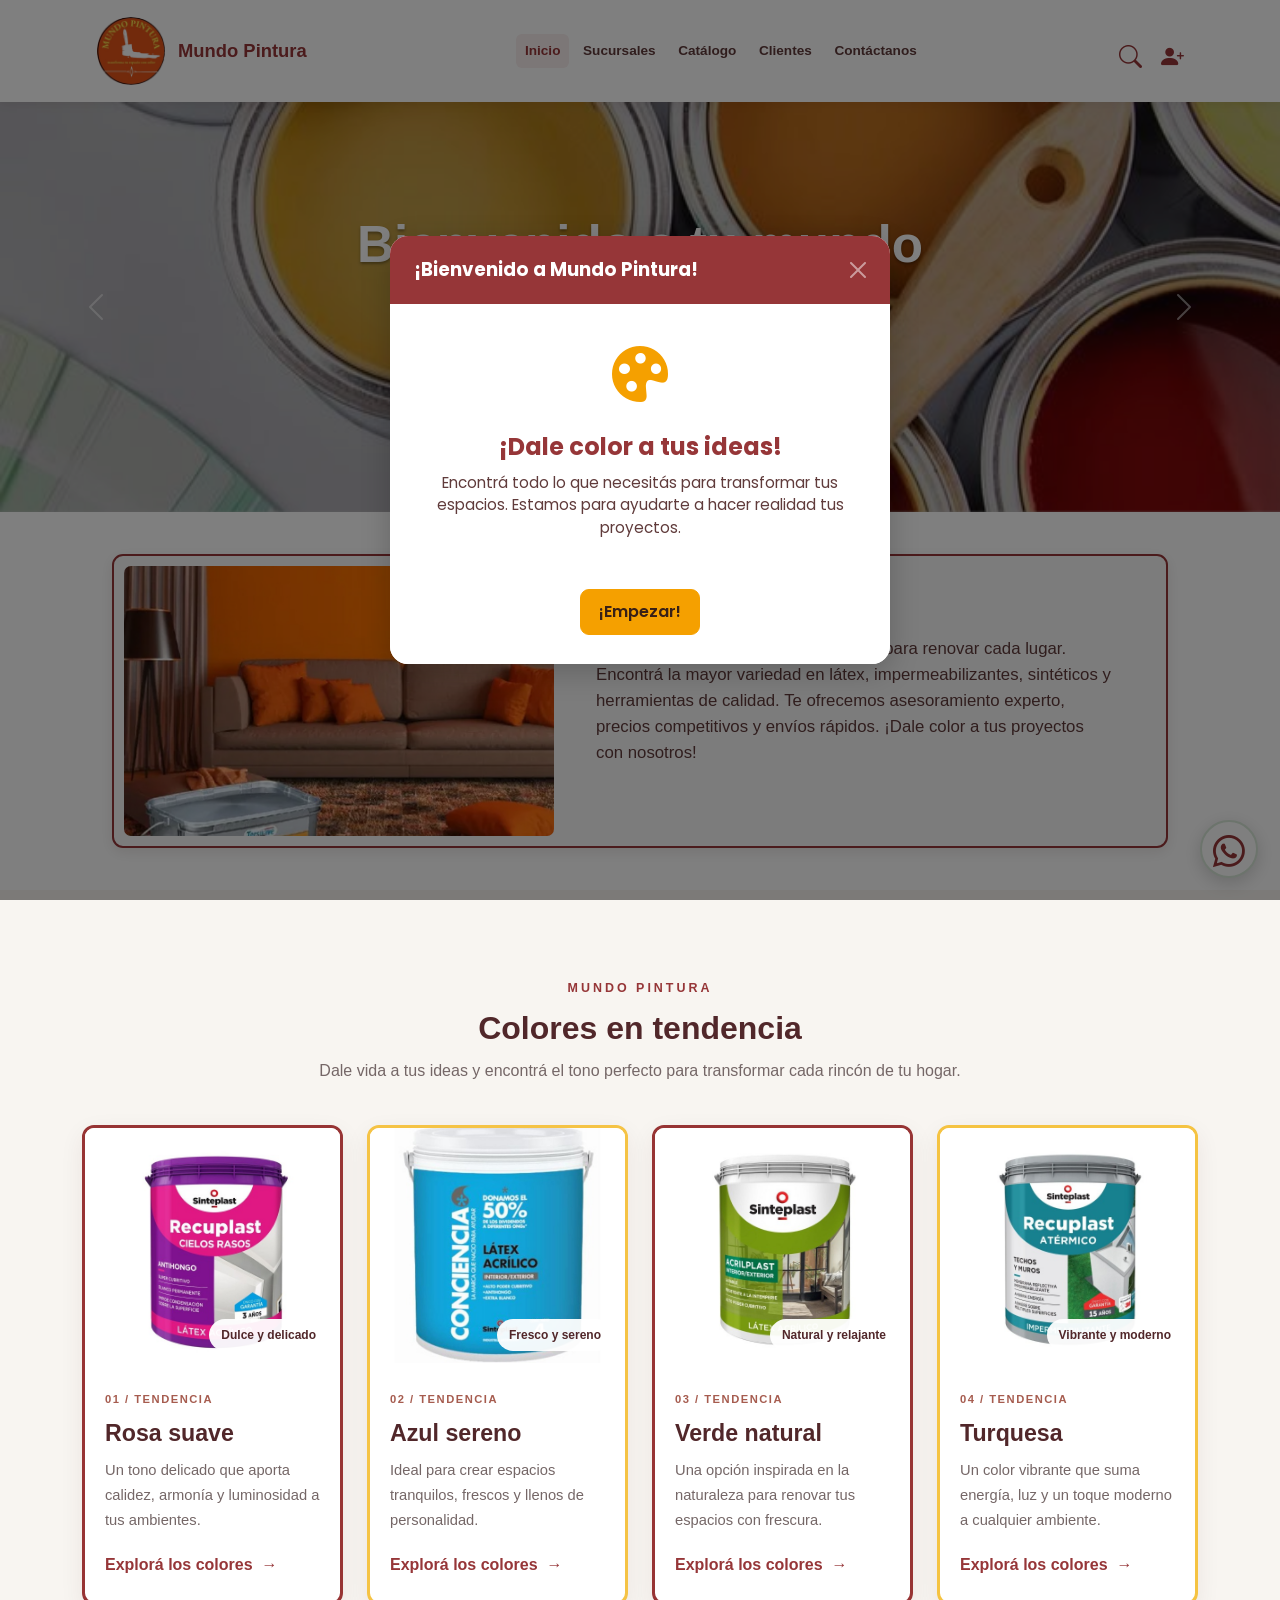
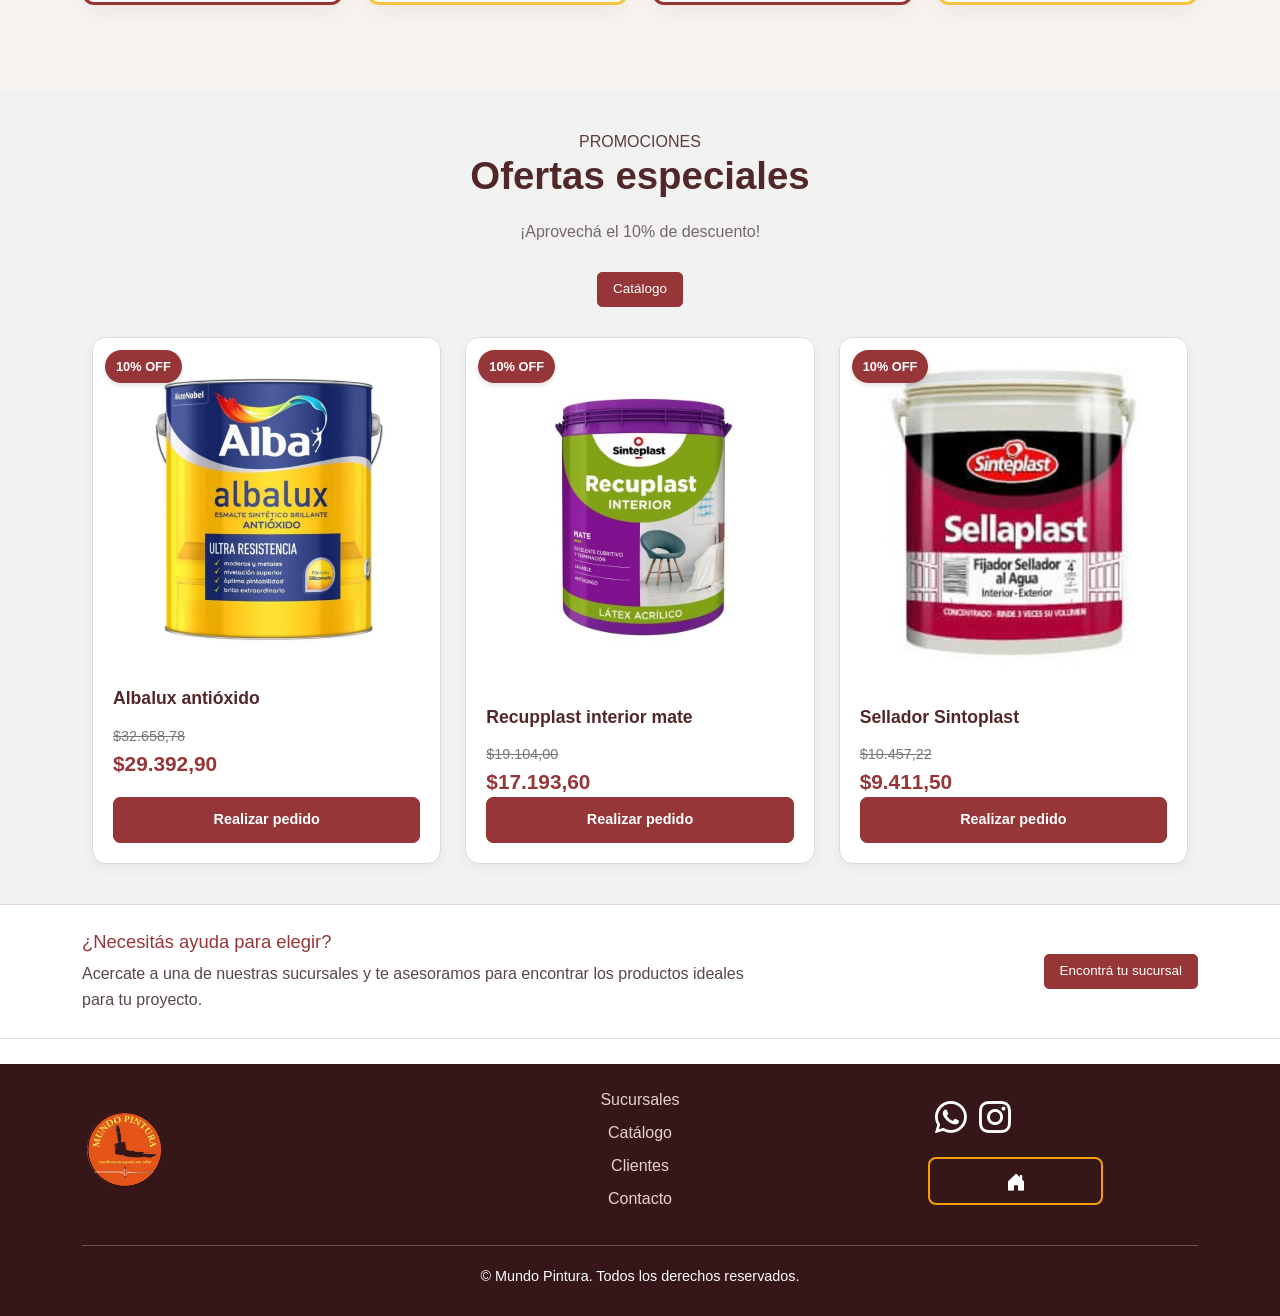
<file: index.html>
<!DOCTYPE html>
<html lang="es">

<head>
  <meta charset="UTF-8">
  <meta name="viewport" content="width=device-width, initial-scale=1.0">
 <link rel="icon" type="image/jpeg" href="img/lo1.png">

  <title>Mundo Pintura | Inicio</title>

  <!-- Bootstrap 5 -->
  <link
    href="https://cdn.jsdelivr.net/npm/bootstrap@5.3.3/dist/css/bootstrap.min.css"
    rel="stylesheet"
  >

  <!-- Bootstrap Icons -->
   <link rel="stylesheet" href="https://cdn.jsdelivr.net/npm/bootstrap-icons@1.11.3/font/bootstrap-icons.min.css">

  <!-- Tipografía externa Google Fonts: Poppins -->
<link rel="preconnect" href="https://fonts.googleapis.com">
<link rel="preconnect" href="https://fonts.gstatic.com" crossorigin>
<link href="https://fonts.googleapis.com/css2?family=Poppins:wght@400;500;600;700&display=swap" rel="stylesheet">


  <!-- Estilos propios -->
  <link href="style.css" rel="stylesheet">
</head>

<body>

  <!-- ========================================
       1. ENCABEZADO Y NAVEGACIÓN
  ========================================= -->

  <header class="site-header sticky-top">

   <nav class="navbar navbar-expand-lg navbar-contacto">
    <div class="container">

      <a class="navbar-brand d-flex align-items-center gap-2"
         href="index.html">
        <img src="img/lo1.png" alt="Logo Mundo Pintura">
        <span>Mundo Pintura</span>
      </a>

        <!-- Botón del menú para celulares -->
        <button
          class="navbar-toggler"
          type="button"
          data-bs-toggle="collapse"
          data-bs-target="#menuPrincipal"
          aria-controls="menuPrincipal"
          aria-expanded="false"
          aria-label="Abrir menú"
        >
          <span class="navbar-toggler-icon"></span>
        </button>

        <!-- Enlaces de navegación -->
        <div class="collapse navbar-collapse" id="menuPrincipal">

          <ul class="navbar-nav mx-auto align-items-lg-center">
<li class="nav-item"><a class="nav-link active" href="index.html">Inicio</a></li>
<li class="nav-item"><a class="nav-link" href="sucursale.html">Sucursales</a></li>
<li class="nav-item"><a class="nav-link" href="catalogo.html">Catálogo</a></li>
<li class="nav-item"><a class="nav-link" href="clientes.html">Clientes</a></li>
<li class="nav-item"><a class="nav-link" href="contactanos.html">Contáctanos</a></li>
</ul>

          <!-- Iconos del encabezado -->
          <div class="header-actions">

            <button
              type="button"
              class="icon-button"
              id="abrirBuscador"
              aria-label="Buscar"
            >
              <i class="bi bi-search" aria-hidden="true"></i>
            </button>

            <button
              type="button"
              class="icon-button"
              id="abrirPerfil"
              aria-label="Mi perfil"
            >
             <i class="bi bi-person-plus-fill"></i>
            </button>

           

          </div>
        </div>
      </div>
    </nav>

    <!-- Panel de búsqueda -->
    <div class="header-panel container d-none" id="panelBuscador">

      <input
        type="search"
        class="form-control"
        id="buscadorGeneral"
        placeholder="Buscar pinturas, colores, productos..."
        aria-label="Buscar productos"
      >

      <button type="button" class="btn btn-bordo" id="ejecutarBusqueda">
        Buscar
      </button>

      <button
        type="button"
        class="panel-close"
        data-close="panelBuscador"
        aria-label="Cerrar buscador"
      >
        &times;
      </button>

    </div>

    <!-- Panel de perfil -->
    <div class="header-panel profile-panel container d-none" id="panelPerfil">

      <button
        type="button"
        class="panel-close"
        data-close="panelPerfil"
        aria-label="Cerrar perfil"
      >
        &times;
      </button>

      <h2>Mi perfil</h2>

      <form class="row g-2" id="formPerfil">

        <div class="col-sm-5">
          <input
            type="email"
            class="form-control"
            placeholder="Correo electrónico"
            required
          >
        </div>

        <div class="col-sm-5">
          <input
            type="password"
            class="form-control"
            placeholder="Contraseña"
            required
          >
        </div>

        <div class="col-sm-2">
          <button type="submit" class="btn btn-bordo w-100">
            Ingresar
          </button>
        </div>

      </form>

      <small id="mensajePerfil"></small>

    </div>

  </header>





  <main>

    <!-- Carrusel de imágenes -->
    <section class="hero container-fluid px-0">

      <div
        class="carousel slide hero-carousel"
        data-bs-ride="carousel"
        id="carouselInicio"
      >

        <!-- Indicadores -->
        <div class="carousel-indicators">

          <button
            type="button"
            class="active"
            data-bs-target="#carouselInicio"
            data-bs-slide-to="0"
            aria-label="Foto 1"
            aria-current="true"
          ></button>

          <button
            type="button"
            data-bs-target="#carouselInicio"
            data-bs-slide-to="1"
            aria-label="Foto 2"
          ></button>

          <button
            type="button"
            data-bs-target="#carouselInicio"
            data-bs-slide-to="2"
            aria-label="Foto 3"
          ></button>

          <button
            type="button"
            data-bs-target="#carouselInicio"
            data-bs-slide-to="3"
            aria-label="Foto 4"
          ></button>

        </div>

        <!-- Imágenes -->
        <div class="carousel-inner">

          <div class="carousel-item active">
            <img
              src="img/carrucel1.jpeg"
              alt="Pinturas de colores"
              class="d-block w-100 hero-img"
            >
          </div>

          <div class="carousel-item">
            <img
              src="img/carrucel2.jpg"
              alt="Pinturas para el hogar"
              class="d-block w-100 hero-img"
            >
          </div>

          <div class="carousel-item">
            <img
              src="img/carrucel3.jpeg"
              alt="Variedad de colores"
              class="d-block w-100 hero-img"
            >
          </div>

          <div class="carousel-item">
            <img
              src="img/carrucel4.webp"
              alt="Productos de pintura"
              class="d-block w-100 hero-img"
            >
          </div>

        </div>

        
        <div class="hero-overlay">

          <h1>
            Bienvenido a tu mundo
            <br>
            de colores
          </h1>

          
          <a class="btn btn-bordo" href="contactanos.html">
            Contáctanos
          </a>

        </div>

        
        <button
          class="carousel-control-prev"
          type="button"
          data-bs-target="#carouselInicio"
          data-bs-slide="prev"
          aria-label="Imagen anterior"
        >
          <span class="carousel-control-prev-icon"></span>
        </button>

        <button
          class="carousel-control-next"
          type="button"
          data-bs-target="#carouselInicio"
          data-bs-slide="next"
          aria-label="Imagen siguiente"
        >
          <span class="carousel-control-next-icon"></span>
        </button>

      </div>
    </section>


   
    <section class="intro-section">

      <div class="container">

        <div class="intro-card row g-0 align-items-center">

          <div class="col-md-5">
            <img
              src="img/img1.jpeg"
              alt="Ambiente renovado con pintura"
              class="intro-img"
            >
          </div>

          <div class="col-md-7 intro-copy">
            <p>
              Bienvenido a Mundo Pintura, tu aliado para renovar cada lugar.
              Encontrá la mayor variedad en látex, impermeabilizantes,
              sintéticos y herramientas de calidad. Te ofrecemos asesoramiento
              experto, precios competitivos y envíos rápidos.
              ¡Dale color a tus proyectos con nosotros!
            </p>
          </div>

        </div>
      </div>
    </section>





  

<section class="seccion-tendencias" id="colores">

  <div class="container">

    <div class="encabezado-tendencias">
      <span class="etiqueta-tendencias">MUNDO PINTURA</span>

      <h2>Colores en tendencia</h2>

      <p>
        Dale vida a tus ideas y encontrá el tono perfecto
        para transformar cada rincón de tu hogar.
      </p>
    </div>

    <div class="row g-4">

      <!-- Tarjeta Rosa  -->
      <div class="col-12 col-sm-6 col-lg-3">
        <article class="tarjeta-color tarjeta-rosa">

          <div class="tarjeta-color-imagen">
            <img
              src="img/pintura1.jpeg"
              alt="Inspiración en tonos rosa suave"
            >
            <span class="color-etiqueta">Dulce y delicado</span>
          </div>

          <div class="tarjeta-color-contenido">
            <span class="numero-color">01 / TENDENCIA</span>
            <h3>Rosa suave</h3>

            <p>
              Un tono delicado que aporta calidez,
              armonía y luminosidad a tus ambientes.
            </p>

            <a href="catalogo.html" class="enlace-color">
              Explorá los colores <span>→</span>
            </a>
          </div>

        </article>
      </div>

      <!-- Tarjeta Azul -->
      <div class="col-12 col-sm-6 col-lg-3">
        <article class="tarjeta-color tarjeta-azul">

          <div class="tarjeta-color-imagen">
            <img
              src="img/pintura2.jpeg"
              alt="Inspiración en tonos azules"
            >
            <span class="color-etiqueta">Fresco y sereno</span>
          </div>

          <div class="tarjeta-color-contenido">
            <span class="numero-color">02 / TENDENCIA</span>
            <h3>Azul sereno</h3>

            <p>
              Ideal para crear espacios tranquilos,
              frescos y llenos de personalidad.
            </p>

            <a href="catalogo.html" class="enlace-color">
              Explorá los colores <span>→</span>
            </a>
          </div>

        </article>
      </div>

      <!--Tarjeta Verde -->
      <div class="col-12 col-sm-6 col-lg-3">
        <article class="tarjeta-color tarjeta-verde">

          <div class="tarjeta-color-imagen">
            <img
              src="img/pintura3.jpeg"
              alt="Inspiración en tonos verdes"
            >
            <span class="color-etiqueta">Natural y relajante</span>
          </div>

          <div class="tarjeta-color-contenido">
            <span class="numero-color">03 / TENDENCIA</span>
            <h3>Verde natural</h3>

            <p>
              Una opción inspirada en la naturaleza
              para renovar tus espacios con frescura.
            </p>

            <a href="catalogo.html" class="enlace-color">
              Explorá los colores <span>→</span>
            </a>
          </div>

        </article>
      </div>

      <!-- Tarjeta Turquesa -->
      <div class="col-12 col-sm-6 col-lg-3">
        <article class="tarjeta-color tarjeta-turquesa">

          <div class="tarjeta-color-imagen">
            <img
              src="img/pintura4.jpeg"
              alt="Inspiración en tonos turquesa"
            >
            <span class="color-etiqueta">Vibrante y moderno</span>
          </div>

          <div class="tarjeta-color-contenido">
            <span class="numero-color">04 / TENDENCIA</span>
            <h3>Turquesa</h3>

            <p>
              Un color vibrante que suma energía,
              luz y un toque moderno a cualquier ambiente.
            </p>

            <a href="catalogo.html" class="enlace-color">
              Explorá los colores <span>→</span>
            </a>
          </div>

        </article>
      </div>

    </div>

    

  </div>

</section>


    <!-- ========================================
          OFERTAS Y PRODUCTOS
    ========================================= -->

  
<section class="products-section ofertas-inicio" id="productos">
  <div class="container">

    <div class="ofertas-encabezado">
      <div>
        <span class="ofertas-etiqueta">PROMOCIONES</span>
        <h2 class="section-title">Ofertas especiales</h2>
        <p>¡Aprovechá el 10% de descuento!</p>
      </div>

      <a href="catalogo.html" class="btn btn-bordo">
        Catálogo 
      </a>
    </div>

    <div class="row g-4">

      <!-- OFERTA 1 -->
      <div class="col-12 col-sm-6 col-lg-4">
        <article class="oferta-card">
          <span class="oferta-descuento">10% OFF</span>

          <img
            src="img/pintura5.jpeg"
            alt="Recupplast atérmico"
            class="oferta-imagen"
          >

          <div class="oferta-contenido">
            <h3>Albalux antióxido</h3>

            <p class="precio-anterior">$32.658,78</p>
            <p class="precio-oferta">$29.392,90</p>

            <a href="catalogo.html" class="btn btn-oferta">
              Realizar pedido 
            </a>
          </div>
        </article>
      </div>

      <!-- OFERTA 2 -->
      <div class="col-12 col-sm-6 col-lg-4">
        <article class="oferta-card">
          <span class="oferta-descuento">10% OFF</span>

          <img
            src="img/pintura6.jpeg"
            alt="Recupplast interior mate"
            class="oferta-imagen"
          >

          <div class="oferta-contenido">
            <h3>Recupplast interior mate</h3>

            <p class="precio-anterior">$19.104,00</p>
            <p class="precio-oferta">$17.193,60</p>

            <a href="catalogo.html" class="btn btn-oferta">
              Realizar pedido 
            </a>
          </div>
        </article>
      </div>

      <!-- OFERTA 3 -->
      <div class="col-12 col-sm-6 col-lg-4">
        <article class="oferta-card">
          <span class="oferta-descuento">10% OFF</span>

          <img
            src="img/pintura7.jpeg"
            alt="Sellador Sintoplast"
            class="oferta-imagen"
          >

          <div class="oferta-contenido">
            <h3>Sellador Sintoplast</h3>

            <p class="precio-anterior">$10.457,22</p>
            <p class="precio-oferta">$9.411,50</p>

            <a href="catalogo.html" class="btn btn-oferta">
              Realizar pedido 
            </a>
          </div>
        </article>
      </div>

    </div>

  </div>
</section>

  </main>


 

  <section class="help-strip">

    <div class="container help-strip-content">

      <div>
        <h2>¿Necesitás ayuda para elegir?</h2>

        <p>
          Acercate a una de nuestras sucursales y te asesoramos
          para encontrar los productos ideales para tu proyecto.
        </p>
      </div>

      <a class="btn btn-bordo" href="sucursale.html">
        Encontrá tu sucursal
      </a>

    </div>
  </section>


  

     

 <!-- PIE DE PÁGINA -->
  <footer class="catalogo-footer">
    <div class="container">
      <div class="row align-items-center gy-2">

        <div class="col-md-4 text-center text-md-start">
          <a href="index.html">
            <img src="img/lo1.png"
                 alt="Mundo Pintura"
                 class="footer-logo">
          </a>

          
        </div>

        <div class="col-md-4 text-center">
          
          <a href="sucursale.html">Sucursales</a>
          <a href="catalogo.html">Catálogo</a>
          <a href="clientes.html">Clientes</a>
          <a href="contactanos.html">Contacto</a>
        </div>

        <div class="col-md-3 text-center text-md-end">
         
          <div class="footer-redes">
            <a href="https://wa.me/5492646607905"
               target="_blank" rel="noopener" aria-label="WhatsApp">
             <i class="bi bi-whatsapp"></i>
            </a>

            <a href="#" aria-label="Instagram">
             <i class="bi bi-instagram"></i>
            </a>
          </div>

          <a href="index.html" class="volver-inicio">
            <i class="bi bi-house-door-fill" aria-hidden="true"></i>

          </a>
        </div>

      </div>

      <div class="footer-final">
        <p>© Mundo Pintura. Todos los derechos reservados.</p>
      </div>
    </div>
  </footer>

  
   

  <!-- Acceso flotante a WhatsApp -->
  <a
    class="whatsapp-catalogo"
   href="https://wa.me/5492646607905"
    aria-label="WhatsApp"
    target="_blank"
    rel="noopener"
  >
   <i class="bi bi-whatsapp"></i>
  </a>

 

  <!-- MODAL DE BIENVENIDA -->
<div class="modal fade" id="modalBienvenida" tabindex="-1"
     aria-labelledby="tituloBienvenida" aria-hidden="true">
  <div class="modal-dialog modal-dialog-centered">
    <div class="modal-content modal-mundo-pintura">

      <div class="modal-header">
        <h5 class="modal-title" id="tituloBienvenida">
          ¡Bienvenido a Mundo Pintura!
        </h5>
        <button type="button" class="btn-close btn-close-white"
                data-bs-dismiss="modal" aria-label="Cerrar"></button>
      </div>

      <div class="modal-body text-center">
        <i class="bi bi-palette-fill icono-modal"></i>
        <h4>¡Dale color a tus ideas!</h4>
        <p>
          Encontrá todo lo que necesitás para transformar tus espacios.
          Estamos para ayudarte a hacer realidad tus proyectos.
        </p>
      </div>

      <div class="modal-footer justify-content-center">
        <button type="button" class="btn btn-modal-naranja"
                data-bs-dismiss="modal">
          ¡Empezar!
        </button>
      </div>

    </div>
  </div>
</div>
  

  <!-- Bootstrap -->
  <script src="https://cdn.jsdelivr.net/npm/bootstrap@5.3.3/dist/js/bootstrap.bundle.min.js"></script>

  <!-- Funciones del sitio -->
  <script src="script.js"></script>

</body>
</html>
</file>
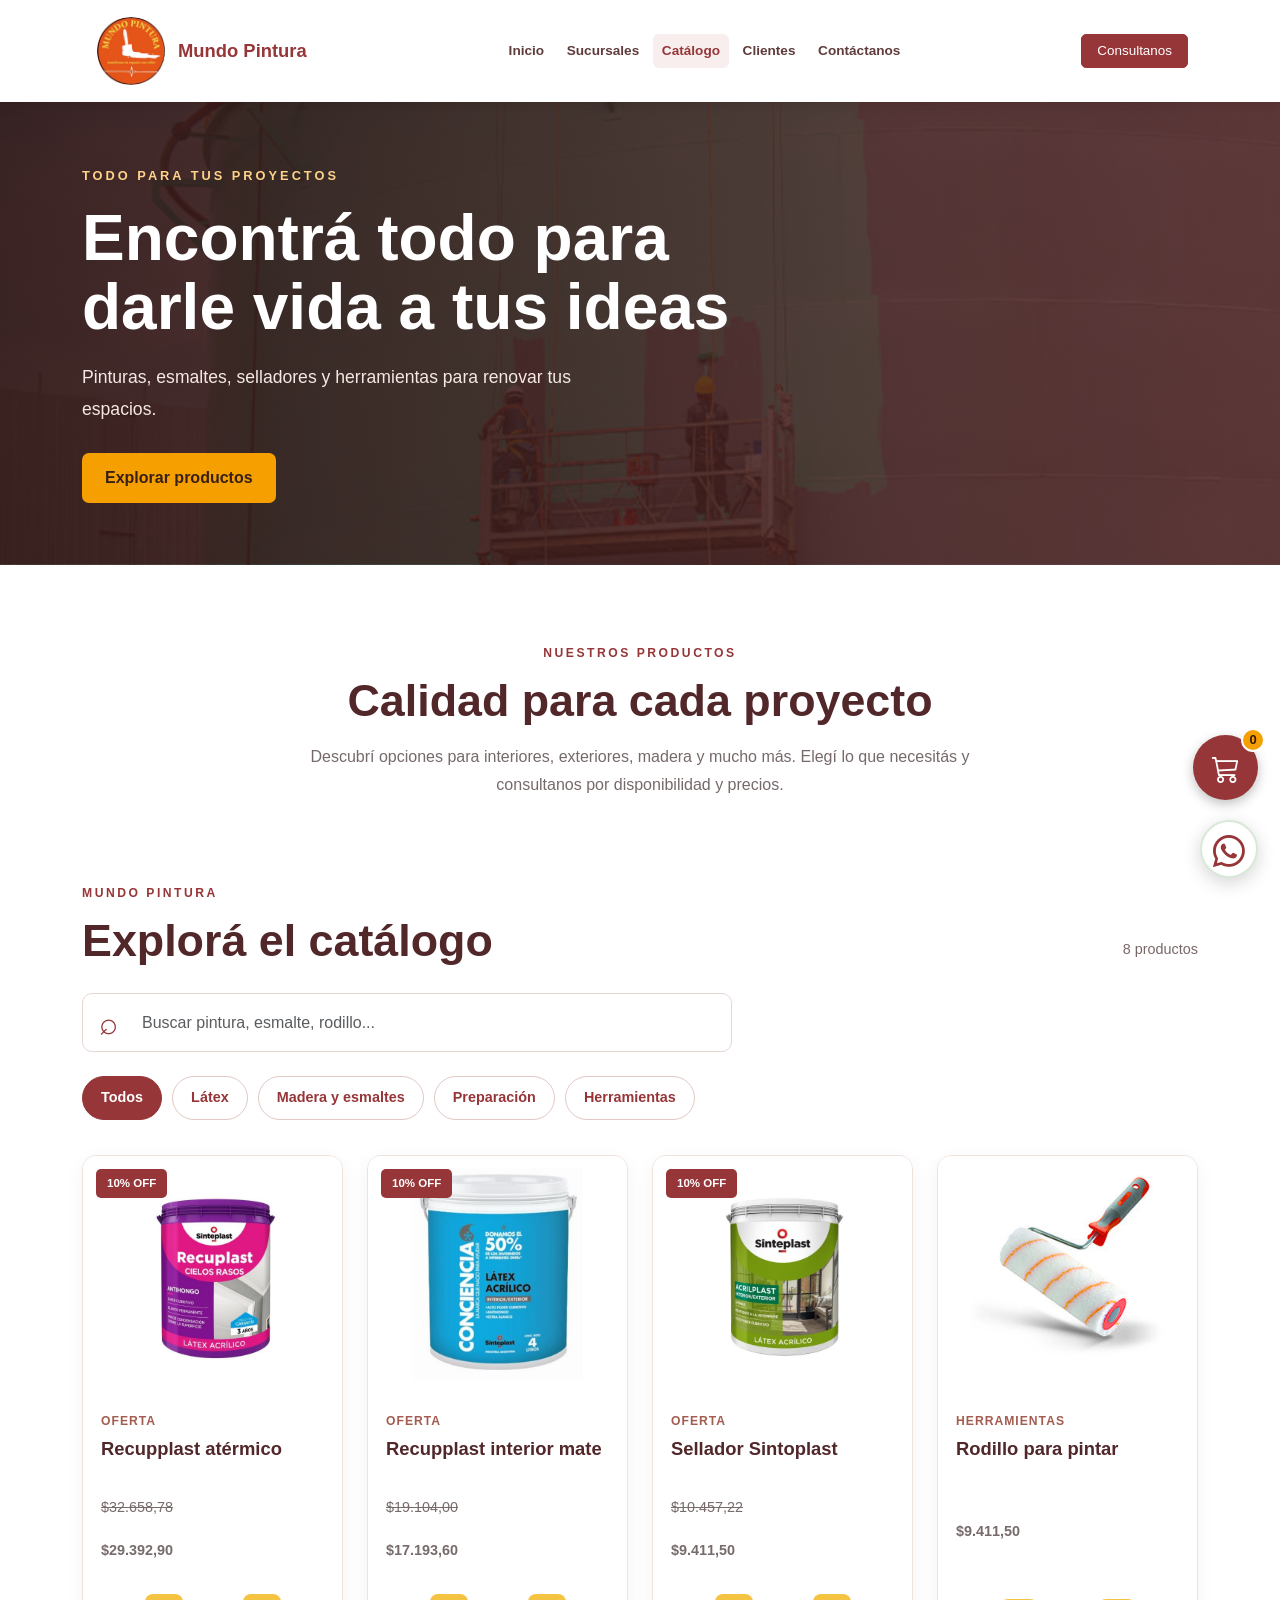
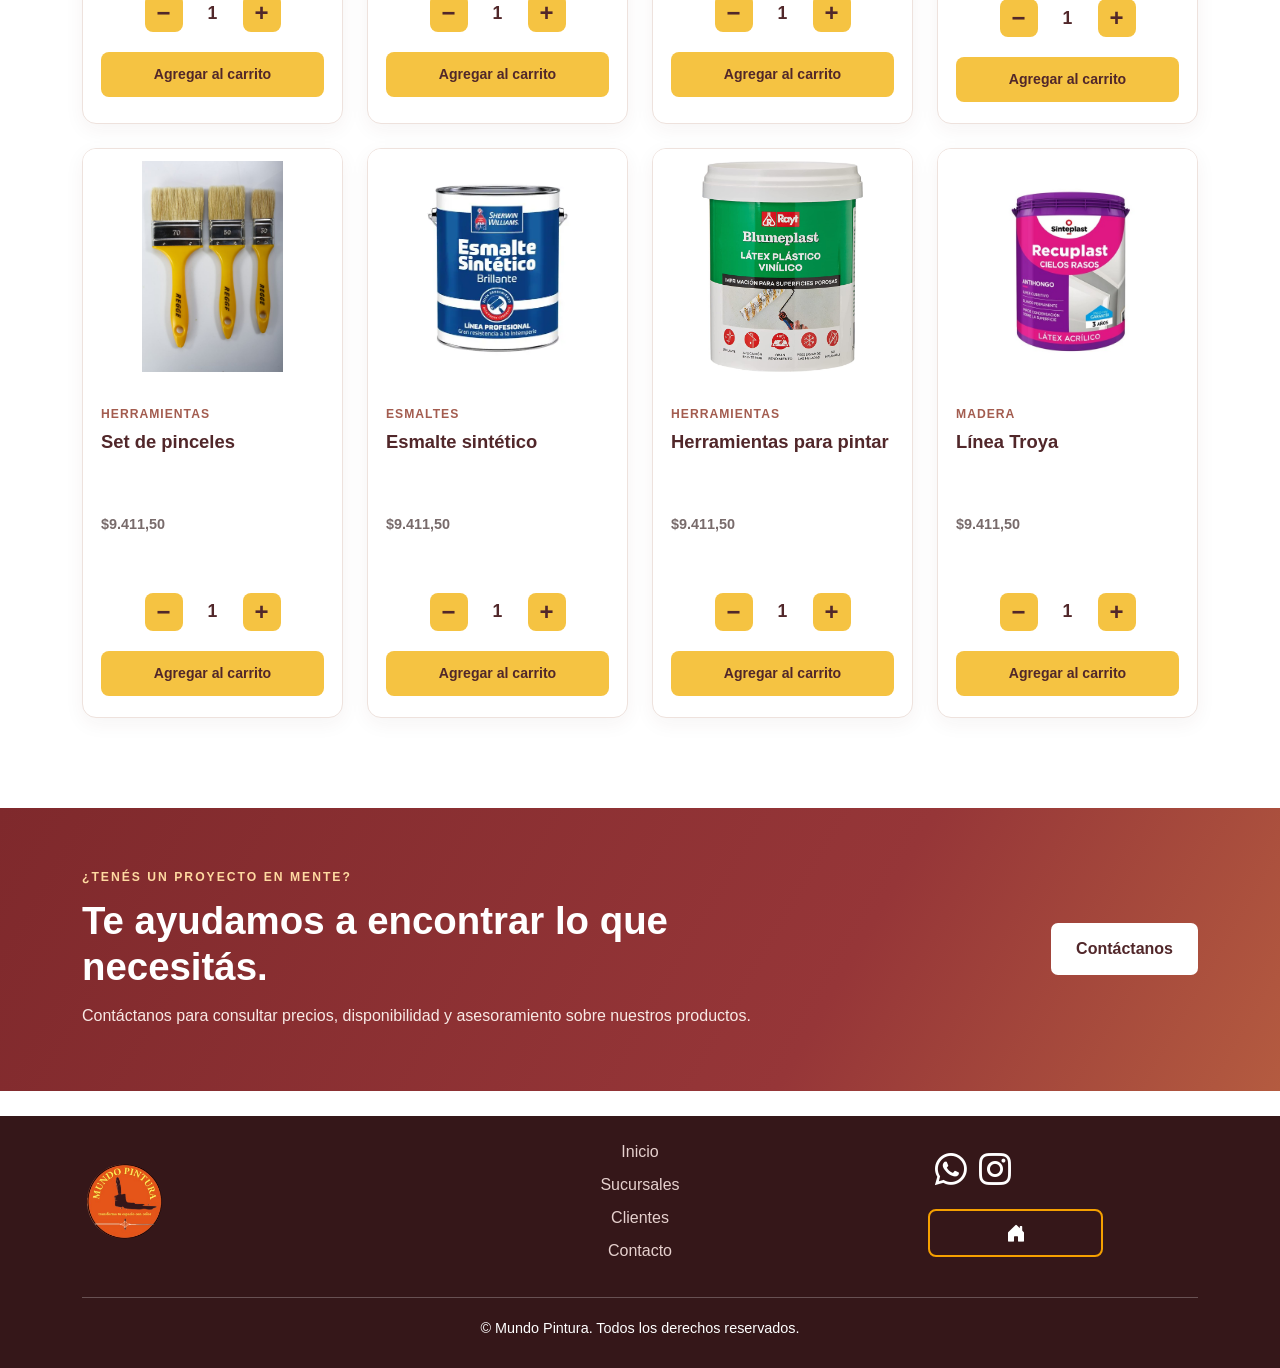
<file: catalogo.html>
<!DOCTYPE html>
<html lang="es">
<head>
  <meta charset="UTF-8">
  <meta name="viewport" content="width=device-width, initial-scale=1.0">
  <link rel="icon" type="image/jpeg" href="img/lo1.png">

  <title>Mundo Pintura | Catálogo</title>

  <!-- Bootstrap 5 -->
  <link
    href="https://cdn.jsdelivr.net/npm/bootstrap@5.3.3/dist/css/bootstrap.min.css"
    rel="stylesheet"
  >

  <!-- Iconos Bootstrap -->
  <link
    rel="stylesheet"
    href="https://cdn.jsdelivr.net/npm/bootstrap-icons@1.11.3/font/bootstrap-icons.min.css"
  >


<!-- Tipografía externa Google Fonts: Poppins -->
<link rel="preconnect" href="https://fonts.googleapis.com">
<link rel="preconnect" href="https://fonts.gstatic.com" crossorigin>
<link href="https://fonts.googleapis.com/css2?family=Poppins:wght@400;500;600;700&display=swap" rel="stylesheet">

  <!-- Estilos propios -->
  <link href="style.css" rel="stylesheet">
</head>

<body>

 
  <header class="catalogo-header sticky-top">
    <nav class="navbar navbar-expand-lg navbar-contacto">
    <div class="container">

      <a class="navbar-brand d-flex align-items-center gap-2"
         href="index.html">
        <img src="img/lo1.png" alt="Logo Mundo Pintura">
        <span>Mundo Pintura</span>
      </a>

        <button
          class="navbar-toggler"
          type="button"
          data-bs-toggle="collapse"
          data-bs-target="#menuCatalogo"
          aria-controls="menuCatalogo"
          aria-expanded="false"
          aria-label="Abrir menú"
        >
          <span class="navbar-toggler-icon"></span>
        </button>

        <div class="collapse navbar-collapse" id="menuCatalogo">
          <ul class="navbar-nav mx-auto align-items-lg-center">
<li class="nav-item"><a class="nav-link" href="index.html">Inicio</a></li>
<li class="nav-item"><a class="nav-link" href="sucursale.html">Sucursales</a></li>
<li class="nav-item"><a class="nav-link active" href="catalogo.html">Catálogo</a></li>
<li class="nav-item"><a class="nav-link" href="clientes.html">Clientes</a></li>
<li class="nav-item"><a class="nav-link" href="contactanos.html">Contáctanos</a></li>
</ul>

          <a href="contactanos.html" class="btn btn-bordo">
            Consultanos
          </a>
        </div>

      </div>
    </nav>
  </header>


  <main>

    <!-- BANNER PRINCIPAL -->
    <section class="catalogo-hero">
      <div class="catalogo-hero-fondo"></div>

      <div class="container catalogo-hero-contenido">
        <span class="catalogo-etiqueta">
          TODO PARA TUS PROYECTOS
        </span>

        <h1>
          Encontrá todo para<br>
          darle vida a tus ideas
        </h1>

        <p>
          Pinturas, esmaltes, selladores y herramientas
          para renovar tus espacios.
        </p>

        <a href="#productos" class="btn btn-naranja">
          Explorar productos
        </a>
      </div>
    </section>


    
    <section class="catalogo-presentacion">
      <div class="container text-center">
        <span class="subtitulo-seccion">NUESTROS PRODUCTOS</span>

        <h2>Calidad para cada proyecto</h2>

        <p>
          Descubrí opciones para interiores, exteriores,
          madera y mucho más. Elegí lo que necesitás
          y consultanos por disponibilidad y precios.
        </p>
      </div>
    </section>


    <!-- CATÁLOGO -->
    <section class="catalogo-productos" id="productos">
      <div class="container">

        <div class="catalogo-titulo">
          <div>
            <span class="subtitulo-seccion">MUNDO PINTURA</span>
            <h2>Explorá el catálogo</h2>
          </div>

          <span class="cantidad-resultados" id="cantidadProductos">
            8 productos
          </span>
        </div>


        <!-- BUSCADOR -->
        <div class="catalogo-buscador">
          <span class="simbolo-busqueda" aria-hidden="true">⌕</span>

          <input
            type="search"
            id="buscarProducto"
            class="form-control"
            placeholder="Buscar pintura, esmalte, rodillo..."
            aria-label="Buscar productos"
          >
        </div>


        <!-- FILTROS -->
        <div class="catalogo-filtros" aria-label="Filtrar productos">

          <button
            class="filtro-btn activo"
            type="button"
            data-filtro="todos"
            aria-pressed="true"
          >
            Todos
          </button>

          <button
            class="filtro-btn"
            type="button"
            data-filtro="latex"
            aria-pressed="false"
          >
            Látex
          </button>

          <button
            class="filtro-btn"
            type="button"
            data-filtro="madera"
            aria-pressed="false"
          >
            Madera y esmaltes
          </button>

          <button
            class="filtro-btn"
            type="button"
            data-filtro="preparacion"
            aria-pressed="false"
          >
            Preparación
          </button>

          <button
            class="filtro-btn"
            type="button"
            data-filtro="herramientas"
            aria-pressed="false"
          >
            Herramientas
          </button>

        </div>





        <!-- TARJETAS DE PRODUCTOS -->
        <div class="row g-4" id="listaProductos">


          <!-- OFERTA 1 -->
          <div
            class="col-12 col-sm-6 col-lg-3 producto-item"
            data-categoria="preparacion"
            data-nombre="recupplast atérmico oferta"
            data-precio="29392.90"
          >
            <article class="producto-tarjeta">

              <div class="producto-imagen">
                <span class="producto-etiqueta">10% OFF</span>

                <img
                  src="img/pintura1.jpeg"
                  alt="Recupplast atérmico"
                  loading="lazy"
                >
              </div>

              <div class="producto-info">
                <span class="producto-categoria">Oferta</span>
                <h3>Recupplast atérmico</h3>

                <p class="precio-anterior">$32.658,78</p>
                <p class="precio-oferta">$29.392,90</p>

                <div class="selector-cantidad">
                  <button
                    type="button"
                    class="cantidad-btn"
                    data-cambio="-1"
                    aria-label="Restar una unidad"
                  >−</button>

                  <span class="cantidad-valor" aria-live="polite">1</span>

                  <button
                    type="button"
                    class="cantidad-btn"
                    data-cambio="1"
                    aria-label="Agregar una unidad"
                  >+</button>
                </div>

                <button type="button" class="producto-boton" data-agregar>
                  Agregar al carrito
                </button>
              </div>

            </article>
          </div>


          <!-- OFERTA 2 -->
          <div
            class="col-12 col-sm-6 col-lg-3 producto-item"
            data-categoria="latex"
            data-nombre="recupplast interior mate oferta"
            data-precio="17193.60"
          >
            <article class="producto-tarjeta">

              <div class="producto-imagen">
                <span class="producto-etiqueta">10% OFF</span>

                <img
                  src="img/pintura2.jpeg"
                  alt="Recupplast interior mate"
                  loading="lazy"
                >
              </div>

              <div class="producto-info">
                <span class="producto-categoria">Oferta</span>
                <h3>Recupplast interior mate</h3>

                <p class="precio-anterior">$19.104,00</p>
                <p class="precio-oferta">$17.193,60</p>

                <div class="selector-cantidad">
                  <button type="button" class="cantidad-btn"
                          data-cambio="-1" aria-label="Restar una unidad">−</button>
                  <span class="cantidad-valor" aria-live="polite">1</span>
                  <button type="button" class="cantidad-btn"
                          data-cambio="1" aria-label="Agregar una unidad">+</button>
                </div>

                <button type="button" class="producto-boton" data-agregar>
                  Agregar al carrito
                </button>
              </div>

            </article>
          </div>


          <!-- OFERTA 3 -->
          <div
            class="col-12 col-sm-6 col-lg-3 producto-item"
            data-categoria="preparacion"
            data-nombre="sellador sintoplast oferta"
            data-precio="9411.50"
          >
            <article class="producto-tarjeta">

              <div class="producto-imagen">
                <span class="producto-etiqueta">10% OFF</span>

                <img
                  src="img/pintura3.jpeg"
                  alt="Sellador Sintoplast"
                  loading="lazy"
                >
              </div>

              <div class="producto-info">
                <span class="producto-categoria">Oferta</span>
                <h3>Sellador Sintoplast</h3>

                <p class="precio-anterior">$10.457,22</p>
                <p class="precio-oferta">$9.411,50</p>

                <div class="selector-cantidad">
                  <button type="button" class="cantidad-btn"
                          data-cambio="-1" aria-label="Restar una unidad">−</button>
                  <span class="cantidad-valor" aria-live="polite">1</span>
                  <button type="button" class="cantidad-btn"
                          data-cambio="1" aria-label="Agregar una unidad">+</button>
                </div>

                <button type="button" class="producto-boton" data-agregar>
                  Agregar al carrito
                </button>
              </div>

            </article>
          </div>


          <!-- PRODUCTO 4 -->
          <div
            class="col-12 col-sm-6 col-lg-3 producto-item"
            data-categoria="herramientas"
            data-nombre="rodillo para pintar herramienta"
            data-precio=""
          >
            <article class="producto-tarjeta">

              <div class="producto-imagen">
                <img src="img/pintura8.jpeg"
                     alt="Rodillo para pintar" loading="lazy">
              </div>

              <div class="producto-info">
                <span class="producto-categoria">Herramientas</span>
                <h3>Rodillo para pintar</h3>
               
               <br> <p class="precio-oferta">$9.411,50</p><br>

                <div class="selector-cantidad">
                  <button type="button" class="cantidad-btn"
                          data-cambio="-1" aria-label="Restar una unidad">−</button>
                  <span class="cantidad-valor" aria-live="polite">1</span>
                  <button type="button" class="cantidad-btn"
                          data-cambio="1" aria-label="Agregar una unidad">+</button>
                </div>

                <button type="button" class="producto-boton" data-agregar>
                  Agregar al carrito
                </button>
              </div>

            </article>
          </div>


          <!-- PRODUCTO 5 -->
          <div
            class="col-12 col-sm-6 col-lg-3 producto-item"
            data-categoria="herramientas"
            data-nombre="set pinceles brochas herramientas"
            data-precio=""
          >
            <article class="producto-tarjeta">

              <div class="producto-imagen">
                <img src="img/pintura9.jpeg"
                     alt="Set de pinceles" loading="lazy">
              </div>

              <div class="producto-info">
                <span class="producto-categoria">Herramientas</span>
                <h3>Set de pinceles</h3>
               
                 <br> <p class="precio-oferta">$9.411,50</p><br>


                <div class="selector-cantidad">
                  <button type="button" class="cantidad-btn"
                          data-cambio="-1" aria-label="Restar una unidad">−</button>
                  <span class="cantidad-valor" aria-live="polite">1</span>
                  <button type="button" class="cantidad-btn"
                          data-cambio="1" aria-label="Agregar una unidad">+</button>
                </div>

                <button type="button" class="producto-boton" data-agregar>
                  Agregar al carrito
                </button>
              </div>

            </article>
          </div>


          <!-- PRODUCTO 6 -->
          <div
            class="col-12 col-sm-6 col-lg-3 producto-item"
            data-categoria="madera"
            data-nombre="esmalte sintético madera metal"
            data-precio=""
          >
            <article class="producto-tarjeta">

              <div class="producto-imagen">
                <img src="img/pintura10.webp"
                     alt="Esmalte sintético" loading="lazy">
              </div>

              <div class="producto-info">
                <span class="producto-categoria">Esmaltes</span>
                <h3>Esmalte sintético</h3>
               
                <br> <p class="precio-oferta">$9.411,50</p><br>


                <div class="selector-cantidad">
                  <button type="button" class="cantidad-btn"
                          data-cambio="-1" aria-label="Restar una unidad">−</button>
                  <span class="cantidad-valor" aria-live="polite">1</span>
                  <button type="button" class="cantidad-btn"
                          data-cambio="1" aria-label="Agregar una unidad">+</button>
                </div>

                <button type="button" class="producto-boton" data-agregar>
                  Agregar al carrito
                </button>
              </div>

            </article>
          </div>


          <!-- PRODUCTO 7 -->
          <div
            class="col-12 col-sm-6 col-lg-3 producto-item"
            data-categoria="herramientas"
            data-nombre="herramientas para pintar"
            data-precio=""
          >
            <article class="producto-tarjeta">

              <div class="producto-imagen">
                <img src="img/pintura11.png"
                     alt="Herramientas para pintar" loading="lazy">
              </div>

              <div class="producto-info">
                <span class="producto-categoria">Herramientas</span>
                <h3>Herramientas para pintar</h3>
               
 <br> <p class="precio-oferta">$9.411,50</p><br>

                <div class="selector-cantidad">
                  <button type="button" class="cantidad-btn"
                          data-cambio="-1" aria-label="Restar una unidad">−</button>
                  <span class="cantidad-valor" aria-live="polite">1</span>
                  <button type="button" class="cantidad-btn"
                          data-cambio="1" aria-label="Agregar una unidad">+</button>
                </div>

                <button type="button" class="producto-boton" data-agregar>
                  Agregar al carrito
                </button>
              </div>

            </article>
          </div>


          <!-- PRODUCTO 8 -->
          <div
            class="col-12 col-sm-6 col-lg-3 producto-item"
            data-categoria="madera"
            data-nombre="troya impregnantes barnices lacas madera"
            data-precio=""
          >
            <article class="producto-tarjeta">

              <div class="producto-imagen">
                <img src="img/pintura1.jpeg"
                     alt="Producto Troya para madera" loading="lazy">
              </div>

              <div class="producto-info">
                <span class="producto-categoria">Madera</span>
                <h3>Línea Troya</h3>
 <br> <p class="precio-oferta">$9.411,50</p><br>


                <div class="selector-cantidad">
                  <button type="button" class="cantidad-btn"
                          data-cambio="-1" aria-label="Restar una unidad">−</button>
                  <span class="cantidad-valor" aria-live="polite">1</span>
                  <button type="button" class="cantidad-btn"
                          data-cambio="1" aria-label="Agregar una unidad">+</button>
                </div>

                <button type="button" class="producto-boton" data-agregar>
                  Agregar al carrito
                </button>
              </div>

            </article>
          </div>

        </div>


       
        <p id="sinResultados" class="sin-resultados" hidden>
          No encontramos productos con esa búsqueda.
          Probá con otro nombre o categoría.
        </p>

      </div>
    </section>


    
    <section class="catalogo-cta">
      <div class="container catalogo-cta-contenido">
        <div>
          <span>¿TENÉS UN PROYECTO EN MENTE?</span>
          <h2>Te ayudamos a encontrar lo que necesitás.</h2>
          <p>
            Contáctanos para consultar precios, disponibilidad
            y asesoramiento sobre nuestros productos.
          </p>
        </div>

        <a href="contactanos.html" class="btn btn-claro">
          Contáctanos
        </a>
      </div>
    </section>

  </main>


 
  <button
    type="button"
    class="carrito-flotante"
    id="abrirCarrito"
    aria-label="Abrir carrito de compras"
    aria-expanded="false"
  >
   <i class="bi bi-cart3"></i>
    <span class="carrito-contador" id="cartCount">0</span>
  </button>


 
     <!-- PANEL DEL CARRITO -->
<section
  class="carrito-panel"
  id="panelCarrito"
  aria-label="Carrito de compras"
  aria-hidden="true"
  hidden
>
  <div class="carrito-panel-encabezado">
    <h2>Mi carrito</h2>
    <button type="button" id="cerrarCarrito" aria-label="Cerrar carrito">
      ×
    </button>
  </div>

  <div id="listaCarrito" class="lista-carrito">
    <p>Tu carrito está vacío.</p>
  </div>

  <div class="carrito-resumen">
    <p id="totalCarrito">Total con precio conocido: $0,00</p>
    <p class="nota-carrito">
      Los productos sin precio confirmado requieren consulta.
    </p>

    <button type="button" id="vaciarCarrito" class="btn-vaciar-carrito">
      Vaciar carrito
    </button>

    <button
      type="button"
      id="finalizarCompra"
      class="producto-boton"
    >
      Finalizar pedido
    </button>
  </div>


  </section>


    <!--FINALIZAR EL PEDIDO -->
<div
  class="modal fade"
  id="modalPedido"
  tabindex="-1"
  aria-labelledby="tituloModalPedido"
  aria-hidden="true"
>
  <div class="modal-dialog modal-dialog-centered modal-dialog-scrollable">
    <div class="modal-content">

      <div class="modal-header">
        <h2 class="modal-title fs-5" id="tituloModalPedido">
          Datos de tu pedido
        </h2>

        <button
          type="button"
          class="btn-close"
          data-bs-dismiss="modal"
          aria-label="Cerrar"
        ></button>
      </div>

      <div class="modal-body">



      <form id="formularioPedido">
  <div class="mb-3">
    <label for="clienteNombre" class="form-label">
      Nombre y apellido
    </label>
    <input
      type="text"
      id="clienteNombre"
      class="form-control"
      autocomplete="name"
      required
    >
  </div>

  <div class="mb-3">
    <label for="clienteTelefono" class="form-label">
      Teléfono de contacto
    </label>
    <input
      type="tel"
      id="clienteTelefono"
      class="form-control"
      autocomplete="tel"
      required
    >
  </div>

  <div class="mb-3">
    <label for="formaPago" class="form-label">
      Forma de pago
    </label>
    <select id="formaPago" class="form-select" required>
      <option value="">Seleccioná una opción</option>
      <option value="Efectivo">Efectivo</option>
      <option value="Transferencia">Transferencia</option>
    </select>
  </div>

  <div class="mb-3">
    <label for="tipoEntrega" class="form-label">
      ¿Cómo querés recibir tu pedido?
    </label>
    <select id="tipoEntrega" class="form-select" required>
      <option value="">Seleccioná una opción</option>
      <option value="Retiro por sucursal">Retirar por una sucursal</option>
      <option value="Envío a domicilio">Envío a domicilio</option>
    </select>
  </div>

  <div id="datosRetiro" hidden>
    <p>Podés retirar tu pedido por cualquiera de nuestras sucursales.</p>

    <div class="mb-3">
      <label for="sucursalRetiro" class="form-label">
        Sucursal elegida (opcional)
      </label>
      <input
        type="text"
        id="sucursalRetiro"
        class="form-control"
        placeholder="Nombre o ubicación de la sucursal"
      >
    </div>
  </div>

  <div id="datosEnvio" hidden>
    <div class="mb-3">
      <label for="direccionEntrega" class="form-label">
        Dirección de entrega
      </label>
      <input
        type="text"
        id="direccionEntrega"
        class="form-control"
        autocomplete="street-address"
      >
    </div>

    <div class="mb-3">
      <label for="localidadEntrega" class="form-label">
        Localidad
      </label>
      <input
        type="text"
        id="localidadEntrega"
        class="form-control"
      >
    </div>

    <div class="mb-3">
      <label for="referenciasEntrega" class="form-label">
        Referencias (opcional)
      </label>
      <textarea
        id="referenciasEntrega"
        class="form-control"
        rows="2"
        placeholder="Piso, departamento, entre calles..."
      ></textarea>
    </div>
  </div>

  <div class="d-grid gap-2 mt-4">
    <button type="submit" class="producto-boton">
      Continuar por WhatsApp
    </button>

    <button
      type="button"
      id="volverCarrito"
      class="btn-vaciar-carrito"
      data-bs-dismiss="modal"
    >
      Volver al carrito
    </button>
  </div>
</form>


      </div>

    </div>
  </div>
</div>




 <!-- PIE DE PÁGINA -->
  <footer class="catalogo-footer">
    <div class="container">
      <div class="row align-items-center gy-2">

        <div class="col-md-4 text-center text-md-start">
          <a href="index.html">
            <img src="img/lo1.png"
                 alt="Mundo Pintura"
                 class="footer-logo">
          </a>

          
        </div>

        <div class="col-md-4 text-center">
          
          <a href="index.html">Inicio</a>
          <a href="sucursale.html">Sucursales</a>
          <a href="clientes.html">Clientes</a>
          <a href="contactanos.html">Contacto</a>
        </div>

        <div class="col-md-3 text-center text-md-end">
         
          <div class="footer-redes">
            <a href="https://wa.me/5492646607905"
               target="_blank" rel="noopener" aria-label="WhatsApp">
             <i class="bi bi-whatsapp"></i>
            </a>

            <a href="#" aria-label="Instagram">
             <i class="bi bi-instagram"></i>
            </a>
          </div>

          <a href="index.html" class="volver-inicio">
            <i class="bi bi-house-door-fill" aria-hidden="true"></i>

          </a>
        </div>

      </div>

      <div class="footer-final">
        <p>© Mundo Pintura. Todos los derechos reservados.</p>
      </div>
    </div>
  </footer>

  <!-- WHATSAPP -->
  <a
    class="whatsapp-catalogo"
    href="https://wa.me/5492646607905"
    target="_blank"
    rel="noopener"
    aria-label="Consultar por WhatsApp"
  >
   <i class="bi bi-whatsapp"></i>
  </a>


<!-- MODAL PRODUCTO AGREGADO -->
<div class="modal fade" id="modalProductoAgregado" tabindex="-1"
     aria-hidden="true">
  <div class="modal-dialog modal-dialog-centered">
    <div class="modal-content modal-mundo-pintura">

      <div class="modal-header">
        <h5 class="modal-title">¡Producto agregado!</h5>
        <button type="button" class="btn-close btn-close-white"
                data-bs-dismiss="modal"></button>
      </div>

      <div class="modal-body text-center">
        <i class="bi bi-cart-check-fill icono-modal"></i>
        <h4>¡Genial!</h4>
        <p id="mensajeProductoAgregado">
          El producto se agregó correctamente a tu carrito.
        </p>
      </div>

      <div class="modal-footer justify-content-center">
        <button class="btn btn-modal-claro" data-bs-dismiss="modal">
          Seguir comprando
        </button>
        <button class="btn btn-modal-naranja" id="btnVerCarritoModal"
                data-bs-dismiss="modal">
          Ver carrito
        </button>
      </div>

    </div>
  </div>
</div>


  <!-- BOOTSTRAP -->
  <script src="https://cdn.jsdelivr.net/npm/bootstrap@5.3.3/dist/js/bootstrap.bundle.min.js"></script>
  <script src="script.js"></script>


  <!-- BUSCADOR, FILTROS Y CARRITO -->
  <script>
    // BUSCADOR Y FILTROS
    const buscador = document.getElementById("buscarProducto");
    const filtros = document.querySelectorAll(".filtro-btn");
    const productos = document.querySelectorAll(".producto-item");
    const cantidadResultados = document.getElementById("cantidadProductos");
    const mensajeVacio = document.getElementById("sinResultados");

    let categoriaActual = "todos";
    // Recuperar la búsqueda enviada desde otra página
    const parametrosURL = new URLSearchParams(window.location.search);
    const busquedaInicial = parametrosURL.get("buscar");

    if (buscador && busquedaInicial) {
      buscador.value = busquedaInicial;
    }

    function normalizar(texto) {
      return texto
        .toLowerCase()
        .normalize("NFD")
        .replace(/[\u0300-\u036f]/g, "");
    }

    function filtrarProductos(){
    const texto = normalizar((buscador?.value || "").trim());
      let visibles = 0;

      productos.forEach(function(producto) {
        const nombre = normalizar(
          (producto.dataset.nombre || "") + " " +
          producto.textContent
        );

        const categoria = producto.dataset.categoria;
        const coincideTexto = nombre.includes(texto);
        const coincideCategoria =
          categoriaActual === "todos" ||
          categoria === categoriaActual;

        const mostrar = coincideTexto && coincideCategoria;

        producto.hidden = !mostrar;

        if (mostrar) visibles++;
      });

      if (cantidadResultados) {
  cantidadResultados.textContent =
    visibles + (visibles === 1 ? " producto" : " productos");
}

if (mensajeVacio) {
  mensajeVacio.hidden = visibles !== 0;
}
    }

    buscador?.addEventListener("input", filtrarProductos);

    filtros.forEach(function(boton) {
      boton.addEventListener("click", function() {
        categoriaActual = boton.dataset.filtro;

        filtros.forEach(function(otro) {
          const activo = otro === boton;
          otro.classList.toggle("activo", activo);
          otro.setAttribute("aria-pressed", String(activo));
        });

        filtrarProductos();
      });
    });
 
    filtrarProductos();

    // CANTIDADES
    document.querySelectorAll(".producto-item").forEach(function(tarjeta) {
      const valor = tarjeta.querySelector(".cantidad-valor");

      tarjeta.querySelectorAll("[data-cambio]").forEach(function(boton) {
        boton.addEventListener("click", function() {
          let cantidad = Number(valor.textContent);
          cantidad += Number(boton.dataset.cambio);

          valor.textContent = Math.max(1, cantidad);
        });
      });
    });


// ======================================
// CARRITO Y MODAL PRODUCTO AGREGADO
// ======================================

let carrito = [];

const contadorCarrito = document.getElementById("cartCount");
const listaCarrito = document.getElementById("listaCarrito");
const totalCarrito = document.getElementById("totalCarrito");

// AGREGAR PRODUCTOS
document.querySelectorAll("[data-agregar]").forEach(function(boton) {

    boton.addEventListener("click", function() {

        const tarjeta = boton.closest(".producto-item");

        const nombre = tarjeta.querySelector("h3").textContent.trim();

        const cantidad = Number(
            tarjeta.querySelector(".cantidad-valor").textContent
        );

        const precio = Number(tarjeta.dataset.precio) || 0;

        const existente = carrito.find(
            producto => producto.nombre === nombre
        );

        if (existente) {
            existente.cantidad += cantidad;
        } else {
            carrito.push({
                nombre: nombre,
                cantidad: cantidad,
                precio: precio
            });
        }

        actualizarCarrito();

        // MENSAJE DEL MODAL
        document.getElementById("mensajeProductoAgregado").textContent =
            `${nombre} se agregó correctamente a tu carrito.`;

        // MOSTRAR MODAL
        const modal = new bootstrap.Modal(
            document.getElementById("modalProductoAgregado")
        );

        modal.show();

        tarjeta.querySelector(".cantidad-valor").textContent = "1";

    });

});


// ACTUALIZAR CARRITO
function actualizarCarrito() {

    const cantidadTotal = carrito.reduce(
        (total, producto) => total + producto.cantidad, 0
    );

    contadorCarrito.textContent = cantidadTotal;

    if (carrito.length === 0) {
        listaCarrito.innerHTML = "<p>Tu carrito está vacío.</p>";
        totalCarrito.textContent = "Total con precio conocido: $0,00";
        return;
    }

    listaCarrito.innerHTML = "";

    let total = 0;

    carrito.forEach(function(producto) {

        total += producto.precio * producto.cantidad;

        const elemento = document.createElement("div");

        elemento.classList.add("producto-carrito");

        elemento.innerHTML = `
            <p><strong>${producto.nombre}</strong></p>
            <p>Cantidad: ${producto.cantidad}</p>
            <p>${producto.precio > 0
                ? "$" + (producto.precio * producto.cantidad).toLocaleString("es-AR")
                : "Consultar precio"}
            </p>
        `;

        listaCarrito.appendChild(elemento);

    });

    totalCarrito.textContent =
        "Total con precio conocido: $" +
        total.toLocaleString("es-AR", {
            minimumFractionDigits: 2
        });
}


// BOTÓN VER CARRITO DEL MODAL
document.getElementById("btnVerCarritoModal")
    .addEventListener("click", function() {

        const panel = document.getElementById("panelCarrito");

        panel.hidden = false;
        panel.setAttribute("aria-hidden", "false");

        document.getElementById("abrirCarrito")
            .setAttribute("aria-expanded", "true");

    });

   
  </script>

</body>
</html>
</file>
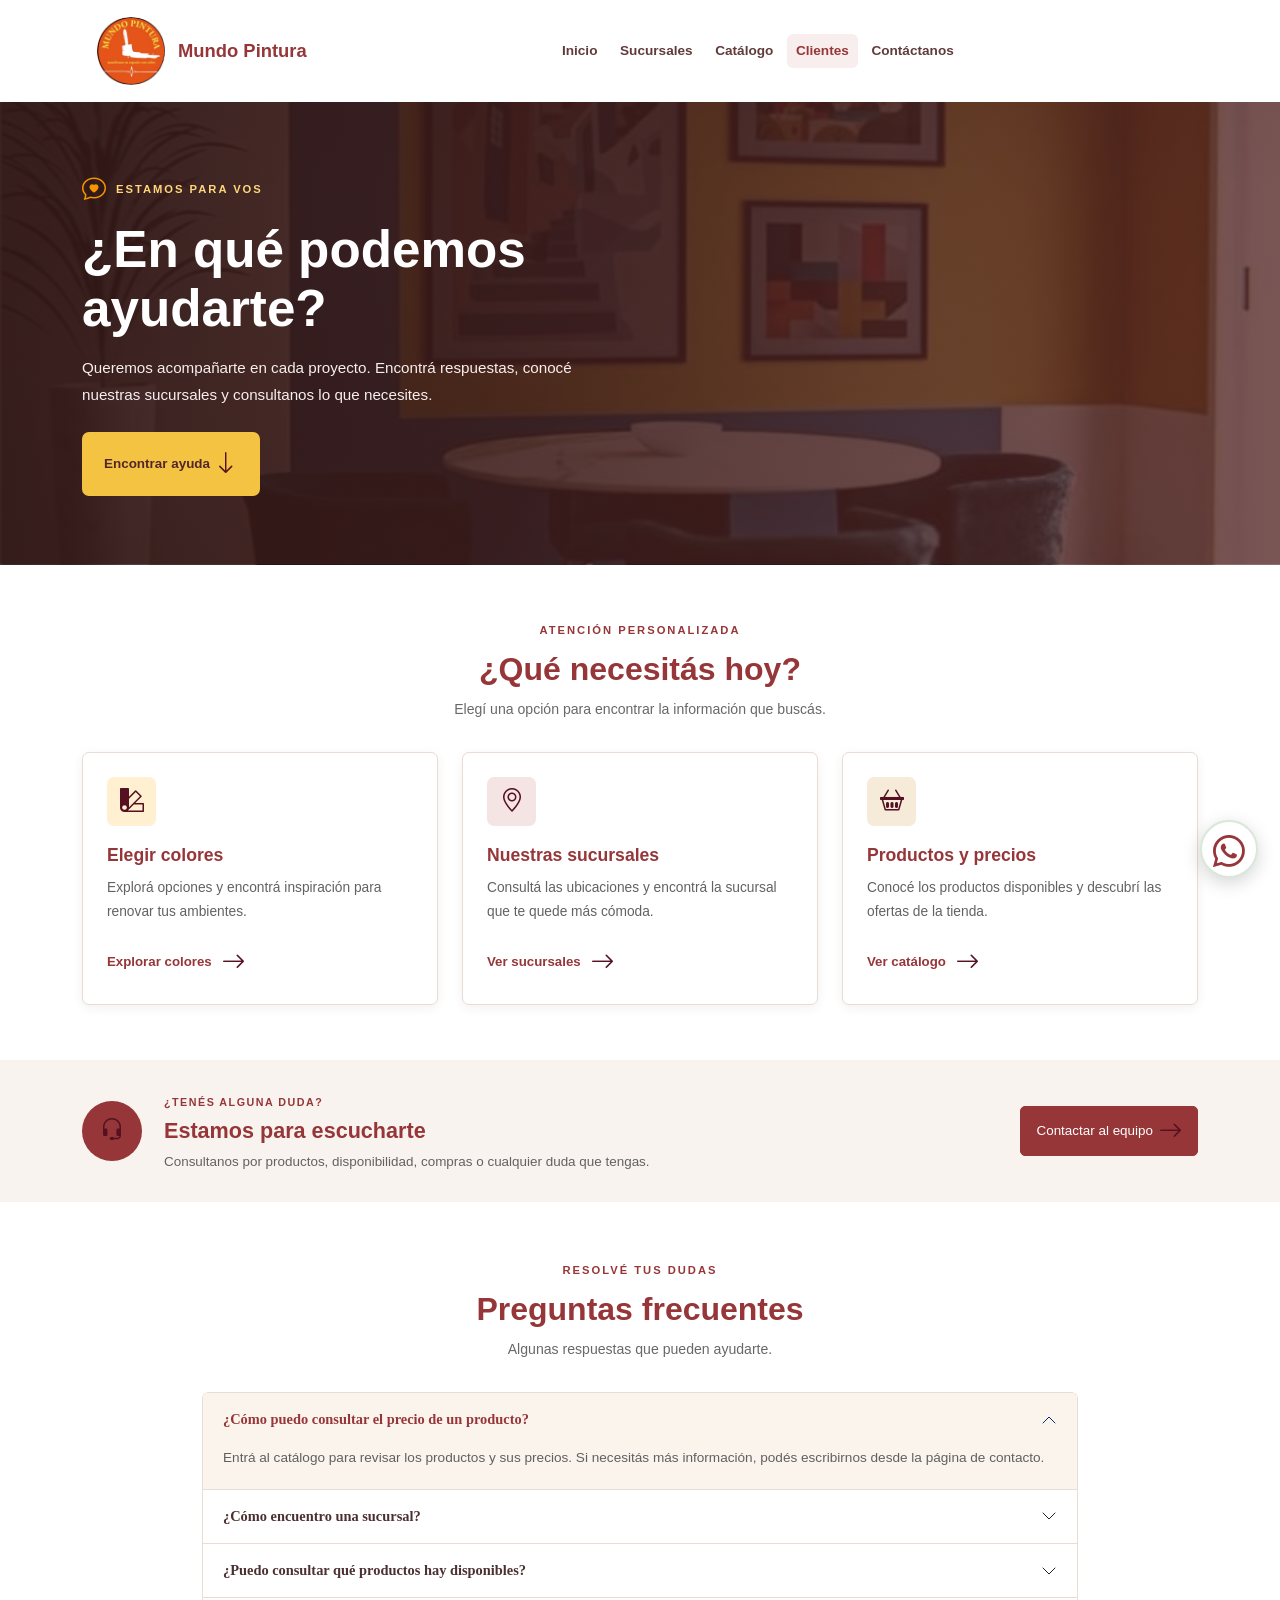
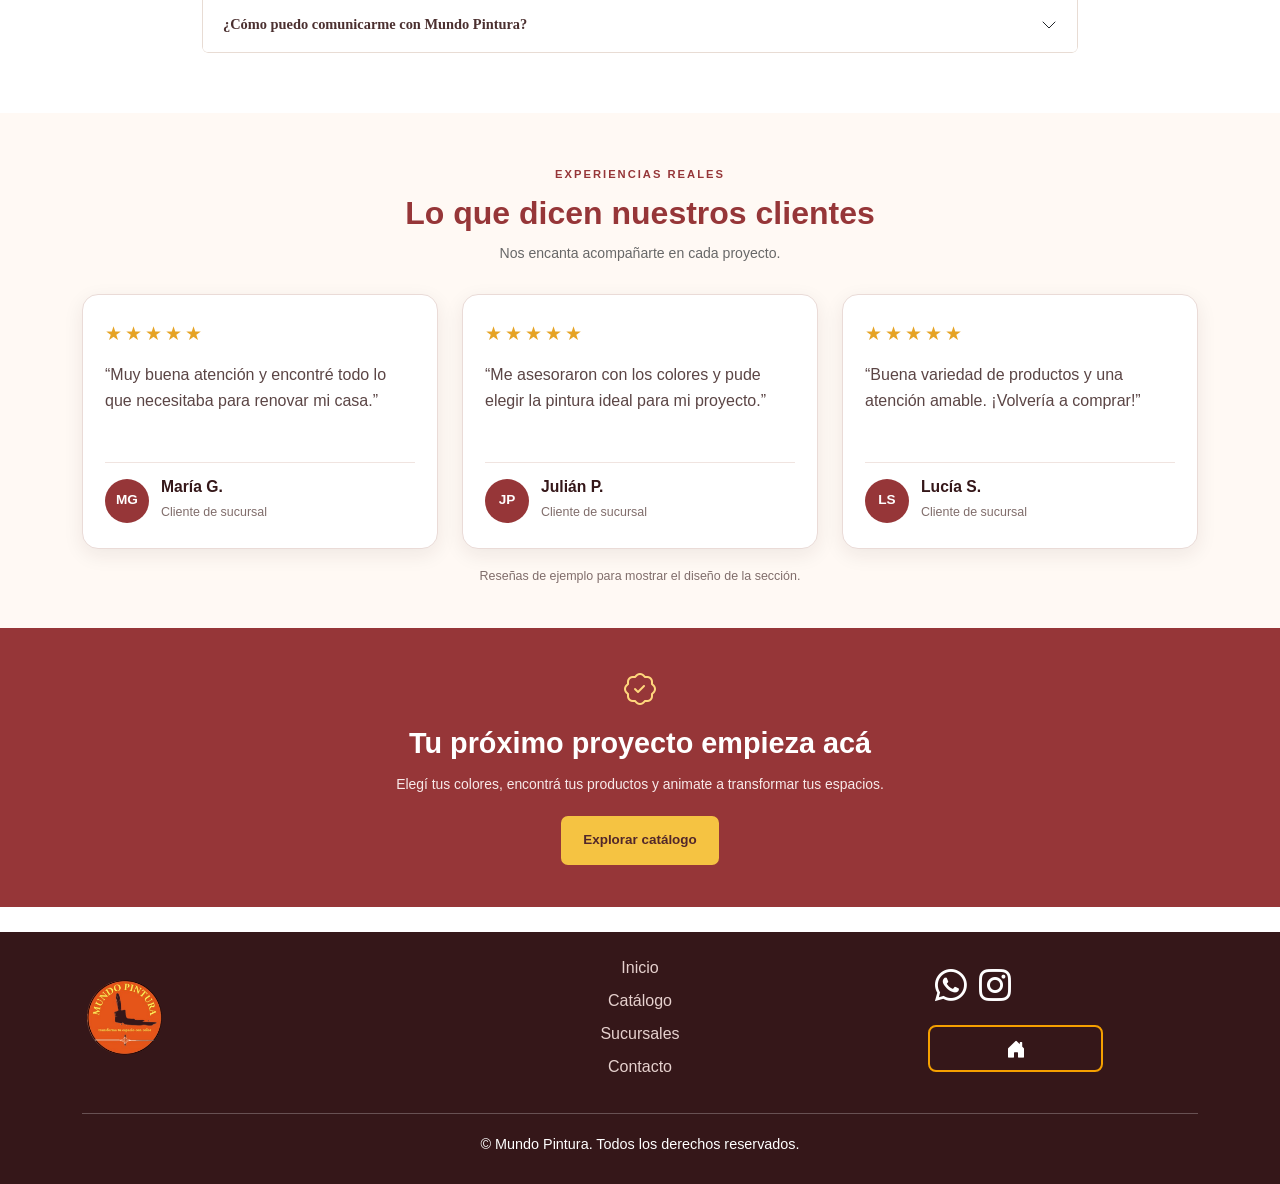
<file: clientes.html>
<!DOCTYPE html>
<html lang="es">
<head>
  <meta charset="UTF-8">
  <meta name="viewport" content="width=device-width, initial-scale=1.0">
  <link rel="icon" type="image/jpeg" href="img/lo1.png">

  <title>Atención al cliente | Mundo Pintura</title>

  <!-- Bootstrap -->
  <link
    href="https://cdn.jsdelivr.net/npm/bootstrap@5.3.3/dist/css/bootstrap.min.css"
    rel="stylesheet"
  >

  <!-- Iconos Bootstrap -->
  <link
    rel="stylesheet"
    href="https://cdn.jsdelivr.net/npm/bootstrap-icons@1.11.3/font/bootstrap-icons.min.css"
  >


<!-- Tipografía externa Google Fonts: Poppins -->
<link rel="preconnect" href="https://fonts.googleapis.com">
<link rel="preconnect" href="https://fonts.gstatic.com" crossorigin>
<link href="https://fonts.googleapis.com/css2?family=Poppins:wght@400;500;600;700&display=swap" rel="stylesheet">

  <!-- Estilos generales -->
  <link rel="stylesheet" href="style.css">

 
</head>

<body>

  
 <nav class="navbar navbar-expand-lg navbar-contacto">
    <div class="container">

      <a class="navbar-brand d-flex align-items-center gap-2"
         href="index.html">
        <img src="img/lo1.png" alt="Logo Mundo Pintura">
        <span>Mundo Pintura</span>
      </a>

      <button
        class="navbar-toggler"
        type="button"
        data-bs-toggle="collapse"
        data-bs-target="#menuPrincipal"
        aria-controls="menuPrincipal"
        aria-expanded="false"
        aria-label="Abrir menú"
      >
        <span class="navbar-toggler-icon"></span>
      </button>

      <div class="collapse navbar-collapse" id="menuPrincipal">
        <ul class="navbar-nav mx-auto align-items-lg-center">
<li class="nav-item"><a class="nav-link" href="index.html">Inicio</a></li>
<li class="nav-item"><a class="nav-link" href="sucursale.html">Sucursales</a></li>
<li class="nav-item"><a class="nav-link" href="catalogo.html">Catálogo</a></li>
<li class="nav-item"><a class="nav-link active" href="clientes.html">Clientes</a></li>
<li class="nav-item"><a class="nav-link" href="contactanos.html">Contáctanos</a></li>
</ul>
      </div>

    </div>
  </nav>


  <main>

   
    <section class="clientes-hero">
      <div class="container">
        <div class="hero-contenido">

          <span class="hero-etiqueta">
            <i class="bi bi-chat-heart"></i>
            ESTAMOS PARA VOS
          </span>

          <h1>¿En qué podemos ayudarte?</h1>

          <p>
            Queremos acompañarte en cada proyecto.
            Encontrá respuestas, conocé nuestras sucursales
            y consultanos lo que necesites.
          </p>

          <a href="#opciones" class="btn btn-amarillo">
            Encontrar ayuda
            <i class="bi bi-arrow-down"></i>
          </a>

        </div>
      </div>
    </section>


    
    <section class="container seccion-opciones" id="opciones">

      <div class="titulo-seccion">
        <span>ATENCIÓN PERSONALIZADA</span>
        <h2>¿Qué necesitás hoy?</h2>
        <p>Elegí una opción para encontrar la información que buscás.</p>
      </div>

      <div class="row g-4">

        <!-- COLORES -->
        <div class="col-12 col-md-6 col-lg-4">
          <article class="cliente-card">
            <div class="cliente-icono icono-colores">
              <i class="bi bi-palette2"></i>
            </div>

            <h3>Elegir colores</h3>

            <p>
              Explorá opciones y encontrá inspiración
              para renovar tus ambientes.
            </p>

            <a href="catalogo.html" class="cliente-enlace">
              Explorar colores
              <i class="bi bi-arrow-right"></i>
            </a>
          </article>
        </div>

        <!-- SUCURSALES -->
        <div class="col-12 col-md-6 col-lg-4">
          <article class="cliente-card">
            <div class="cliente-icono icono-sucursal">
              <i class="bi bi-geo-alt"></i>
            </div>

            <h3>Nuestras sucursales</h3>

            <p>
              Consultá las ubicaciones y encontrá
              la sucursal que te quede más cómoda.
            </p>

            <a href="sucursale.html" class="cliente-enlace">
              Ver sucursales
              <i class="bi bi-arrow-right"></i>
            </a>
          </article>
        </div>

        <!-- CATÁLOGO -->
        <div class="col-12 col-md-6 col-lg-4">
          <article class="cliente-card">
            <div class="cliente-icono icono-productos">
              <i class="bi bi-basket2"></i>
            </div>

            <h3>Productos y precios</h3>

            <p>
              Conocé los productos disponibles y
              descubrí las ofertas de la tienda.
            </p>

            <a href="catalogo.html" class="cliente-enlace">
              Ver catálogo
              <i class="bi bi-arrow-right"></i>
            </a>
          </article>
        </div>

      </div>
    </section>


    
    <section class="consulta-destacada">
      <div class="container">

        <div class="consulta-contenido">

          <div class="consulta-icono">
            <i class="bi bi-headset"></i>
          </div>

          <div class="consulta-texto">
            <span>¿TENÉS ALGUNA DUDA?</span>
            <h2>Estamos para escucharte</h2>
            <p>
              Consultanos por productos, disponibilidad,
              compras o cualquier duda que tengas.
            </p>
          </div>

          <a
            href="contactanos.html"
            class="btn btn-bordo"
          >
            Contactar al equipo
            <i class="bi bi-arrow-right"></i>
          </a>

        </div>

      </div>
    </section>


    <!-- PREGUNTAS FRECUENTES -->
    <section class="container preguntas-section">

      <div class="titulo-seccion">
        <span>RESOLVÉ TUS DUDAS</span>
        <h2>Preguntas frecuentes</h2>
        <p>Algunas respuestas que pueden ayudarte.</p>
      </div>

      <div class="accordion preguntas-acordeon" id="preguntasFrecuentes">

        <div class="accordion-item">
          <h3 class="accordion-header">
            <button
              class="accordion-button"
              type="button"
              data-bs-toggle="collapse"
              data-bs-target="#preguntaUno"
              aria-expanded="true"
              aria-controls="preguntaUno"
            >
              ¿Cómo puedo consultar el precio de un producto?
            </button>
          </h3>

          <div
            id="preguntaUno"
            class="accordion-collapse collapse show"
            data-bs-parent="#preguntasFrecuentes"
          >
            <div class="accordion-body">
              Entrá al catálogo para revisar los productos y sus precios.
              Si necesitás más información, podés escribirnos desde
              la página de contacto.
            </div>
          </div>
        </div>

        <div class="accordion-item">
          <h3 class="accordion-header">
            <button
              class="accordion-button collapsed"
              type="button"
              data-bs-toggle="collapse"
              data-bs-target="#preguntaDos"
              aria-expanded="false"
              aria-controls="preguntaDos"
            >
              ¿Cómo encuentro una sucursal?
            </button>
          </h3>

          <div
            id="preguntaDos"
            class="accordion-collapse collapse"
            data-bs-parent="#preguntasFrecuentes"
          >
            <div class="accordion-body">
              Visitá la sección Sucursales para consultar las ubicaciones
              y abrir el mapa de cada local.
            </div>
          </div>
        </div>

        <div class="accordion-item">
          <h3 class="accordion-header">
            <button
              class="accordion-button collapsed"
              type="button"
              data-bs-toggle="collapse"
              data-bs-target="#preguntaTres"
              aria-expanded="false"
              aria-controls="preguntaTres"
            >
              ¿Puedo consultar qué productos hay disponibles?
            </button>
          </h3>

          <div
            id="preguntaTres"
            class="accordion-collapse collapse"
            data-bs-parent="#preguntasFrecuentes"
          >
            <div class="accordion-body">
              Sí. Podés revisar el catálogo y comunicarte con nuestro equipo
              para confirmar la disponibilidad antes de realizar tu compra.
            </div>
          </div>
        </div>

        <div class="accordion-item">
          <h3 class="accordion-header">
            <button
              class="accordion-button collapsed"
              type="button"
              data-bs-toggle="collapse"
              data-bs-target="#preguntaCuatro"
              aria-expanded="false"
              aria-controls="preguntaCuatro"
            >
              ¿Cómo puedo comunicarme con Mundo Pintura?
            </button>
          </h3>

          <div
            id="preguntaCuatro"
            class="accordion-collapse collapse"
            data-bs-parent="#preguntasFrecuentes"
          >
            <div class="accordion-body">
              Ingresá a la página Contacto para encontrar las opciones
              de comunicación disponibles.
            </div>
          </div>
        </div>

      </div>
    </section>


    <!-- OPINIONES DE CLIENTES -->
    <section class="resenas-clientes">
      <div class="container">
        <div class="titulo-seccion">
          <span>EXPERIENCIAS REALES</span>
          <h2>Lo que dicen nuestros clientes</h2>
          <p>Nos encanta acompañarte en cada proyecto.</p>
        </div>

        <div class="row g-4 justify-content-center">
          <div class="col-md-4">
            <article class="resena-tarjeta h-100">
              <div class="resena-estrellas" aria-label="5 de 5 estrellas">★★★★★</div>
              <p>“Muy buena atención y encontré todo lo que necesitaba para renovar mi casa.”</p>
              <div class="resena-persona">
                <span class="resena-avatar">MG</span>
                <div><h3>María G.</h3><span>Cliente de sucursal</span></div>
              </div>
            </article>
          </div>
          <div class="col-md-4">
            <article class="resena-tarjeta h-100">
              <div class="resena-estrellas" aria-label="5 de 5 estrellas">★★★★★</div>
              <p>“Me asesoraron con los colores y pude elegir la pintura ideal para mi proyecto.”</p>
              <div class="resena-persona">
                <span class="resena-avatar">JP</span>
                <div><h3>Julián P.</h3><span>Cliente de sucursal</span></div>
              </div>
            </article>
          </div>
          <div class="col-md-4">
            <article class="resena-tarjeta h-100">
              <div class="resena-estrellas" aria-label="5 de 5 estrellas">★★★★★</div>
              <p>“Buena variedad de productos y una atención amable. ¡Volvería a comprar!”</p>
              <div class="resena-persona">
                <span class="resena-avatar">LS</span>
                <div><h3>Lucía S.</h3><span>Cliente de sucursal</span></div>
              </div>
            </article>
          </div>
        </div>
        <p class="resenas-aclaracion">Reseñas de ejemplo para mostrar el diseño de la sección.</p>
      </div>
    </section>

    
    <section class="clientes-cierre">
      <div class="container">
        <i class="bi bi-patch-check"></i>
        <h2>Tu próximo proyecto empieza acá</h2>
        <p>
          Elegí tus colores, encontrá tus productos
          y animate a transformar tus espacios.
        </p>

        <a href="catalogo.html" class="btn btn-amarillo">
          Explorar catálogo
        </a>
      </div>
    </section>

  </main>

  <!-- PIE DE PÁGINA -->
  <footer class="catalogo-footer">
    <div class="container">
      <div class="row align-items-center gy-2">

        <div class="col-md-4 text-center text-md-start">
          <a href="index.html">
            <img src="img/lo1.png"
                 alt="Mundo Pintura"
                 class="footer-logo">
          </a>

          
        </div>

        <div class="col-md-4 text-center">
          
          <a href="index.html">Inicio</a>
          <a href="catalogo.html">Catálogo</a>
          <a href="sucursale.html">Sucursales</a>
          <a href="contactanos.html">Contacto</a>
        </div>

        <div class="col-md-3 text-center text-md-end">
         
          <div class="footer-redes">
            <a href="https://wa.me/5492646607905"
               target="_blank" rel="noopener" aria-label="WhatsApp">
             <i class="bi bi-whatsapp"></i>
            </a>

            <a href="#" aria-label="Instagram">
             <i class="bi bi-instagram"></i>
            </a>
          </div>
 <a href="index.html" class="volver-inicio">
            <i class="bi bi-house-door-fill" aria-hidden="true"></i>

          </a>
        </div>

      </div>

      <div class="footer-final">
        <p>© Mundo Pintura. Todos los derechos reservados.</p>
      </div>
    </div>
  </footer>


  <!-- WHATSAPP -->
  <a
    class="whatsapp-catalogo"
     href="https://wa.me/5492646607905"
    target="_blank"
    rel="noopener"
    aria-label="Consultar por WhatsApp"
  >
    <i class="bi bi-whatsapp"></i>
  </a>


  <!-- BOOTSTRAP JAVASCRIPT -->
  <script src="https://cdn.jsdelivr.net/npm/bootstrap@5.3.3/dist/js/bootstrap.bundle.min.js"></script>
  <script src="script.js"></script>

</body>
</html>
</file>
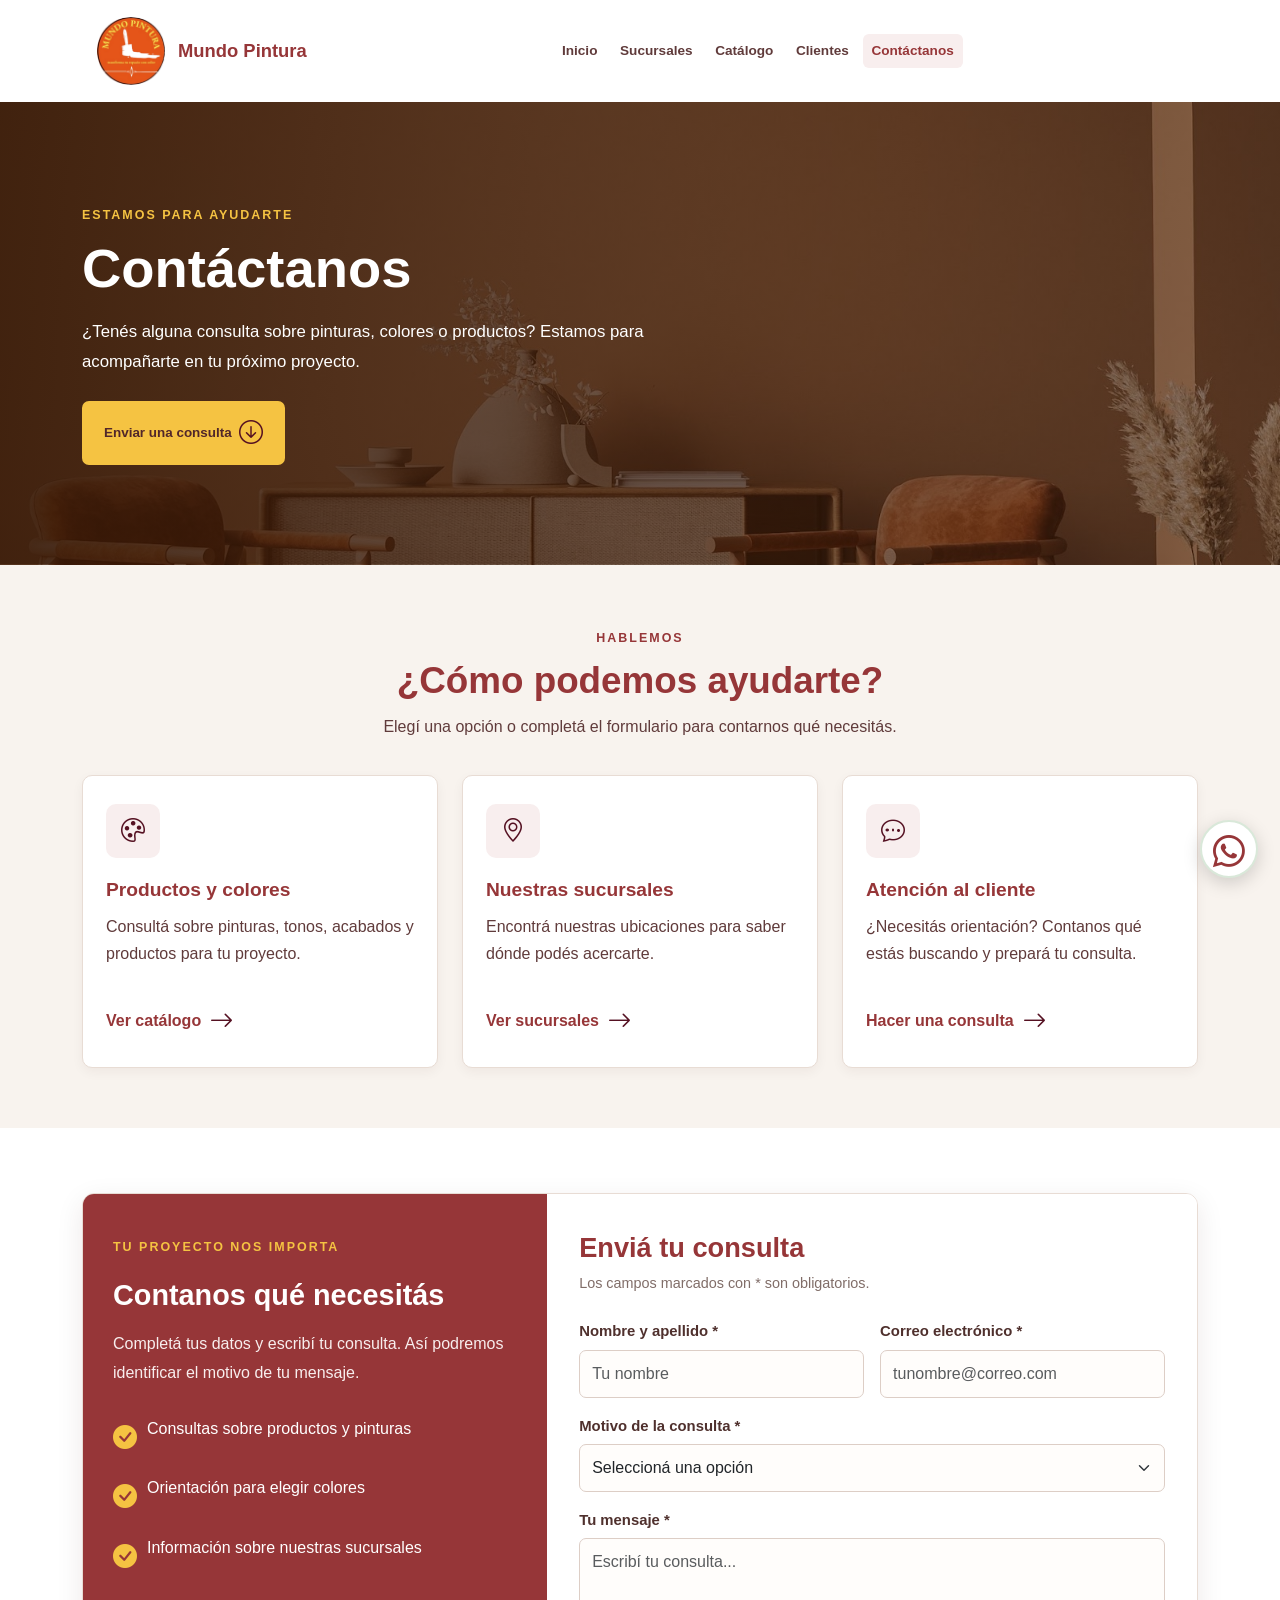
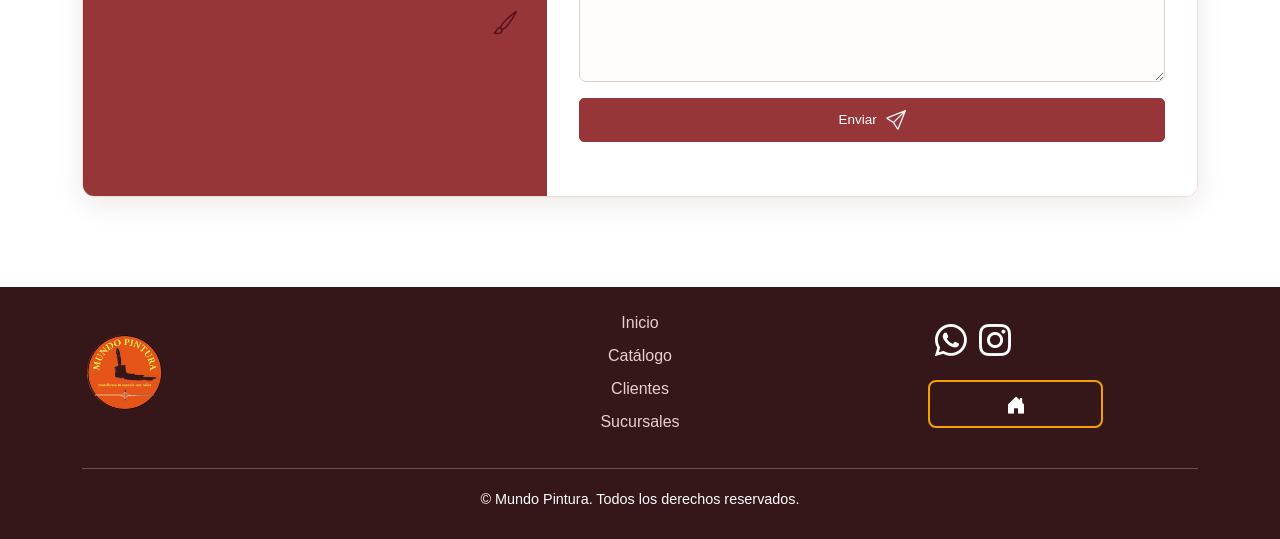
<file: contactanos.html>
<!DOCTYPE html>
<html lang="es">
<head>
  <meta charset="UTF-8">
  <meta name="viewport" content="width=device-width, initial-scale=1.0">
  <link rel="icon" type="image/jpeg" href="img/lo1.png">

  <title>Mundo Pintura | Contáctanos</title>

  <!-- Bootstrap 5.3.3 -->
  <link
    href="https://cdn.jsdelivr.net/npm/bootstrap@5.3.3/dist/css/bootstrap.min.css"
    rel="stylesheet"
  >

  <!-- Iconos Bootstrap -->
  <link
    href="https://cdn.jsdelivr.net/npm/bootstrap-icons@1.11.3/font/bootstrap-icons.min.css"
    rel="stylesheet"
  >


<!-- Tipografía externa Google Fonts: Poppins -->
<link rel="preconnect" href="https://fonts.googleapis.com">
<link rel="preconnect" href="https://fonts.gstatic.com" crossorigin>
<link href="https://fonts.googleapis.com/css2?family=Poppins:wght@400;500;600;700&display=swap" rel="stylesheet">

  <!-- CSS general -->
  <link rel="stylesheet" href="style.css">

  
</head>

<body>

  
  <nav class="navbar navbar-expand-lg navbar-contacto">
    <div class="container">

      <a class="navbar-brand d-flex align-items-center gap-2"
         href="index.html">
        <img src="img/lo1.png" alt="Logo Mundo Pintura">
        <span>Mundo Pintura</span>
      </a>

      <button
        class="navbar-toggler"
        type="button"
        data-bs-toggle="collapse"
        data-bs-target="#menuPrincipal"
        aria-controls="menuPrincipal"
        aria-expanded="false"
        aria-label="Abrir menú"
      >
        <span class="navbar-toggler-icon"></span>
      </button>

      <div class="collapse navbar-collapse" id="menuPrincipal">
        <ul class="navbar-nav mx-auto align-items-lg-center">
<li class="nav-item"><a class="nav-link" href="index.html">Inicio</a></li>
<li class="nav-item"><a class="nav-link" href="sucursale.html">Sucursales</a></li>
<li class="nav-item"><a class="nav-link" href="catalogo.html">Catálogo</a></li>
<li class="nav-item"><a class="nav-link" href="clientes.html">Clientes</a></li>
<li class="nav-item"><a class="nav-link active" href="contactanos.html">Contáctanos</a></li>
</ul>
      </div>

    </div>
  </nav>


  
  <header class="contacto-hero">
    <div class="container">
      <div class="contacto-hero-contenido">

        <span class="contacto-etiqueta">
          ESTAMOS PARA AYUDARTE
        </span>

        <h1>Contáctanos</h1>

        <p>
          ¿Tenés alguna consulta sobre pinturas, colores o productos?
          Estamos para acompañarte en tu próximo proyecto.
        </p>

        <a href="#formularioContacto" class="btn btn-amarillo">
          Enviar una consulta
          <i class="bi bi-arrow-down-circle ms-1"></i>
        </a>

      </div>
    </div>
  </header>


  <!-- INFORMACIÓN DE CONTACTO -->
  <main>

    <section class="contacto-info">
      <div class="container">

        <div class="text-center titulo-contacto">
          <span>HABLEMOS</span>
          <h2>¿Cómo podemos ayudarte?</h2>
          <p>
            Elegí una opción o completá el formulario para contarnos
            qué necesitás.
          </p>
        </div>

        <div class="row g-4">

          <!-- PRODUCTOS -->
          <div class="col-12 col-md-4">
            <article class="contacto-card">
              <div class="contacto-icono">
                <i class="bi bi-palette"></i>
              </div>

              <h3>Productos y colores</h3>

              <p>
                Consultá sobre pinturas, tonos, acabados y productos
                para tu proyecto.
              </p>

              <a href="catalogo.html">
                Ver catálogo
                <i class="bi bi-arrow-right"></i>
              </a>
            </article>
          </div>

          <!-- SUCURSALES -->
          <div class="col-12 col-md-4">
            <article class="contacto-card">
              <div class="contacto-icono">
                <i class="bi bi-geo-alt"></i>
              </div>

              <h3>Nuestras sucursales</h3>

              <p>
                Encontrá nuestras ubicaciones para saber dónde
                podés acercarte.
              </p>

              <a href="sucursale.html">
                Ver sucursales
                <i class="bi bi-arrow-right"></i>
              </a>
            </article>
          </div>

          <!-- ATENCIÓN -->
          <div class="col-12 col-md-4">
            <article class="contacto-card">
              <div class="contacto-icono">
                <i class="bi bi-chat-dots"></i>
              </div>

              <h3>Atención al cliente</h3>

              <p>
                ¿Necesitás orientación? Contanos qué estás buscando
                y prepará tu consulta.
              </p>

              <a href="#formularioContacto">
                Hacer una consulta
                <i class="bi bi-arrow-right"></i>
              </a>
            </article>
          </div>

        </div>
      </div>
    </section>


<!-- MODAL CONSULTA ENVIADA -->
<div class="modal fade" id="modalConsultaEnviada" tabindex="-1"
     aria-hidden="true">
  <div class="modal-dialog modal-dialog-centered">
    <div class="modal-content modal-mundo-pintura">

      <div class="modal-header">
        <h5 class="modal-title">¡Mensaje enviado!</h5>
        <button type="button" class="btn-close btn-close-white"
                data-bs-dismiss="modal"></button>
      </div>

      <div class="modal-body text-center">
        <div class="icono-exito">
          <i class="bi bi-check-lg"></i>
        </div>

        <h4>¡Gracias por contactarnos!</h4>

        <p>
          Tu consulta fue enviada correctamente.
          En Mundo Pintura recibimos tu mensaje y nos pondremos
          en contacto con vos a la brevedad.
        </p>
      </div>

      <div class="modal-footer justify-content-center">
        <button type="button" class="btn btn-modal-naranja"
                data-bs-dismiss="modal">
          ¡Entendido!
        </button>
      </div>

    </div>
  </div>
</div>



    <!-- FORMULARIO -->
    <section class="contacto-formulario" id="formularioContacto">
      <div class="container">

        <div class="row align-items-stretch g-0 contacto-panel">

          
          <div class="col-12 col-lg-5">
            <div class="contacto-panel-info">

              <span class="contacto-etiqueta">
                TU PROYECTO NOS IMPORTA
              </span>

              <h2>Contanos qué necesitás</h2>

              <p>
                Completá tus datos y escribí tu consulta. Así podremos
                identificar el motivo de tu mensaje.
              </p>

              <div class="contacto-beneficio">
                <i class="bi bi-check-circle-fill"></i>
                <span>Consultas sobre productos y pinturas</span>
              </div>

              <div class="contacto-beneficio">
                <i class="bi bi-check-circle-fill"></i>
                <span>Orientación para elegir colores</span>
              </div>

              <div class="contacto-beneficio">
                <i class="bi bi-check-circle-fill"></i>
                <span>Información sobre nuestras sucursales</span>
              </div>

              <div class="contacto-decoracion">
                <i class="bi bi-brush"></i>
              </div>

            </div>
          </div>

         
          <div class="col-12 col-lg-7">
            <div class="contacto-panel-form">

              <h2>Enviá tu consulta</h2>
              <p class="texto-formulario">
                Los campos marcados con * son obligatorios.
              </p>

              <form id="formContacto">

                <div class="row g-3">

                  <div class="col-12 col-md-6">
                    <label for="nombre" class="form-label">
                      Nombre y apellido *
                    </label>

                    <input
                      type="text"
                      class="form-control"
                      id="nombre"
                      name="nombre"
                      placeholder="Tu nombre"
                      autocomplete="name"
                      required
                    >
                  </div>

                  <div class="col-12 col-md-6">
                    <label for="email" class="form-label">
                      Correo electrónico *
                    </label>

                    <input
                      type="email"
                      class="form-control"
                      id="email"
                      name="email"
                      placeholder="tunombre@correo.com"
                      autocomplete="email"
                      required
                    >
                  </div>

                  <div class="col-12">
                    <label for="motivo" class="form-label">
                      Motivo de la consulta *
                    </label>

                    <select
                      class="form-select"
                      id="motivo"
                      name="motivo"
                      required
                    >
                      <option value="" selected disabled>
                        Seleccioná una opción
                      </option>
                      <option value="Productos y precios">
                        Productos y precios
                      </option>
                      <option value="Colores y asesoramiento">
                        Colores y asesoramiento
                      </option>
                      <option value="Disponibilidad">
                        Disponibilidad de productos
                      </option>
                      <option value="Sucursales">
                        Sucursales
                      </option>
                      <option value="Otro">
                        Otro motivo
                      </option>
                    </select>
                  </div>

                  <div class="col-12">
                    <label for="mensaje" class="form-label">
                      Tu mensaje *
                    </label>

                    <textarea
                      class="form-control"
                      id="mensaje"
                      name="mensaje"
                      rows="5"
                      placeholder="Escribí tu consulta..."
                      required
                    ></textarea>
                  </div>

                  <div class="col-12">
                    <button
                      type="submit"
                      class="btn btn-bordo w-100"
                    >
                      Enviar
                      <i class="bi bi-send ms-1"></i>
                    </button>
                  </div>

                  <div class="col-12">
                    <p
                      id="mensajeFormulario"
                      class="mensaje-formulario"
                      role="status"
                      aria-live="polite"
                    ></p>
                  </div>

                </div>

              </form>

            </div>
          </div>

        </div>
      </div>
    </section>

  </main>


 <!-- PIE DE PÁGINA -->
  <footer class="catalogo-footer">
    <div class="container">
      <div class="row align-items-center gy-2">

        <div class="col-md-4 text-center text-md-start">
          <a href="index.html">
            <img src="img/lo1.png"
                 alt="Mundo Pintura"
                 class="footer-logo">
          </a>

          
        </div>

        <div class="col-md-4 text-center">
          
          <a href="index.html">Inicio</a>
          <a href="catalogo.html">Catálogo</a>
          <a href="clientes.html">Clientes</a>
          <a href="sucursale.html">Sucursales</a>
        </div>

        <div class="col-md-3 text-center text-md-end">
         
          <div class="footer-redes">
            <a href="https://wa.me/5492646607905"
               target="_blank" rel="noopener" aria-label="WhatsApp">
             <i class="bi bi-whatsapp"></i>
            </a>

            <a href="#" aria-label="Instagram">
             <i class="bi bi-instagram"></i>
            </a>
          </div>

          <a href="index.html" class="volver-inicio">
            <i class="bi bi-house-door-fill" aria-hidden="true"></i>

          </a>
        </div>

      </div>

      <div class="footer-final">
        <p>© Mundo Pintura. Todos los derechos reservados.</p>
      </div>
    </div>
  </footer>


  <!-- WHATSAPP -->
  <a
    class="whatsapp-catalogo"
   href="https://wa.me/5492646607905"
    target="_blank"
    rel="noopener"
    aria-label="Consultar por WhatsApp"
  >
   <i class="bi bi-whatsapp"></i>
  </a>

  <!-- Bootstrap JS -->
  <script src="https://cdn.jsdelivr.net/npm/bootstrap@5.3.3/dist/js/bootstrap.bundle.min.js"></script>

  <!-- JavaScript de contacto -->
  <script src="script.js"></script>

</body>
</html>
</file>
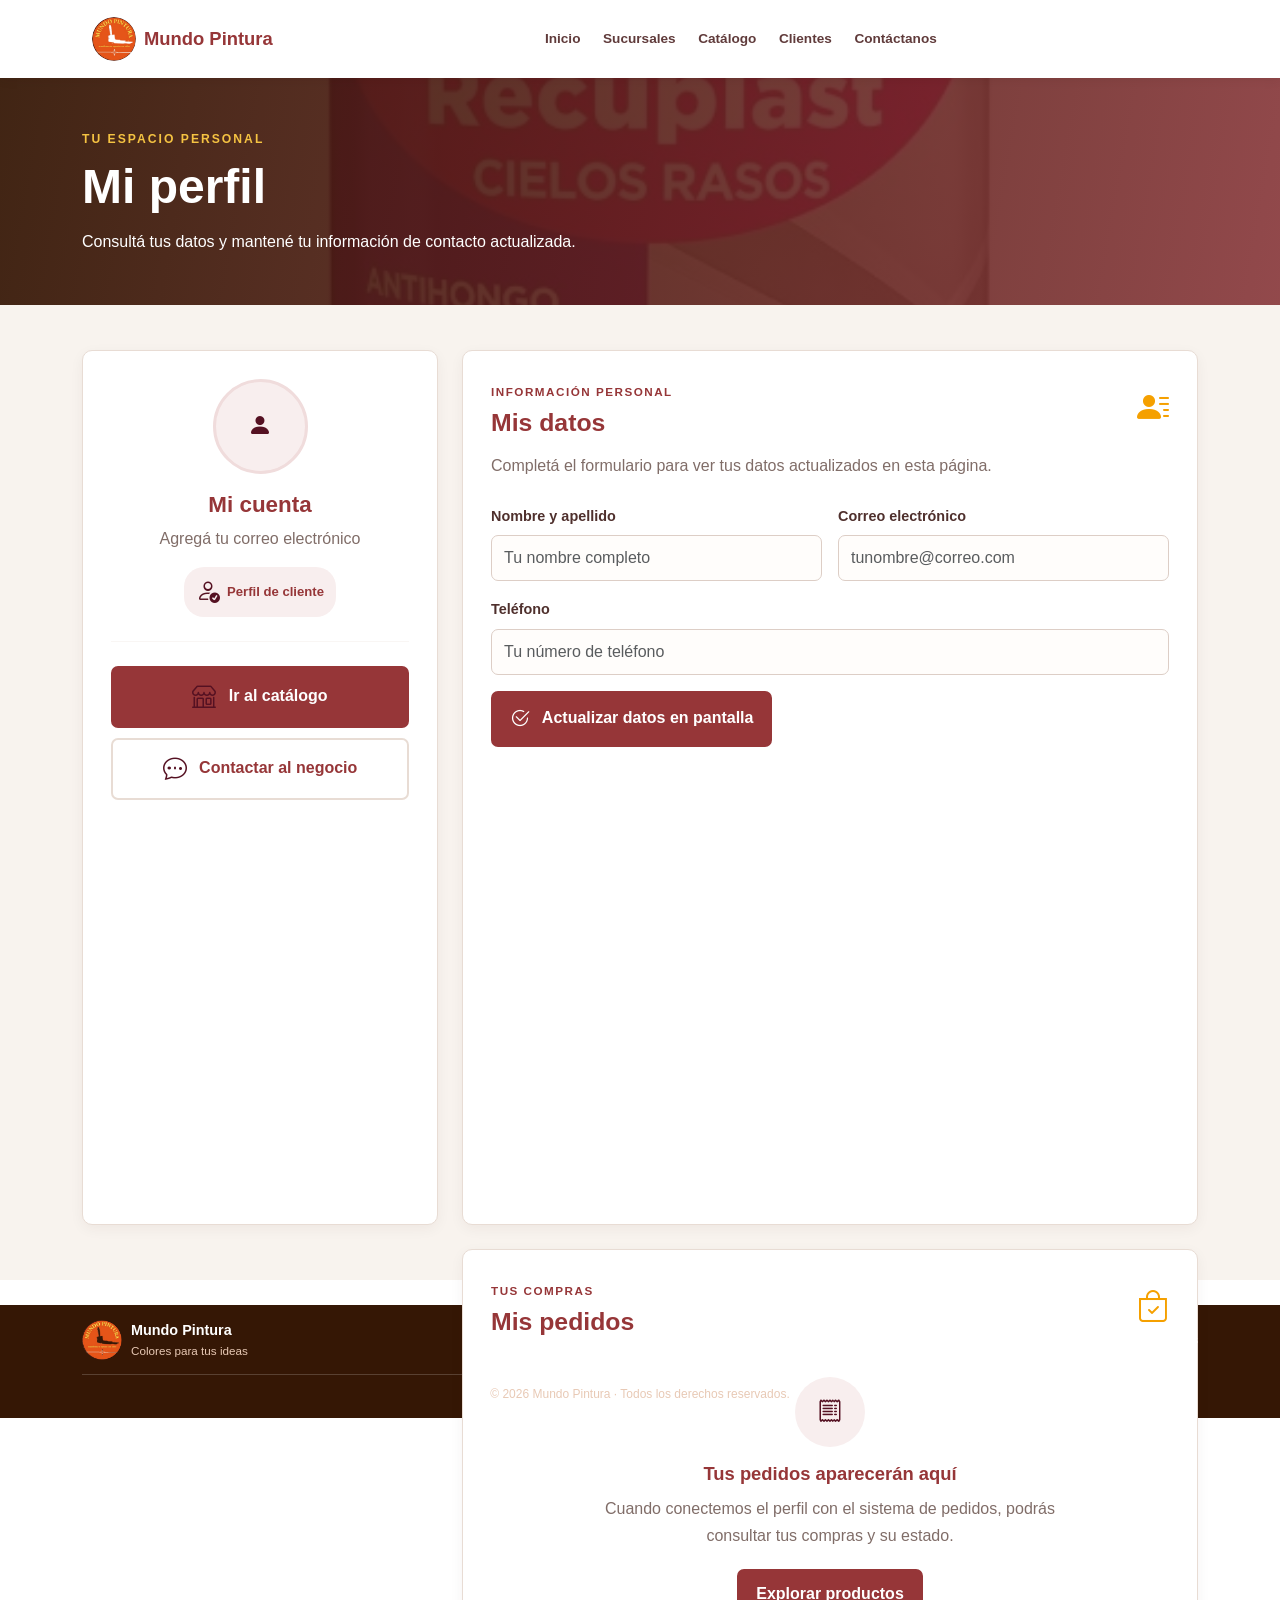
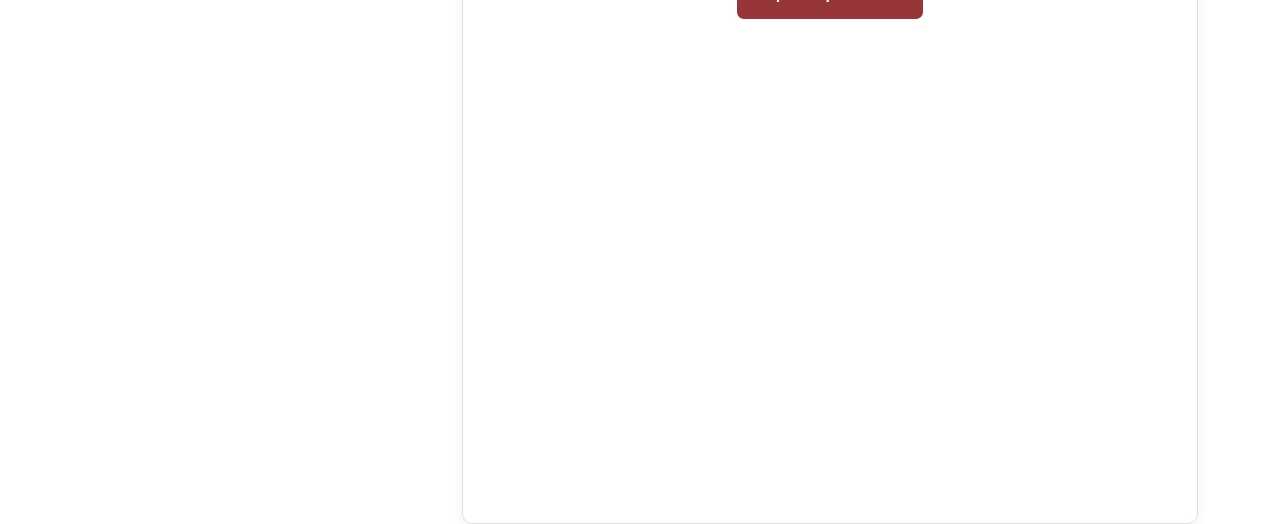
<file: perfil.html>
<!DOCTYPE html>
<html lang="es">
<head>
  <meta charset="UTF-8">
  <meta name="viewport" content="width=device-width, initial-scale=1.0">
  <link rel="icon" type="image/jpeg" href="img/lo1.png">

  <title>Mundo Pintura | Mi perfil</title>

  <!-- Bootstrap 5.3.3 -->
  <link
    href="https://cdn.jsdelivr.net/npm/bootstrap@5.3.3/dist/css/bootstrap.min.css"
    rel="stylesheet"
  >

  <!-- Iconos Bootstrap -->
  <link
    href="https://cdn.jsdelivr.net/npm/bootstrap-icons@1.11.3/font/bootstrap-icons.min.css"
    rel="stylesheet"
  >

<!-- Tipografía externa Google Fonts: Poppins -->
<link rel="preconnect" href="https://fonts.googleapis.com">
<link rel="preconnect" href="https://fonts.gstatic.com" crossorigin>
<link href="https://fonts.googleapis.com/css2?family=Poppins:wght@400;500;600;700&display=swap" rel="stylesheet">


  <!-- Estilos generales -->
  <link rel="stylesheet" href="style.css">

  
</head>

<body>

 
  <nav class="navbar navbar-expand-lg navbar-perfil">
    <div class="container">

      <a class="navbar-brand d-flex align-items-center gap-2"
         href="index.html">
        <img src="img/lo1.png" alt="Logo Mundo Pintura">
        <span>Mundo Pintura</span>
      </a>

      <button
        class="navbar-toggler"
        type="button"
        data-bs-toggle="collapse"
        data-bs-target="#menuPerfil"
        aria-controls="menuPerfil"
        aria-expanded="false"
        aria-label="Abrir menú"
      >
        <span class="navbar-toggler-icon"></span>
      </button>

      <div class="collapse navbar-collapse" id="menuPerfil">
        <ul class="navbar-nav mx-auto align-items-lg-center">
<li class="nav-item"><a class="nav-link" href="index.html">Inicio</a></li>
<li class="nav-item"><a class="nav-link" href="sucursale.html">Sucursales</a></li>
<li class="nav-item"><a class="nav-link" href="catalogo.html">Catálogo</a></li>
<li class="nav-item"><a class="nav-link" href="clientes.html">Clientes</a></li>
<li class="nav-item"><a class="nav-link" href="contactanos.html">Contáctanos</a></li>
</ul>
      </div>

    </div>
  </nav>


 
  <header class="perfil-hero">
    <div class="container">

      <span class="perfil-etiqueta">TU ESPACIO PERSONAL</span>

      <h1>Mi perfil</h1>

      <p>
        Consultá tus datos y mantené tu información de contacto actualizada.
      </p>

    </div>
  </header>


 
  <main class="perfil-contenido">
    <div class="container">

      <div class="row g-4">

        
        <div class="col-12 col-lg-4">

          <section class="perfil-tarjeta perfil-resumen">

            <div class="perfil-avatar">
              <i class="bi bi-person-fill"></i>
            </div>

            <h2 id="resumenNombre">Mi cuenta</h2>

            <p id="resumenEmail" class="perfil-correo">
              Agregá tu correo electrónico
            </p>

            <span class="perfil-estado">
              <i class="bi bi-person-check"></i>
              Perfil de cliente
            </span>

            <hr>

            <a href="catalogo.html" class="btn btn-perfil w-100">
              <i class="bi bi-shop me-2"></i>
              Ir al catálogo
            </a>

            <a href="contactanos.html" class="btn btn-perfil-secundario w-100">
              <i class="bi bi-chat-dots me-2"></i>
              Contactar al negocio
            </a>

          </section>

        </div>


       
        <div class="col-12 col-lg-8">

          <section class="perfil-tarjeta">

            <div class="perfil-titulo">
              <div>
                <span>INFORMACIÓN PERSONAL</span>
                <h2>Mis datos</h2>
              </div>

              <i class="bi bi-person-lines-fill"></i>
            </div>

            <p class="perfil-descripcion">
              Completá el formulario para ver tus datos actualizados en esta página.
            </p>

            <form id="formPerfilDatos">

              <div class="row g-3">

                <div class="col-12 col-md-6">
                  <label for="perfilNombre" class="form-label">
                    Nombre y apellido
                  </label>

                  <input
                    type="text"
                    id="perfilNombre"
                    name="nombre"
                    class="form-control"
                    placeholder="Tu nombre completo"
                    required
                  >
                </div>

                <div class="col-12 col-md-6">
                  <label for="perfilEmail" class="form-label">
                    Correo electrónico
                  </label>

                  <input
                    type="email"
                    id="perfilEmail"
                    name="email"
                    class="form-control"
                    placeholder="tunombre@correo.com"
                    required
                  >
                </div>

                <div class="col-12">
                  <label for="perfilTelefono" class="form-label">
                    Teléfono
                  </label>

                  <input
                    type="tel"
                    id="perfilTelefono"
                    name="telefono"
                    class="form-control"
                    placeholder="Tu número de teléfono"
                  >
                </div>

                <div class="col-12">
                  <button type="submit" class="btn btn-perfil">
                    <i class="bi bi-check2-circle me-2"></i>
                    Actualizar datos en pantalla
                  </button>
                </div>

                <div class="col-12">
                  <p id="estadoPerfil" role="status" aria-live="polite"></p>
                </div>

              </div>

            </form>

          </section>


          <!-- PEDIDOS -->
          <section class="perfil-tarjeta perfil-pedidos">

            <div class="perfil-titulo">
              <div>
                <span>TUS COMPRAS</span>
                <h2>Mis pedidos</h2>
              </div>

              <i class="bi bi-bag-check"></i>
            </div>

            <div class="pedidos-vacio">
              <div class="pedidos-icono">
                <i class="bi bi-receipt"></i>
              </div>

              <h3>Tus pedidos aparecerán aquí</h3>

              <p>
                Cuando conectemos el perfil con el sistema de pedidos,
                podrás consultar tus compras y su estado.
              </p>

              <a href="catalogo.html" class="btn btn-perfil">
                Explorar productos
              </a>
            </div>

          </section>

        </div>

      </div>

    </div>
  </main>


  <!-- PIE DE PÁGINA -->
  <footer class="footer-perfil">
    <div class="container">

      <div class="footer-perfil-contenido">

        <a href="index.html" class="footer-perfil-marca">
          <img src="img/lo1.png" alt="Logo Mundo Pintura">

          <span>
            <strong>Mundo Pintura</strong>
            <small>Colores para tus ideas</small>
          </span>
        </a>

        <a href="catalogo.html">Catálogo</a>
        <a href="contactanos.html">Contáctanos</a>

      </div>

      <p class="footer-perfil-copy">
        © 2026 Mundo Pintura · Todos los derechos reservados.
      </p>

    </div>
  </footer>


  <!-- Bootstrap -->
  <script src="https://cdn.jsdelivr.net/npm/bootstrap@5.3.3/dist/js/bootstrap.bundle.min.js"></script>

  <!-- JavaScript del perfil -->
  <script src="script.js"></script>

</body>
</html>
</file>
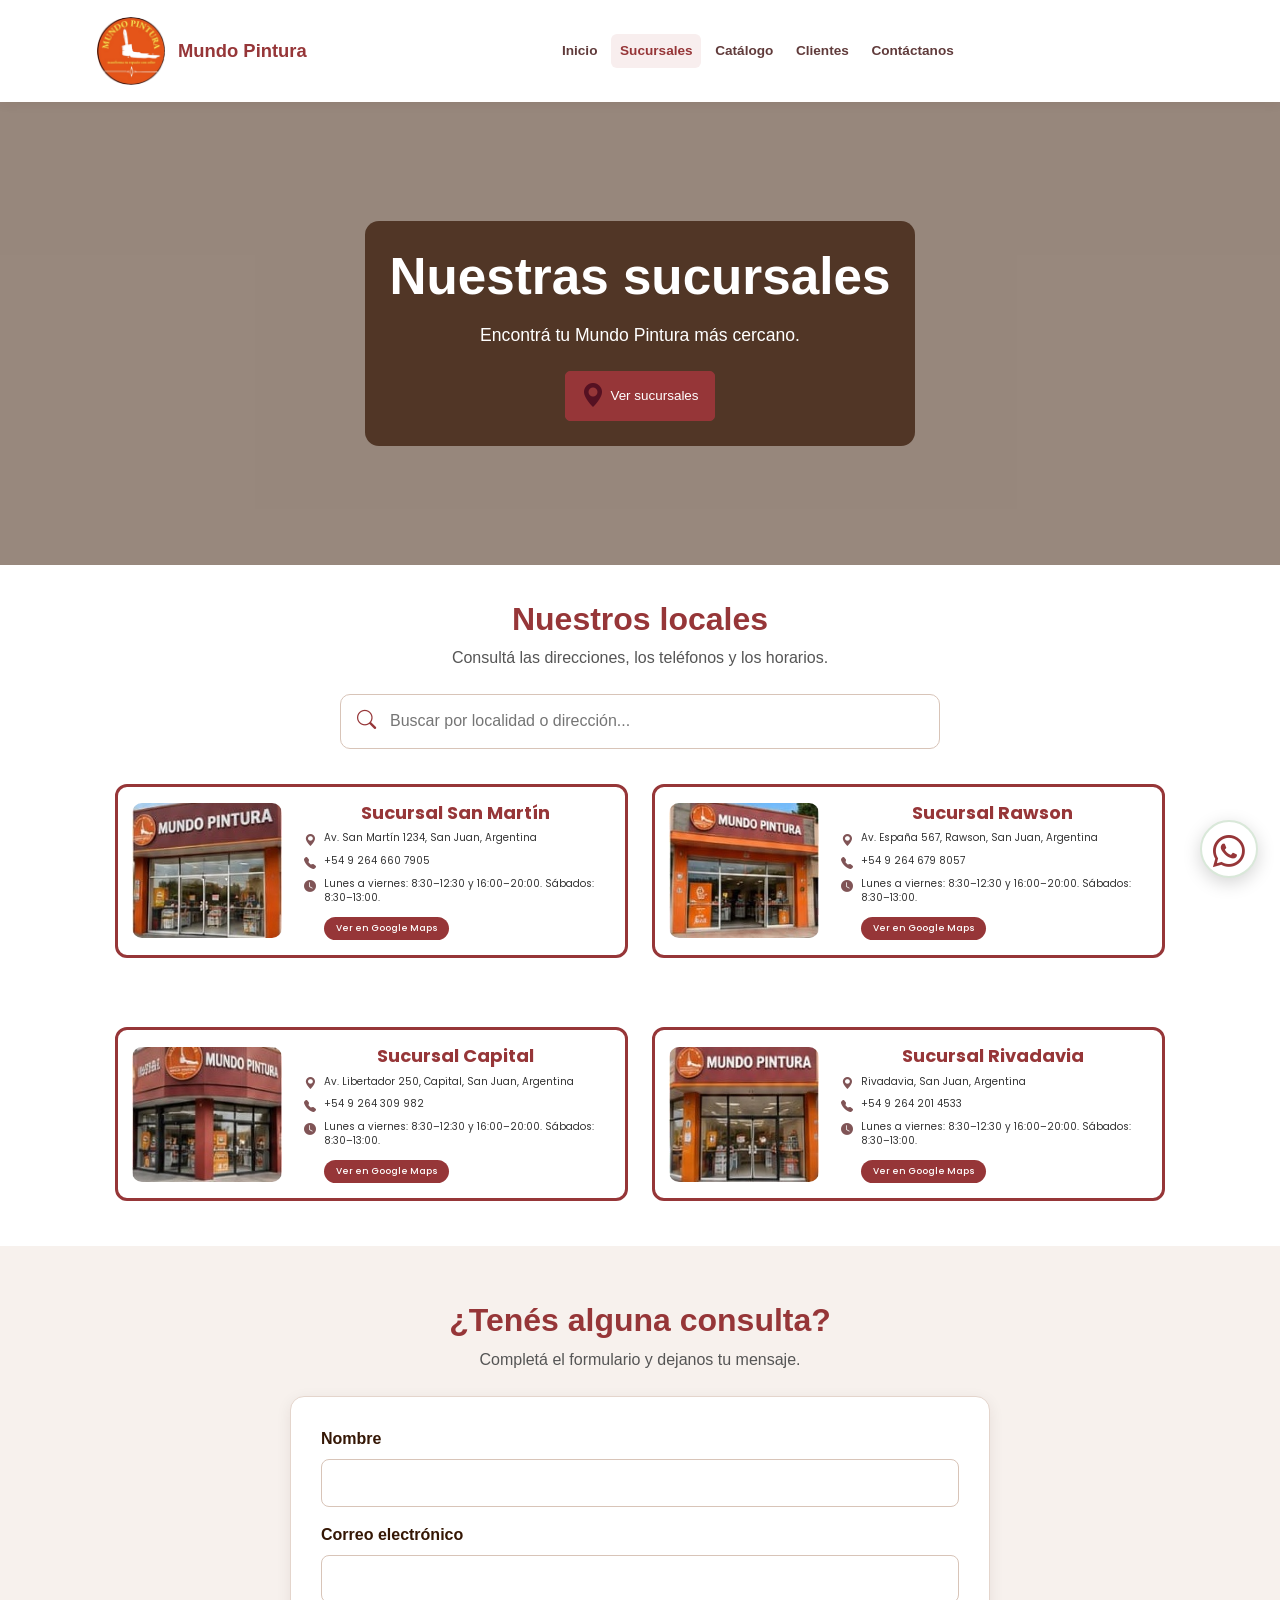
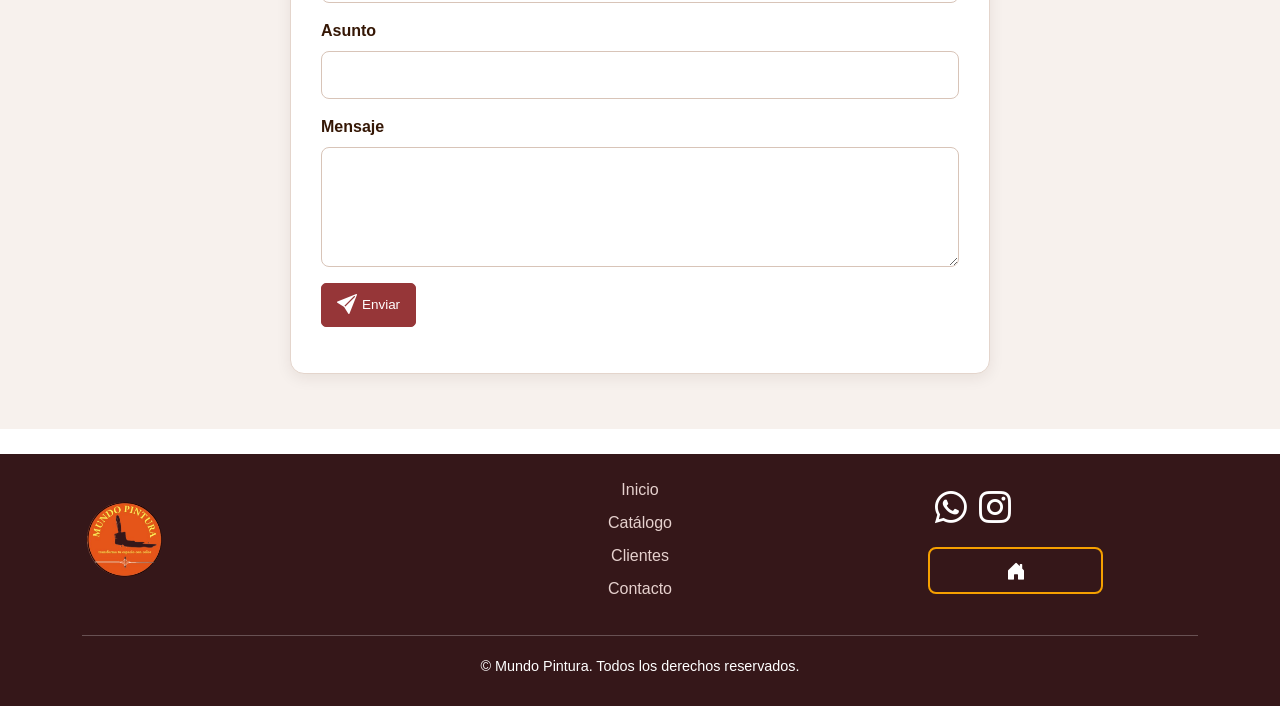
<file: sucursale.html>
<!DOCTYPE html>
<html lang="es">

<head>
  <meta charset="UTF-8">
  <meta name="viewport" content="width=device-width, initial-scale=1.0">
  <link rel="icon" type="image/jpeg" href="img/lo1.png">

  <title>Mundo Pintura | Sucursales</title>

  <!-- Bootstrap -->
  <link
    href="https://cdn.jsdelivr.net/npm/bootstrap@5.3.3/dist/css/bootstrap.min.css"
    rel="stylesheet"
  >

  <!-- Bootstrap Icons -->
  <link
    href="https://cdn.jsdelivr.net/npm/bootstrap-icons@1.11.3/font/bootstrap-icons.min.css"
    rel="stylesheet"
  >

<!-- Tipografía externa Google Fonts: Poppins -->
<link rel="preconnect" href="https://fonts.googleapis.com">
<link rel="preconnect" href="https://fonts.gstatic.com" crossorigin>
<link href="https://fonts.googleapis.com/css2?family=Poppins:wght@400;500;600;700&display=swap" rel="stylesheet">


  <!-- CSS general -->
  <link rel="stylesheet" href="./style.css">

</head>

<body>

  
  <header class="site-header">
   <nav class="navbar navbar-expand-lg navbar-contacto">
    <div class="container">

      <a class="navbar-brand d-flex align-items-center gap-2"
         href="index.html">
        <img src="img/lo1.png" alt="Logo Mundo Pintura">
        <span>Mundo Pintura</span>
      </a>

        <button
          class="navbar-toggler"
          type="button"
          data-bs-toggle="collapse"
          data-bs-target="#menuPrincipal"
          aria-controls="menuPrincipal"
          aria-expanded="false"
          aria-label="Abrir menú"
        >
          <span class="navbar-toggler-icon"></span>
        </button>

        <div class="collapse navbar-collapse" id="menuPrincipal">
          <ul class="navbar-nav mx-auto align-items-lg-center">
<li class="nav-item"><a class="nav-link" href="index.html">Inicio</a></li>
<li class="nav-item"><a class="nav-link active" href="sucursale.html">Sucursales</a></li>
<li class="nav-item"><a class="nav-link" href="catalogo.html">Catálogo</a></li>
<li class="nav-item"><a class="nav-link" href="clientes.html">Clientes</a></li>
<li class="nav-item"><a class="nav-link" href="contactanos.html">Contáctanos</a></li>
</ul>
        </div>

      </div>
    </nav>
  </header>

  <main>

   
    <!-- BANNER CON MAPA -->
<section class="sucursales-portada">

  <iframe
    class="mapa-banner"
    src="https://maps.google.com/maps?q=San%20Juan%2C%20Argentina&output=embed"
    title="Mapa de sucursales de Mundo Pintura"
    loading="lazy"
    referrerpolicy="no-referrer-when-downgrade"
    allowfullscreen
  ></iframe>

  <div class="sucursales-portada-contenido">
    <h1>Nuestras sucursales</h1>
    <p>Encontrá tu Mundo Pintura más cercano.</p>

    <a class="btn btn-bordo" href="#listaSucursales">
      <i class="bi bi-geo-alt-fill" aria-hidden="true"></i>
      Ver sucursales
    </a>
  </div>

</section>


    
    <section class="container sucursales-seccion" id="listaSucursales">

      <div class="text-center mb-4">
        <h2>Nuestros locales</h2>
        <p>Consultá las direcciones, los teléfonos y los horarios.</p>
      </div>

      
      <div class="buscador-sucursales">
        <i class="bi bi-search" aria-hidden="true"></i>

        <input
          type="search"
          id="buscarSucursal"
          placeholder="Buscar por localidad o dirección..."
          aria-label="Buscar sucursal"
        >
      </div>

      <!-- TARJETAS -->
      <div class="row g-4" id="tarjetasSucursales">

        <!-- 1 -->
        <div
          class="col-12 col-md-6 branch-item"
          data-sucursal="san martin av san martin san juan"
        >
          <article class="branch-card">

            <img
              src="./img/s1.img.jpeg"
              alt="Sucursal de Mundo Pintura en San Martín"
              class="branch-img"
            >

            <div class="branch-info">
              <h3>Sucursal San Martín</h3>

              <p>
                <i class="bi bi-geo-alt-fill" aria-hidden="true"></i>
                <span>Av. San Martín 1234, San Juan, Argentina</span>
              </p>

              <p>
                <i class="bi bi-telephone-fill" aria-hidden="true"></i>
                <span>+54 9 264 660 7905</span>
              </p>

              <p>
                <i class="bi bi-clock-fill" aria-hidden="true"></i>
                <span>Lunes a viernes: 8:30–12:30 y 16:00–20:00. Sábados: 8:30–13:00.</span>
              </p>

              <a
                class="btn btn-bordo btn-mapa"
                href="https://www.google.com/maps/search/?api=1&query=Av.+San+Martin+1234+San+Juan+Argentina"
                target="_blank"
                rel="noopener noreferrer"
              >
               
                Ver en Google Maps
              </a>
            </div>

          </article>
        </div>

        <!-- 2-->
        <div
          class="col-12 col-md-6 branch-item"
          data-sucursal="rawson av espana san juan"
        >
          <article class="branch-card">

            <img
              src="./img/s2.img.jpeg"
              alt="Sucursal de Mundo Pintura en Rawson"
              class="branch-img"
            >

            <div class="branch-info">
              <h3>Sucursal Rawson</h3>

              <p>
                <i class="bi bi-geo-alt-fill" aria-hidden="true"></i>
                <span>Av. España 567, Rawson, San Juan, Argentina</span>
              </p>

              <p>
                <i class="bi bi-telephone-fill" aria-hidden="true"></i>
                <span>+54 9 264 679 8057</span>
              </p>

              <p>
                <i class="bi bi-clock-fill" aria-hidden="true"></i>
                <span>Lunes a viernes: 8:30–12:30 y 16:00–20:00. Sábados: 8:30–13:00.</span>
              </p>

              <a
                class="btn btn-bordo btn-mapa"
                href="https://www.google.com/maps/search/?api=1&query=Av.+Espana+567+Rawson+San+Juan+Argentina"
                target="_blank"
                rel="noopener noreferrer"
              >
               
                Ver en Google Maps
              </a>
            </div>

          </article>
        </div>

        <!-- 3 -->
        <div
          class="col-12 col-md-6 branch-item"
          data-sucursal="capital av libertador san juan"
        >
          <article class="branch-card">

            <img
              src="./img/s3.img.jpeg"
              alt="Sucursal de Mundo Pintura en Capital"
              class="branch-img"
            >

            <div class="branch-info">
              <h3>Sucursal Capital</h3>

              <p>
                <i class="bi bi-geo-alt-fill" aria-hidden="true"></i>
                <span>Av. Libertador 250, Capital, San Juan, Argentina</span>
              </p>

              <p>
                <i class="bi bi-telephone-fill" aria-hidden="true"></i>
                <span>+54 9 264 309 982</span>
              </p>

              <p>
                <i class="bi bi-clock-fill" aria-hidden="true"></i>
                <span>Lunes a viernes: 8:30–12:30 y 16:00–20:00. Sábados: 8:30–13:00.</span>
              </p>

              <a
                class="btn btn-bordo btn-mapa"
                href="https://www.google.com/maps/search/?api=1&query=Av.+Libertador+250+Capital+San+Juan+Argentina"
                target="_blank"
                rel="noopener noreferrer"
              >
               
                Ver en Google Maps
              </a>
            </div>

          </article>
        </div>

        <!-- 4-->
        <div
          class="col-12 col-md-6 branch-item"
          data-sucursal="rivadavia san juan"
        >
          <article class="branch-card">

            <img
              src="./img/s4.img.jpeg"
              alt="Sucursal de Mundo Pintura en Rivadavia"
              class="branch-img"
            >

            <div class="branch-info">
              <h3>Sucursal Rivadavia</h3>

              <p>
                <i class="bi bi-geo-alt-fill" aria-hidden="true"></i>
                <span>Rivadavia, San Juan, Argentina</span>
              </p>

              <p>
                <i class="bi bi-telephone-fill" aria-hidden="true"></i>
                <span>+54 9 264 201 4533</span>
              </p>

              <p>
                <i class="bi bi-clock-fill" aria-hidden="true"></i>
                <span>Lunes a viernes: 8:30–12:30 y 16:00–20:00. Sábados: 8:30–13:00.</span>
              </p>

              <a
                class="btn btn-bordo btn-mapa"
                href="https://www.google.com/maps/search/?api=1&query=Rivadavia+San+Juan+Argentina"
                target="_blank"
                rel="noopener noreferrer"
              >
               
                Ver en Google Maps
              </a>
            </div>

          </article>
        </div>

      </div>

      <p id="sinResultados" class="sin-resultados" hidden>
        No se encontraron sucursales con esa búsqueda.
      </p>

    </section>




    <!-- CONTACTO -->
    <section class="contacto-sucursales">
      <div class="container">

        <div class="text-center mb-4">
          <h2>¿Tenés alguna consulta?</h2>
          <p>Completá el formulario y dejanos tu mensaje.</p>
        </div>

        <form id="formContacto" class="formulario-sucursales">

          <div class="mb-3">
            <label for="nombre" class="form-label">Nombre</label>
            <input
              type="text"
              class="form-control"
              id="nombre"
              name="nombre"
              required
            >
          </div>

          <div class="mb-3">
            <label for="email" class="form-label">Correo electrónico</label>
            <input
              type="email"
              class="form-control"
              id="email"
              name="email"
              required
            >
          </div>

          <div class="mb-3">
            <label for="asunto" class="form-label">Asunto</label>
            <input
              type="text"
              class="form-control"
              id="asunto"
              name="asunto"
              required
            >
          </div>

          <div class="mb-3">
            <label for="mensaje" class="form-label">Mensaje</label>
            <textarea
              class="form-control"
              id="mensaje"
              name="mensaje"
              rows="4"
              required
            ></textarea>
          </div>

          <button type="submit" class="btn btn-bordo">
            <i class="bi bi-send-fill" aria-hidden="true"></i>
            Enviar
          </button>

          <p id="mensajeContacto" class="mensaje-contacto" role="status"></p>

        </form>
      </div>
    </section>

  </main>





<!-- PIE DE PÁGINA -->
  <footer class="catalogo-footer">
    <div class="container">
      <div class="row align-items-center gy-2">

        <div class="col-md-4 text-center text-md-start">
          <a href="index.html">
            <img src="img/lo1.png"
                 alt="Mundo Pintura"
                 class="footer-logo">
          </a>

          
        </div>

        <div class="col-md-4 text-center">
          
          <a href="index.html">Inicio</a>
          <a href="catalogo.html">Catálogo</a>
          <a href="clientes.html">Clientes</a>
          <a href="contactanos.html">Contacto</a>
        </div>

        <div class="col-md-3 text-center text-md-end">
         
          <div class="footer-redes">
            <a href="https://wa.me/5492646607905"
               target="_blank" rel="noopener" aria-label="WhatsApp">
             <i class="bi bi-whatsapp"></i>
            </a>

            <a href="#" aria-label="Instagram">
             <i class="bi bi-instagram"></i>
            </a>
          </div>

          <a href="index.html" class="volver-inicio">
            <i class="bi bi-house-door-fill" aria-hidden="true"></i>

          </a>
        </div>

      </div>

      <div class="footer-final">
        <p>© Mundo Pintura. Todos los derechos reservados.</p>
      </div>
    </div>
  </footer>


  <!-- WHATSAPP -->
  <a
    class="whatsapp-catalogo"
    href="https://wa.me/5492646607905"
    target="_blank"
    rel="noopener"
    aria-label="Consultar por WhatsApp"
  >
   <i class="bi bi-whatsapp"></i>
  </a>

  <!-- Bootstrap JS -->
  <script src="https://cdn.jsdelivr.net/npm/bootstrap@5.3.3/dist/js/bootstrap.bundle.min.js"></script>

  <!-- JavaScript de sucursales -->
  <script src="script.js"></script>

</body>
</html>
</file>
<file: style.css>
/* =========================================
   1. CONFIGURACIÓN GENERAL
========================================= */

@import url('https://fonts.googleapis.com/css2?family=Poppins:wght@400;500;600;700;800&display=swap');

/* Tipografía general del sitio */
body {
    font-family: "Poppins", sans-serif;
}



:root {
  --bordo: #963638;
  --bordo-oscuro: #7f292c;
  --texto: #603b3b;
  --naranja: #f5a000;
  --fondo: #f8f5f1;
  --blanco: #ffffff;
  --borde: #d9bdb7;
  --sombra: 0 4px 14px rgba(53, 23, 5, 0.10);
}

* {
  box-sizing: border-box;
}

html {
  scroll-behavior: smooth;
  scroll-padding-top: 85px;
}

body {
  margin: 0;
  color: #333333;
  background: #ffffff;
  font-family: Arial, Helvetica, sans-serif;
}

img {
  max-width: 100%;
}

a {
  transition: color 0.2s ease;
}

button,
input,
select,
textarea {
  font: inherit;
}


/* =========================================
   2. BOTONES 
========================================= */

.btn-bordo {
  display: inline-flex;
  align-items: center;
  justify-content: center;
  gap: 8px;
  padding: 10px 18px;
  border: 1px solid var(--bordo);
  border-radius: 7px;
  background: var(--bordo);
  color: var(--blanco);
  font-size: 0.9rem;
  font-weight: 700;
  text-decoration: none;
  transition: background 0.2s ease, transform 0.2s ease;
}

.btn-bordo:hover,
.btn-bordo:focus {
  border-color: var(--bordo-oscuro);
  background: var(--bordo-oscuro);
  color: var(--blanco);
}

.btn-naranja {
  padding: 13px 23px;
  border: 0;
  border-radius: 7px;
  background: var(--naranja);
  color: #382017;
  font-weight: 800;
}

.btn-naranja:hover {
  background: #ffc044;
  color: #382017;
}

.btn-claro {
  display: inline-flex;
  align-items: center;
  justify-content: center;
  flex-shrink: 0;
  padding: 13px 24px;
  border-radius: 7px;
  background: var(--blanco);
  color: #51272a;
  font-weight: 800;
  text-decoration: none;
}

.btn-claro:hover {
  background: #ffe8d2;
  color: #51272a;
}


/* =========================================
   3. ENCABEZADO Y NAVEGACIÓN DEL INICIO
========================================= */

.site-header {
  position: relative;
  z-index: 1020;
  background: var(--blanco);
}

.navbar {
  min-height: 60px;
  padding: 5px 0;
}

.navbar .container {
  max-width: 920px;
}



.navbar .nav-link {
  padding: 0.45rem 0.55rem !important;
  color: #754747;
  font-size: 0.78rem;
  text-transform: capitalize;
}

.navbar .nav-link:hover,
.navbar .nav-link.active {
  color: var(--bordo);
}

.header-actions {
  display: flex;
  align-items: center;
  justify-content: center;
  gap: 10px;
}

.icon-button {
  position: relative;
  display: grid;
  flex: 0 0 32px;
  place-items: center;
  width: 32px;
  height: 32px;
  padding: 5px;
  overflow: visible;
  border: 0;
  background: transparent;
  cursor: pointer;
}

.icon-button img {
  display: block;
  width: 20px;
  height: 20px;
  max-width: 100%;
  max-height: 100%;
  object-fit: contain;
  object-position: center;
}



.header-panel {
  position: relative;
  display: flex;
  align-items: center;
  gap: 8px;
  padding: 10px 25px 10px 0 !important;
  background: #ffffff;
}

.panel-close {
  position: absolute;
  top: 5px;
  right: 0;
  border: 0;
  background: transparent;
  color: var(--bordo);
  font-size: 1.5rem;
}

.profile-panel {
  display: block;
}

.profile-panel h2 {
  color: var(--bordo);
  font-size: 0.9rem;
}

.profile-panel small {
  font-size: 0.72rem;
}

#panelBuscador {
  box-shadow: 0 5px 12px #0000000d;
}

#buscadorGeneral {
  min-width: 0;
}




/* Resultado encontrado por el buscador */
.resultado-busqueda {
  outline: 3px solid #f5a000;
  outline-offset: 5px;
  border-radius: 6px;
  transition: outline-color 0.3s ease;
}

/* =========================================
   4. BANNER PRINCIPAL DEL INICIO
========================================= */




.hero {
    width: 100%;
    max-width: 100%;
    margin: 0;
    padding: 0 !important;
}


.hero-carousel {
    position: relative;
    width: 100%;
    height: 410px;
    overflow: hidden;
}

.hero-carousel .carousel-inner,
.hero-carousel .carousel-item {
    width: 100%;
    height: 100%;
}

.hero-img {
    display: block;
    width: 100%;
    height: 100%;
    object-fit: cover;
    object-position: center;
}

/* RESPONSIVE */
@media (max-width: 767.98px) {
    .hero-carousel {
        height: 310px;
    }

    .hero-carousel .carousel-inner,
    .hero-carousel .carousel-item,
    .hero-img {
        height: 100%;
    }

    .hero-overlay {
        padding: 8px;
    }

    .hero-overlay h1 {
        font-size: clamp(1rem, 4vw, 1.7rem);
        margin-bottom: 8px;
    }
}








.hero-carousel::after {
  position: absolute;
  inset: 0;
  background: #17131347;
  content: "";
  pointer-events: none;
}

.hero-overlay {
  position: absolute;
  z-index: 2;
  inset: 0;
  display: flex;
  flex-direction: column;
  align-items: center;
  justify-content: center;
  padding: 15px;
  color: #ffffff;
  text-align: center;
}

.hero-overlay h1 {
  margin: 0 0 13px;
  font-size: clamp(1.7rem, 4vw, 2.65rem);
  font-weight: 800;
  line-height: 1.08;
  text-shadow: 0 2px 3px #0005;
}

.hero-overlay .btn {
  font-size: 0.85rem;
}

.carousel-indicators,
.carousel-control-prev,
.carousel-control-next {
  z-index: 3;
}


/* =========================================
   5. PRESENTACIÓN DEL INICIO
========================================= */

.intro-section {
  padding: 24px 0 25px;
}

.intro-section .container {
  max-width: 880px;
}

.intro-card {
  overflow: hidden;
  padding: 5px;
  border: 2px solid var(--bordo);
  border-radius: 11px;
  background: #f8f8f8;
  box-shadow: var(--sombra);
}

.intro-img {
  display: block;
  width: 100%;
  height: clamp(145px, 20vw, 190px);
  border-radius: 7px;
  object-fit: cover;
}

.intro-copy {
  padding: 12px 24px;
}

.intro-copy p {
  margin: 0;
  font-size: clamp(0.7rem, 1.2vw, 0.85rem);
  line-height: 1.5;
}


/* =========================================
   6. TENDENCIAS 
========================================= */





.section-title {
  margin: 0 0 18px;
  color: #51272a;
  font-size: clamp(1.3rem, 3vw, 2rem);
  font-weight: 800;
  line-height: 1.15;
  text-align: center;
}








/* =========================================
   7. OFERTAS 
========================================= */

.ofertas-inicio {
  padding: 45px 0;
  background: #f8f5f1;
}

.ofertas-inicio .container {
  max-width: 1050px;
}

.ofertas-encabezado {
  margin: 0 auto 30px;
  text-align: center;
}

.ofertas-encabezado h2 {
  margin-bottom: 10px;
  color: #51272a;
  font-size: clamp(1.6rem, 4vw, 2.4rem);
  font-weight: 800;
}

.ofertas-encabezado p {
  
  color: #756767;
  line-height: 3;
}

.oferta-card {
  position: relative;
  display: flex;
  flex-direction: column;
  height: 100%;
  overflow: hidden;
  border: 1px solid #e5d8d3;
  border-radius: 14px;
  background: #ffffff;
  box-shadow: 0 4px 14px #0000000d;
  transition: transform 0.25s ease, box-shadow 0.25s ease;
}

.oferta-card:hover {
  transform: translateY(-5px);
  box-shadow: 0 10px 24px #00000017;
}

.oferta-descuento {
  position: absolute;
  z-index: 2;
  top: 12px;
  left: 12px;
  padding: 7px 11px;
  border-radius: 20px;
  background: var(--bordo);
  color: #ffffff;
  font-size: 0.8rem;
  font-weight: 800;
  box-shadow: 0 2px 5px #0002;
}

.oferta-imagen {
  display: flex;
  align-items: center;
  justify-content: center;
  
  padding: 15px;
  background: #ffffff;
}

.oferta-imagen img {
  display: block;
  width: 100%;
  height: 100%;
  object-fit: contain;
}

.oferta-contenido {
  display: flex;
  flex: 1;
  flex-direction: column;
  align-items: stretch;
  padding: 20px;
}

.oferta-contenido h3 {
  margin: 0 0 15px;
  color: #51272a;
  font-size: 1.1rem;
  font-weight: 800;
  line-height: 1.4;
}

.precio-anterior {
  margin: 0 0 4px;
  color: #817575;
  font-size: 0.9rem;
  text-decoration: line-through;
}

.precio-oferta {
  margin: 0 0 18px;
  color: var(--bordo);
  font-size: 1.5rem;
  font-weight: 800;
}

.btn-oferta {
  display: block;
  width: 100%;
  margin-top: auto;
  padding: 11px 14px;
  border: 1px solid var(--bordo);
  border-radius: 7px;
  background: var(--bordo);
  color: #ffffff;
  font-size: 0.9rem;
  font-weight: 700;
  text-align: center;
  text-decoration: none;
  transition: background 0.2s ease;
}

.btn-oferta:hover {
  background: var(--bordo-oscuro);
  color: #ffffff;
}




/* =========================================
   8. TARJETAS
========================================= */

.products-section {
  padding: 25px 0 20px;
  background: #f2f2f2;
}

.products-section .container {
  max-width: 900px;
}







.product-card {
  position: relative;
  display: flex;
  flex-direction: column;
  align-items: stretch;
  min-width: 0;
  padding: 35px 8px 10px;
  border: 1px solid #d9bdb7;
  border-radius: 10px;
  background: #ffffff;
  text-align: center;
  scroll-snap-align: start;
  box-shadow: 0 3px 10px #00000012;
  transition: transform 0.2s ease, box-shadow 0.2s ease;
}

.product-card:hover {
  transform: translateY(-3px);
  box-shadow: 0 6px 15px #0000001c;
}

.product-card[hidden] {
  display: none !important;
}





.product-card h3 {
  display: grid;
  place-items: center;
  min-height: 38px;
  margin: 0 -8px;
  padding: 6px 4px;
  background: var(--bordo);
  color: #ffffff;
  font-size: 0.8rem;
  font-weight: 700;
  line-height: 1.25;
}

.price {
  margin: 0 -8px 8px;
  padding: 5px 4px 8px;
  background: var(--bordo);
  color: #ffffff;
  font-size: 0.85rem;
}






.help-strip {
  padding: 26px 0;
  border-top: 1px solid #e3d4ce;
  border-bottom: 1px solid #e3d4ce;
  background: #ffffff;
}

.help-strip-content {
  display: flex;
  align-items: center;
  justify-content: space-between;
  gap: 24px;
}

.help-strip h2 {
  margin: 2,5rem;
  color: var(--bordo);
  font-size: 1.15rem;
}

.help-strip p {
  max-width: 680px;
  margin: 0;
  color: #574746;
  font-size: 1,5rem;
  line-height: 1.6;
}


/* =========================================
   9. COLORES QUE INSPIRAN
========================================= */

.seccion-tendencias {
  padding: 70px 0;
  background: #f8f5f1;
}

.encabezado-tendencias {
  max-width: 720px;
  margin: 0 auto 40px;
  text-align: center;
}

.etiqueta-tendencias {
  display: inline-block;
  margin-bottom: 12px;
  color: var(--bordo);
  font-size: 0.78rem;
  font-weight: 800;
  letter-spacing: 3px;
}

.encabezado-tendencias h2 {
  margin-bottom: 10px;
  color: #51272a;
  font-size: clamp(4vw,);
  font-weight: 800;
  line-height: 1.15;
}

.encabezado-tendencias p {
  margin: 0;
  color: #756767;
  font-size: 1rem;
  line-height: 1.8;
}

.tarjeta-color {
  height: 100%;
  overflow: hidden;
  border: 3px solid #eee4df;
  border-radius: 12px;
  background: #ffffff;
  box-shadow: 0 8px 24px rgba(65, 30, 25, 0.07);
  transition: transform 0.3s ease, box-shadow 0.3s ease;
}

.tarjeta-color:hover {
  transform: translateY(-5px);
  box-shadow: 0 16px 35px rgba(65, 30, 25, 0.14);
}

.tarjeta-rosa {
  border-color: #973434;
}

.tarjeta-azul {
  border-color: #f5c345;
}

.tarjeta-verde {
  border-color: #973434;
}

.tarjeta-turquesa {
  border-color: #f5c342;
}

.tarjeta-color-imagen {
  position: relative;
  height: 235px;
  overflow: hidden;
  background: #e9ded8;
}

.tarjeta-color-imagen img {
  display: block;
  width: 100%;
  height: 100%;
  object-fit: cover;
  transition: transform 0.5s ease;
}

.tarjeta-color:hover .tarjeta-color-imagen img {
  transform: scale(1.06);
}

.color-etiqueta {
  position: absolute;
  right: 12px;
  bottom: 12px;
  padding: 7px 12px;
  border-radius: 30px;
  background: rgba(255, 255, 255, 0.94);
  color: #51272a;
  font-size: 0.75rem;
  font-weight: 700;
}

.tarjeta-color-contenido {
  padding: 23px 20px 25px;
}

.numero-color {
  color: #a65c4f;
  font-size: 0.7rem;
  font-weight: 800;
  letter-spacing: 1.5px;
}

.tarjeta-color-contenido h3 {
  margin: 10px 0;
  color: #51272a;
  font-size: 1.45rem;
  font-weight: 800;
}

.tarjeta-color-contenido p {
  min-height: 75px;
  margin-bottom: 20px;
  color: #756767;
  font-size: 0.92rem;
  line-height: 1.7;
}

.enlace-color {
  display: inline-flex;
  align-items: center;
  gap: 9px;
  color: var(--bordo);
  font-weight: 800;
  text-decoration: none;
}

.enlace-color:hover {
  color: #702528;
}

.enlace-color span {
  transition: transform 0.2s ease;
}

.enlace-color:hover span {
  transform: translateX(5px);
}




/* =========================================
   CATÁLOGO: ENCABEZADO
========================================= */

.catalogo-header {
  position: relative;
  z-index: 1000;
  background: #ffffff;
  box-shadow: 0 3px 15px rgba(0, 0, 0, 0.07);
}

.catalogo-header .navbar {
  min-height: 88px;
}



.catalogo-header .nav-link:hover,
.catalogo-header .nav-link.active {
  color: var(--bordo);
}

.catalogo-header .navbar-toggler {
  border-color: #d8c3c0;
}

.catalogo-header .navbar-toggler:focus {
  box-shadow: 0 0 0 3px rgba(150, 54, 56, 0.15);
}


/* =========================================
   CATÁLOGO: BANNER
========================================= */

.catalogo-hero {

  position: relative;
  display: flex;
  min-height: 310px;
  align-items: center;
  padding: 50px 0;
  overflow: hidden;
  background:
    linear-gradient(
      90deg,
      rgba(49, 24, 23, 0.94),
      rgba(83, 37, 36, 0.78)
    ),
    url("img/banner.jpg") center / cover no-repeat;
  color: #ffffff;


    width: 100%;
    aspect-ratio: 1173 / 424;
    object-fit: cover;
    display: block;


}
.catalogo-hero-fondo {
  position: absolute;
  inset: 0;
  background:
    linear-gradient(
      90deg,
      rgba(48, 22, 20, 0.9) 0%,
      rgba(67, 30, 27, 0.72) 48%,
      rgba(67, 30, 27, 0.12) 100%
    ),
   
}

.catalogo-hero-contenido {
  position: relative;
  z-index: 1;
  padding-top: 75px;
  padding-bottom: 75px;
  color: #ffffff;
}

.catalogo-etiqueta {
  display: inline-block;
  margin-bottom: 18px;
  color: #ffd28b;
  font-size: 0.8rem;
  font-weight: 800;
  letter-spacing: 3px;
}

.catalogo-hero h1 {
  max-width: 720px;
  margin-bottom: 20px;
  font-size: clamp(2.4rem, 5vw, 4.3rem);
  font-weight: 800;
  line-height: 1.08;
}

.catalogo-hero p {
  max-width: 540px;
  margin-bottom: 28px;
  color: #f5e8e4;
  font-size: 1.1rem;
  line-height: 1.8;
}


/* =========================================
   CATÁLOGO: PRESENTACIÓN
========================================= */

.catalogo-presentacion {
  padding: 75px 0 35px;
}

.subtitulo-seccion {
  display: inline-block;
  margin-bottom: 12px;
  color: var(--bordo);
  font-size: 0.76rem;
  font-weight: 800;
  letter-spacing: 2.5px;
}

.catalogo-presentacion h2,
.catalogo-titulo h2 {
  margin-bottom: 15px;
  color: #51272a;
  font-size: clamp(2rem, 4vw, 2.8rem);
  font-weight: 800;
}

.catalogo-presentacion p {
  max-width: 700px;
  margin: 0 auto;
  color: #766969;
  font-size: 1rem;
  line-height: 1.8;
}


/* =========================================
   CATÁLOGO: BUSCADOR Y FILTROS
========================================= */

.catalogo-productos {
  padding: 45px 0 90px;
  background: var(--fondo);
}

.catalogo-titulo {
  display: flex;
  align-items: flex-end;
  justify-content: space-between;
  gap: 20px;
  margin-bottom: 25px;
}

.catalogo-titulo h2 {
  margin-bottom: 0;
}

.cantidad-resultados {
  padding-bottom: 8px;
  color: #796767;
  font-size: 0.9rem;
  white-space: nowrap;
}

.catalogo-buscador {
  display: flex;
  align-items: center;
  gap: 12px;
  max-width: 650px;
  margin-bottom: 24px;
  padding: 6px 16px;
  border: 1px solid #e5d8d3;
  border-radius: 10px;
  background: #ffffff;
}

.simbolo-busqueda {
  color: var(--bordo);
  font-size: 2rem;
  line-height: 1;
}

.catalogo-buscador .form-control {
  min-height: 45px;
  border: 0;
  box-shadow: none;
}

.catalogo-buscador:focus-within {
  border-color: var(--bordo);
  box-shadow: 0 0 0 3px rgba(150, 54, 56, 0.09);
}

.catalogo-filtros {
  display: flex;
  flex-wrap: wrap;
  gap: 10px;
  margin-bottom: 35px;
}

.filtro-btn {
  padding: 10px 18px;
  border: 1px solid #e2c9c5;
  border-radius: 30px;
  background: #ffffff;
  color: var(--bordo);
  font-size: 0.9rem;
  font-weight: 700;
  transition: all 0.2s ease;
}

.filtro-btn:hover,
.filtro-btn.activo {
  border-color: var(--bordo);
  background: var(--bordo);
  color: #ffffff;
}


/* =========================================
   CATÁLOGO: TARJETAS DE PRODUCTOS
========================================= */

.producto-item[hidden] {
  display: none !important;
}

.producto-tarjeta {
  height: 100%;
  overflow: hidden;
  border: 1px solid #eee2dd;
  border-radius: 14px;
  background: #ffffff;
  box-shadow: 0 6px 20px rgba(70, 35, 30, 0.05);
  transition: transform 0.25s ease, box-shadow 0.25s ease;
}

.producto-tarjeta:hover {
  transform: translateY(-6px);
  box-shadow: 0 14px 30px rgba(70, 35, 30, 0.13);
}

.producto-imagen {
  position: relative;
  display: flex;
  align-items: center;
  justify-content: center;
  height: 235px;
  overflow: hidden;
  background: #ffffff;
}

.producto-imagen img {
  width: 100%;
  height: 100%;
  padding: 12px;
  object-fit: contain;
  transition: transform 0.35s ease;
}

.producto-tarjeta:hover .producto-imagen img {
  transform: scale(1.05);
}

.producto-etiqueta {
  position: absolute;
  z-index: 1;
  top: 13px;
  left: 13px;
  padding: 6px 11px;
  border-radius: 5px;
  background: var(--bordo);
  color: #ffffff;
  font-size: 0.72rem;
  font-weight: 800;
}

.producto-info {
  display: flex;
  flex-direction: column;
  min-height: 225px;
  padding: 21px 18px;
}

.producto-categoria {
  margin-bottom: 8px;
  color: #a35c4f;
  font-size: 0.76rem;
  font-weight: 800;
  letter-spacing: 1px;
  text-transform: uppercase;
}

.producto-info h3 {
  min-height: 48px;
  margin-bottom: 10px;
  color: #51272a;
  font-size: 1.15rem;
  font-weight: 800;
}

.producto-info p {
  margin-bottom: 20px;
  color: #786b6b;
  font-size: 0.9rem;
  line-height: 1.6;
}

.producto-boton {
  display: flex;
  align-items: center;
  justify-content: space-between;
  gap: 8px;
  margin-top: auto;
  padding-top: 14px;
  border-top: 1px solid #eee4df;
  color: var(--bordo);
  font-size: 0.88rem;
  font-weight: 800;
  text-decoration: none;
}

.producto-boton span {
  font-size: 1.2rem;
  transition: transform 0.2s ease;
}

.producto-boton:hover {
  color: var(--bordo-oscuro);
}

.producto-boton:hover span {
  transform: translateX(5px);
}

.sin-resultados {
  margin: 30px 0 0;
  padding: 25px;
  border-radius: 10px;
  background: #ffffff;
  color: #685454;
  text-align: center;
}

.precio-anterior {
  margin: 0;
  color: #777;
  text-decoration: line-through;
  font-size: 0.9rem;
}

.precio-oferta {
  margin: 0;
  color: #963638;
  font-size: 1.3rem;
  font-weight: bold;
}

.producto-boton {
  width: 100%;
  padding: 11px;
  border: none;
  border-radius: 8px;
  background: #963638;
  color: #fff;
  font-weight: bold;
  cursor: pointer;
}

.producto-boton:hover {
  background: #7f292c;
  color: #fff;
}

/* SELECTOR DE CANTIDAD */

.selector-cantidad {
  display: flex;
  align-items: center;
  justify-content: center;
  gap: 18px;
  margin: 12px 0;
}

.cantidad-btn {
  display: flex;
  align-items: center;
  justify-content: center;
  width: 38px;
  height: 38px;
  border: none;
  border-radius: 8px;
  background: #f5c342;
  color: #51272a;
  font-size: 1.5rem;
  font-weight: bold;
  cursor: pointer;
  transition: background 0.2s ease, transform 0.2s ease;
}

.cantidad-btn:hover {
  background: #e8b52d;
  transform: scale(1.05);
}

.cantidad-valor {
  min-width: 24px;
  text-align: center;
  color: #51272a;
  font-size: 1.1rem;
  font-weight: bold;
}

/* BOTÓN AGREGAR AL CARRITO */

.producto-boton {
  display: block;
  width: 100%;
  padding: 12px;
  border: none;
  border-radius: 8px;
  background: #f5c342;
  color: #51272a;
  font-weight: bold;
  text-align: center;
  cursor: pointer;
  transition: background 0.2s ease;
}

.producto-boton:hover {
  background: #e8b52d;
  color: #51272a;
}

/* =========================================
  CATÁLOGO: BANNER DE CONTACTO
========================================= */

.catalogo-cta {
  padding: 60px 0;
  background: linear-gradient(120deg, #7f292c, #963638 65%, #b45b40);
  color: #ffffff;
}

.catalogo-cta-contenido {
  display: flex;
  align-items: center;
  justify-content: space-between;
  gap: 30px;
}

.catalogo-cta-contenido > div {
  max-width: 720px;
}

.catalogo-cta-contenido > div > span {
  display: block;
  margin-bottom: 12px;
  color: #ffdaa1;
  font-size: 0.76rem;
  font-weight: 800;
  letter-spacing: 2px;
}

.catalogo-cta h2 {
  margin-bottom: 12px;
  font-size: clamp(1.7rem, 3vw, 2.5rem);
  font-weight: 800;
}

.catalogo-cta p {
  margin-bottom: 0;
  color: #f8e9e5;
  line-height: 1.8;
}

/* ========================================
   CANTIDAD Y BOTONES DEL CATÁLOGO
======================================== */



.cantidad-btn {
  display: flex;
  align-items: center;
  justify-content: center;
  width: 38px;
  height: 38px;
  padding: 0;
  border: none;
  border-radius: 8px;
  background: #f5c342;
  color: #51272a;
  font-size: 1.5rem;
  font-weight: bold;
  cursor: pointer;
  transition: background 0.2s ease, transform 0.2s ease;
}





.producto-boton {
  display: block;
  width: 100%;
  margin-top: 8px;
  padding: 12px;
  border: none;
  border-radius: 8px;
  background: #f5c342;
  color: #51272a;
  font-weight: bold;
  text-align: center;
  text-decoration: none;
  cursor: pointer;
  transition: background 0.2s ease;
}

.producto-boton:hover {
  background: #e8b52d;
  color: #51272a;
}

.precio-anterior {
  margin: 0;
  color: #777;
  font-size: 0.9rem;
  text-decoration: line-through;
}

.precio-oferta {
  margin: 0;
  color: #963638;
  font-size: 1.3rem;
  font-weight: bold;
}




/* ========================================
   PANEL DEL CARRITO
======================================== */

.carrito-panel {
  position: fixed;
  z-index: 1100;
  right: 20px;
  bottom: 100px;
  width: min(390px, calc(100vw - 30px));
  max-height: 70vh;
  overflow-y: auto;
  padding: 20px;
  border: 1px solid #ead8b2;
  border-radius: 16px;
  background: #fffdf7;
  box-shadow: 0 8px 28px #0003;
}

.carrito-panel[hidden] {
  display: none !important;
}

.carrito-panel-encabezado {
  display: flex;
  align-items: center;
  justify-content: space-between;
  gap: 12px;
  margin-bottom: 16px;
  border-bottom: 1px solid #eee0c3;
  padding-bottom: 12px;
}

.carrito-panel-encabezado h2 {
  margin: 0;
  color: #51272a;
  font-size: 1.4rem;
}

.carrito-panel-encabezado button {
  border: none;
  background: transparent;
  color: #51272a;
  font-size: 1.8rem;
  cursor: pointer;
}









.carrito-resumen {
  margin-top: 16px;
}

.carrito-resumen > p:first-child {
  color: #51272a;
  font-weight: bold;
}

.nota-carrito {
  color: #666;
  font-size: 0.85rem;
}

.btn-vaciar-carrito {
  width: 100%;
  margin-bottom: 10px;
  padding: 10px;
  border: 1px solid #963638;
  border-radius: 8px;
  background: #fff;
  color: #963638;
  cursor: pointer;
}

.carrito-resumen .producto-boton {
  text-align: center;
}


/* ========================================
   CARRITO FLOTANTE
======================================== */

.carrito-flotante {
  position: fixed;
  z-index: 1050;
  right: 20px;
  bottom: 100px;
  display: flex;
  align-items: center;
  justify-content: center;
  width: 58px;
  height: 58px;
  padding: 8px;
  border: none;
  border-radius: 50%;
  background: #f5c342;
  box-shadow: 0 4px 12px #0003;
  cursor: pointer;
}

.carrito-flotante img {
  width: 100%;
  height: 100%;
  object-fit: contain;
  border-radius: 50%;
}

.carrito-contador {
  position: absolute;
  top: -6px;
  right: -6px;
  display: flex;
  align-items: center;
  justify-content: center;
  min-width: 24px;
  height: 24px;
  padding: 0 5px;
  border: 2px solid #fff;
  border-radius: 50px;
  background: #963638;
  color: #fff;
  font-size: 0.75rem;
  font-weight: bold;
}

@media (max-width: 576px) {
  .carrito-panel {
    right: 10px;
    bottom: 155px;
    max-height: 60vh;
  }

  .carrito-flotante {
    right: 16px;
    bottom: 85px;
  }
}


footer {
  padding: 15px 0 !important;
  margin-top: 25px;
}

footer p {
  font-size: 13px;
  margin-bottom: 5px;
  line-height: 1.4;
}

footer h5,
footer h6 {
  font-size: 15px;
  margin-bottom: 8px;
}



footer .container {
  padding-top: 0;
  padding-bottom: 0;
  
}


footer .row {
  row-gap: 12px;
}


.footer-logo{
  
    width: 78px;
    height: 68px;
    border-radius: 50%;
    object-fit: contain;
}

/* =========================================
   FORMULARIO DE FINALIZACIÓN DEL PEDIDO
========================================= */

#formularioPedido {
  margin-top: 22px;
  padding: 22px;
  background: #fff;
  border: 1px solid #eadfdb;
  border-top: 5px solid #963638;
  border-radius: 14px;
  box-shadow: 0 8px 24px rgba(50, 20, 20, 0.08);
  color: #382727;
}

#formularioPedido[hidden],
#datosRetiro[hidden],
#datosEnvio[hidden] {
  display: none !important;
}

#formularioPedido h3 {
  margin: 0 0 22px;
  color: #963638;
  font-size: 1.4rem;
  font-weight: 800;
}

#formularioPedido .form-label {
  display: block;
  margin-bottom: 7px;
  color: #4c2929;
  font-size: 0.95rem;
  font-weight: 700;
}

#formularioPedido .form-control,
#formularioPedido .form-select {
  min-height: 46px;
  padding: 11px 13px;
  border: 1px solid #d9c9c5;
  border-radius: 9px;
  background-color: #fffdfc;
  color: #382727;
  font-size: 0.95rem;
  box-shadow: none;
  transition: border-color 0.2s, box-shadow 0.2s;
}

#formularioPedido textarea.form-control {
  min-height: 85px;
  resize: vertical;
}

#formularioPedido .form-control:focus,
#formularioPedido .form-select:focus {
  border-color: #963638;
  box-shadow: 0 0 0 3px rgba(150, 54, 56, 0.13);
  outline: none;
}

#datosRetiro,
#datosEnvio {
  margin: 16px 0;
  padding: 16px;
  background: #fff8e6;
  border: 1px solid #f0d58c;
  border-radius: 10px;
}

#datosRetiro p {
  margin: 0 0 14px;
  color: #6c3a1d;
  font-weight: 600;
  line-height: 1.5;
}

#formularioPedido button {
  width: 100%;
  min-height: 46px;
  margin-top: 10px;
  padding: 11px 16px;
  border-radius: 9px;
  font-weight: 700;
  cursor: pointer;
  transition: background-color 0.2s, transform 0.2s;
}

#formularioPedido button[type="submit"] {
  border: 1px solid #963638;
  background: #963638;
  color: #fff;
}

#formularioPedido button[type="submit"]:hover {
  background: #7f292c;
  transform: translateY(-1px);
}

#formularioPedido #volverCarrito {
  border: 1px solid #963638;
  background: #fff;
  color: #963638;
}

#formularioPedido #volverCarrito:hover {
  background: #fff2ef;
}

#formularioPedido button:focus-visible {
  outline: 3px solid #f5a000;
  outline-offset: 3px;
}

/* Adaptación a celulares */
@media (max-width: 576px) {
  #formularioPedido {
    margin-top: 16px;
    padding: 16px;
    border-radius: 11px;
  }

  #formularioPedido h3 {
    font-size: 1.2rem;
  }

  #formularioPedido .form-control,
  #formularioPedido .form-select {
    font-size: 16px;
  }
}


/* =========================================
   PANEL DEL CARRITO
========================================= */

.carrito-panel {
  background: #fff;
  color: #382727;
  border-left: 5px solid #963638;
  box-shadow: -8px 0 30px rgba(40, 15, 15, 0.15);
}

.carrito-panel-encabezado {
  display: flex;
  align-items: center;
  justify-content: space-between;
  gap: 12px;
  padding: 18px 20px;
  background: #963638;
  color: #fff;
  border-bottom: 3px solid #f5a000;
}

.carrito-panel-encabezado h2 {
  margin: 0;
  color: #fff;
  font-size: 1.35rem;
  font-weight: 800;
}

#cerrarCarrito {
  width: 38px;
  height: 38px;
  display: grid;
  place-items: center;
  border: 1px solid rgba(255, 255, 255, 0.65);
  border-radius: 50%;
  background: transparent;
  color: #fff;
  font-size: 1.7rem;
  line-height: 1;
  cursor: pointer;
}

#cerrarCarrito:hover {
  background: rgba(255, 255, 255, 0.15);
}

.lista-carrito {
  padding: 18px 20px;
}

.lista-carrito > p {
  color: #76615b;
  line-height: 1.5;
}

.carrito-resumen {
  padding: 18px 20px;
  background: #fffaf0;
  border-top: 1px solid #eadfdb;
}

#totalCarrito {
  margin-bottom: 10px;
  color: #7f292c;
  font-size: 1.1rem;
  font-weight: 800;
}

.nota-carrito {
  color: #725b4d;
  font-size: 0.88rem;
  line-height: 1.5;
}

.carrito-resumen button,
.carrito-resumen a {
  display: block;
  width: 100%;
  margin-top: 12px;
  padding: 12px 16px;
  border-radius: 9px;
  text-align: center;
  text-decoration: none;
  font-weight: 700;
  cursor: pointer;
  transition: background-color 0.2s, transform 0.2s;
}

#vaciarCarrito {
  border: 1px solid #963638;
  background: #fff;
  color: #963638;
}

#vaciarCarrito:hover {
  background: #fff0ee;
}

#finalizarCompra {
  border: 1px solid #963638;
  background: #963638;
  color: #fff;
}

#finalizarCompra:hover {
  background: #7f292c;
  transform: translateY(-1px);
}

.carrito-resumen button:focus-visible,
.carrito-resumen a:focus-visible,
#cerrarCarrito:focus-visible {
  outline: 3px solid #f5a000;
  outline-offset: 3px;
}

/* Evitar que el contenido se desborde en celulares */
@media (max-width: 576px) {
  .carrito-panel-encabezado,
  .lista-carrito,
  .carrito-resumen {
    padding-left: 15px;
    padding-right: 15px;
  }

  .carrito-panel-encabezado h2 {
    font-size: 1.2rem;
  }
}

/* =========================================
  SUCURSALES: BANNER CON MAPA
========================================= */

.sucursales-portada {
  position: relative;
  display: flex;
  align-items: center;
  justify-content: center;
  min-height: 380px;
  overflow: hidden;
  padding: 40px 20px;
  background: #e8e4df;
  text-align: center;
}

.mapa-banner {
  position: absolute;
  inset: 0;
  width: 100%;
  height: 100%;
  border: 0;

}

.sucursales-portada::before {
  position: absolute;
  z-index: 1;
  inset: 0;
  background: rgba(53, 23, 5, 0.45);
  content: "";
}

.sucursales-portada-contenido {
  position: relative;
  z-index: 2;
  max-width: 700px;
  padding: 25px;
  border-radius: 14px;
  background: rgba(53, 23, 5, 0.72);
  color: #ffffff;
}

.sucursales-portada-contenido h1 {
  margin-bottom: 15px;
  font-size: clamp(2rem, 5vw, 3.2rem);
  font-weight: 700;
}

.sucursales-portada-contenido p {
  margin-bottom: 22px;
  color: #ffffff;
  font-size: 1.1rem;
}


/* =========================================
  SUCURSALES: CONTENIDO Y BUSCADOR
========================================= */

.sucursales-seccion {
  padding-top: 55px;
  padding-bottom: 55px;
}

.sucursales-seccion h2,
.contacto-sucursales h2 {
  color: var(--bordo);
  font-weight: 700;
}

.sucursales-seccion p,
.contacto-sucursales p {
  color: #555555;
}

.buscador-sucursales {
  display: flex;
  align-items: center;
  gap: 12px;
  max-width: 600px;
  margin: 0 auto 35px;
  padding: 12px 16px;
  border: 1px solid #d8c4b8;
  border-radius: 10px;
  background: #ffffff;
}

.buscador-sucursales i {
  color: var(--bordo);
  font-size: 1.2rem;
}

.buscador-sucursales input {
  width: 100%;
  border: 0;
  outline: 0;
  background: transparent;
  color: #333333;
}

.sin-resultados {
  margin-top: 25px;
  color: var(--bordo);
  font-weight: 600;
  text-align: center;
}


/* =========================================
   SUCURSALES: TARJETAS
========================================= */
/* TARJETAS DE SUCURSALES */
.branch-item {
  display: flex;
}

.branch-card {
  display: flex;
  flex-direction: row;
  align-items: stretch;
  gap: 8px;
  width: 100%;
  height: 100%;
  min-height: 250px;
  min-width: 0;
  padding: 8px;
  overflow: hidden;
  border: 2px solid #8d4549;
  border-radius: 5px;
  background: #fff;
  box-shadow: 0 3px 5px rgba(53, 23, 5, 0.15);
  transition: transform 0.2s ease, box-shadow 0.2s ease;
}

.branch-card:hover {
  transform: translateY(-3px);
  box-shadow: 0 6px 12px rgba(53, 23, 5, 0.16);
}

/* FOTO A LA IZQUIERDA */
.branch-img {
  display: block;
  flex: 0 0 38%;
  width: 38%;
  max-width: 150px;
  height: 130px;
  align-self: center;
  object-fit: cover;
  object-position: center;
  border-radius: 6px;
}

/* INFORMACIÓN A LA DERECHA */
.branch-info {
  display: flex;
  flex: 1;
  flex-direction: column;
  justify-content: center;
  align-items: stretch;
  min-width: 0;
  padding: 4px;
}

.branch-info h3 {
  margin: 0 0 8px;
  color: var(--bordo);
  font-size: 0.95rem;
  font-weight: 700;
  text-align: left;
}

.branch-info p {
  display: flex;
  align-items: flex-start;
  gap: 6px;
  margin-bottom: 7px;
  color: #444;
  font-size: 0.68rem;
  line-height: 1.35;
  overflow-wrap: anywhere;
}

.branch-info p i {
  flex: 0 0 14px;
  margin-top: 2px;
  color: var(--bordo);
  font-size: 0.8rem;
  text-align: center;
}

.branch-info p span {
  flex: 1;
  min-width: 0;
}

.btn-mapa {
  width: 100%;
  margin-top: auto;
  padding: 5px 4px;
  font-size: 0.65rem;
}

/* TABLETS Y CELULARES */
@media (max-width: 767.98px) {
  .branch-card {
    gap: 6px;
    padding: 6px;
  }

  .branch-img {
    flex-basis: 36%;
    width: 36%;
    height: 115px;
  }

  .branch-info {
    padding: 3px;
  }

  .branch-info h3 {
    font-size: 0.8rem;
    margin-bottom: 6px;
  }

  .branch-info p {
    gap: 4px;
    margin-bottom: 5px;
    font-size: 0.58rem;
    line-height: 1.3;
  }

  .branch-info p i {
    flex-basis: 12px;
    font-size: 0.7rem;
  }

  .btn-mapa {
    font-size: 0.56rem;
    padding: 4px 2px;
  }
}


.branch-card {
  border-radius: 5px;
  padding: 7px;
  gap: 8px;
  box-shadow: 0 2px 5px rgba(53, 23, 5, 0.12);
}

.branch-img {
  border-radius: 4px;
  height: 125px;
}

.branch-info {
  padding: 3px;
}

.branch-info h3 {
  margin-bottom: 7px;
}

/* PANTALLAS MUY PEQUEÑAS */
@media (max-width: 380px) {
  .branch-img {
    flex-basis: 33%;
    width: 33%;
    height: 105px;
  }

  .branch-info h3 {
    font-size: 0.72rem;
  }

  .branch-info p {
    font-size: 0.52rem;
  }

  .btn-mapa {
    font-size: 0.5rem;
  }
}

/* =========================================
   20. FORMULARIOS
========================================= */

.contacto-sucursales {
  padding: 55px 0;
  background: #f7f1ed;
}

.formulario-sucursales{
  max-width: 700px;
  margin: 0 auto;
  padding: 30px;
  border: 1px solid #e4d5cc;
  border-radius: 14px;
  background: #ffffff;
  box-shadow: 0 4px 15px rgba(53, 23, 5, 0.08);
}

.formulario-sucursales .form-label {
  color: #351705;
  font-weight: 600;
}

.formulario-sucursales .form-control {
  padding: 11px 13px;
  border: 1px solid #d8c4b8;
  border-radius: 8px;
}

.formulario-sucursales .form-control:focus{
  border-color: var(--bordo);
  box-shadow: 0 0 0 0.2rem rgba(150, 54, 56, 0.15);
}

.mensaje-contacto {
  margin-top: 15px;
}




/* =========================================
   PIE DE PÁGINA DEL INICIO
========================================= */


.footer-logo {
  width: 85px;
  height: 75px;
  object-fit: contain;
  border-radius: 50%;
}



/* PIE DE PÁGINA EN CELULARES */

@media (max-width: 576px) {
  

  

  .footer-logo {
    width: 32px;
    height: 32px;
  }

  
  
}


/* =========================================
   PIE DE PÁGINA DE PÁGINAS 
========================================= */


.catalogo-footer {
  padding: 45px 0 0;
  background: #351719;
  color: #f9e9e5;
}



.catalogo-footer h3 {
  margin-bottom: 18px;
  color: #ffffff;
  font-size: 1.05rem;
  font-weight: 800;
}

.catalogo-footer .col-md-4 > a:not(:has(img)) {
  display: block;
  margin: 9px 0;
  color: #e6d1ce;
  text-decoration: none;
}

.catalogo-footer .col-md-4 > a:not(:has(img)):hover {
  color: #ffc044;
}

.footer-redes {
  display: flex;
  justify-content: center;
  gap: 12px;
  margin-bottom: 15px;
}

.footer-redes a {
  display: inline-flex;
  align-items: center;
  justify-content: center;
}

.footer-redes img {
  width: 38px;
  height: 38px;
  border-radius: 50%;
  object-fit: contain;
}

.footer-final {
  display: flex;
  flex-direction: column;
  align-items: center;
  gap: 15px;
  margin-top: 25px;
  padding: 20px 0 15px;
  border-top: 1px solid rgba(255, 255, 255, 0.25);
  text-align: center;
}

.footer-final p {
  margin: 0;
  color: #ffffff;
  font-size: 0.9rem;
}

.volver-inicio {
  display: inline-flex;
  align-items: center;
  justify-content: center;
  gap: 8px;
  padding: 10px 18px;
  border: 2px solid var(--naranja);
  border-radius: 8px;
  color: #ffffff;
  font-weight: 600;
  text-decoration: none;
  transition: background 0.2s ease, color 0.2s ease;
}

.volver-inicio:hover {
  background: var(--naranja);
  color: #351705;
}




/* CELULARES */
@media (max-width: 576px) {
  .branch-card {
    border-radius: 4px;
    padding: 5px;
    gap: 5px;
  }

  .branch-img {
    height: 105px;
  }

  
}

/* =========================================
   BOTONES FLOTANTES
========================================= */

.floating-whatsapp{
  position: fixed;
  z-index: 1040;
  right: 16px;
  display: grid;
  place-items: center;
  width: 46px;
  height: 46px;
  border-radius: 50%;
  box-shadow: 0 3px 12px #0003;
}

.floating-whatsapp {
  bottom: 16px;
  background: bordo;
}

.floating-whatsapp img {
  width: 27px;
  height: 27px;
  object-fit: contain;
}





.whatsapp-catalogo {
  position: fixed;
  z-index: 1050;
  right: 22px;
  bottom: 22px;
  display: flex;
  align-items: center;
  justify-content: center;
  width: 58px;
  height: 58px;
  border: 2px solid #d9e8d9;
  border-radius: 50%;
  background: #ffffff;
  box-shadow: 0 5px 18px rgba(0, 0, 0, 0.17);
  transition: transform 0.2s ease;
}

.whatsapp-catalogo:hover {
  transform: scale(1.08);
}

.whatsapp-catalogo img {
  width: 38px;
  height: 38px;
  border-radius: 50%;
  object-fit: contain;
}

.carrito-flotante {
  position: fixed;
  z-index: 1040;
  right: 22px;
  bottom: 100px;
  display: flex;
  align-items: center;
  justify-content: center;
  width: 65px;
  height: 65px;
  border: 3px solid var(--bordo);
  border-radius: 50%;
  background: #ffffff;
  box-shadow: 0 4px 12px rgba(0, 0, 0, 0.25);
  text-decoration: none;
  transition: transform 0.2s ease;
}

.carrito-flotante:hover {
  transform: scale(1.08);
}

.carrito-flotante img {
  width: 38px;
  height: 38px;
  object-fit: contain;
}

.carrito-contador {
  position: absolute;
  top: -7px;
  right: -7px;
  display: flex;
  align-items: center;
  justify-content: center;
  min-width: 24px;
  height: 24px;
  padding: 0 5px;
  border-radius: 50%;
  background: var(--naranja);
  color: #351705;
  font-size: 13px;
  font-weight: 700;
}


/* =========================================
    CARRITO LATERAL
========================================= */



.cart-line {
  display: flex;
  justify-content: space-between;
  gap: 10px;
  padding: 9px 0;
  border-bottom: 1px solid #eeeeee;
  font-size: 0.8rem;
}

.cart-line small {
  display: block;
  color: #777777;
}

.cart-line button {
  border: 0;
  background: transparent;
  color: var(--bordo);
  font-size: 0.7rem;
}





body.cart-open {
  overflow: hidden;
}



/* ===================================
   CONFIGURACIÓN GENERAL
=================================== */

:root {
  --bordo: #963638;
  --bordo-oscuro: #7f292c;
  --naranja: #f5a000;
  --amarillo: #f5c342;
  --texto: #603b3b;
  --fondo: #ffffff;
  --fondo-suave: #f8f3ee;
  --borde: #e8dcd4;
}



html {
  scroll-behavior: smooth;
  scroll-padding-top: 90px;
}

body {
  margin: 0;
  color: #333333;
  font-family: Georgia, "Times New Roman", serif;
}

a {
  text-decoration: none;
}


/* ===================================
   NAVBAR
=================================== */

.navbar {
  padding: 9px 0;
}



.navbar .nav-link {
  margin-left: 5px;
  color: var(--texto);
  font-size: 0.85rem;
}

.navbar .nav-link:hover,
.navbar .nav-link.active {
  color: var(--bordo);
  font-weight: bold;
}


/* ===================================
   BOTONES
=================================== */

.btn-bordo,
.btn-amarillo {
  display: inline-flex;
  align-items: center;
  justify-content: center;
  gap: 5px;
  padding: 10px 15px;
  border-radius: 5px;
  font-size: 0.84rem;
  font-weight: bold;
  transition: 0.2s ease;
}

.btn-bordo {
  border: 1px solid var(--bordo);
  background: var(--bordo);
  color: #ffffff;
}

.btn-bordo:hover {
  border-color: var(--bordo-oscuro);
  background: var(--bordo-oscuro);
  color: #ffffff;
}

.btn-amarillo {
  border: 1px solid var(--amarillo);
  background: var(--amarillo);
  color: #51272a;
}

.btn-amarillo:hover {
  border-color: #e8b12e;
  background: #e8b12e;
  color: #51272a;
}


/* ===================================
   PORTADA
=================================== */

.clientes-hero {
  position: relative;
  display: flex;
  min-height: 310px;
  align-items: center;
  padding: 50px 0;
  overflow: hidden;
  background:
    linear-gradient(
      90deg,
      rgba(49, 24, 23, 0.94),
      rgba(83, 37, 36, 0.78)
    ),
    url("img/carrucel5.jpeg") center / cover no-repeat;
  color: #ffffff;


}

.hero-contenido {
  max-width: 650px;
}

.hero-etiqueta {
  display: inline-flex;
  align-items: center;
  gap: 8px;
  margin-bottom: 14px;
  color: #ffd77d;
  font-family: Arial, sans-serif;
  font-size: 0.7rem;
  font-weight: bold;
  letter-spacing: 2px;
}

.clientes-hero h1 {
  max-width: 600px;
  margin: 0 0 15px;
  font-size: clamp(2rem, 5vw, 3.2rem);
  font-weight: bold;
  line-height: 1.15;
}

.clientes-hero p {
  max-width: 530px;
  margin: 0 0 23px;
  color: #f8eeee;
  font-size: 0.95rem;
  line-height: 1.8;
}


/* ===================================
   TÍTULOS DE SECCIÓN
=================================== */

.seccion-opciones {
  padding-top: 52px;
  padding-bottom: 55px;
}

.titulo-seccion {
  margin-bottom: 30px;
  text-align: center;
}

.titulo-seccion > span {
  color: var(--bordo);
  font-family: Arial, sans-serif;
  font-size: 0.7rem;
  font-weight: bold;
  letter-spacing: 2px;
}

.titulo-seccion h2 {
  margin: 9px 0 10px;
  color: var(--bordo);
  font-size: clamp(1.5rem, 3vw, 2rem);
  font-weight: bold;
}

.titulo-seccion p {
  margin: 0;
  color: #686868;
  font-size: 0.88rem;
  line-height: 1.7;
}


/* ===================================
   TARJETAS DE ATENCIÓN
=================================== */

.cliente-card {
  display: flex;
  height: 100%;
  min-height: 240px;
  flex-direction: column;
  align-items: flex-start;
  padding: 24px;
  border: 1px solid var(--borde);
  border-radius: 7px;
  background: #ffffff;
  box-shadow: 0 3px 12px rgba(53, 23, 5, 0.06);
  transition: transform 0.2s ease, box-shadow 0.2s ease;
}

.cliente-card:hover {
  transform: translateY(-4px);
  box-shadow: 0 8px 22px rgba(53, 23, 5, 0.11);
}

.cliente-icono {
  display: flex;
  width: 49px;
  height: 49px;
  align-items: center;
  justify-content: center;
  margin-bottom: 19px;
  border-radius: 7px;
  font-size: 1.5rem;
}

.icono-colores {
  background: #fff0d2;
  color: #a85e00;
}

.icono-sucursal {
  background: #f5e4e4;
  color: var(--bordo);
}

.icono-productos {
  background: #f6ebd9;
  color: #80501b;
}

.cliente-card h3 {
  margin: 0 0 10px;
  color: var(--bordo);
  font-size: 1.1rem;
  font-weight: bold;
}

.cliente-card p {
  flex: 1;
  margin: 0 0 20px;
  color: #626262;
  font-size: 0.86rem;
  line-height: 1.75;
}

.cliente-enlace {
  display: inline-flex;
  align-items: center;
  gap: 9px;
  color: var(--bordo);
  font-size: 0.83rem;
  font-weight: bold;
}

.cliente-enlace:hover {
  color: var(--naranja);
}

.cliente-enlace i {
  transition: transform 0.2s ease;
}

.cliente-enlace:hover i {
  transform: translateX(4px);
}


/* ===================================
   CONSULTA DESTACADA
=================================== */

.consulta-destacada {
  padding: 29px 0;
  background: var(--fondo-suave);
}

.consulta-contenido {
  display: flex;
  align-items: center;
  gap: 22px;
}

.consulta-icono {
  display: flex;
  width: 60px;
  height: 60px;
  flex-shrink: 0;
  align-items: center;
  justify-content: center;
  border-radius: 50%;
  background: var(--bordo);
  color: #ffffff;
  font-size: 1.7rem;
}

.consulta-texto {
  flex: 1;
}

.consulta-texto > span {
  color: var(--bordo);
  font-family: Arial, sans-serif;
  font-size: 0.67rem;
  font-weight: bold;
  letter-spacing: 1.5px;
}

.consulta-texto h2 {
  margin: 5px 0 7px;
  color: var(--bordo);
  font-size: 1.35rem;
  font-weight: bold;
}

.consulta-texto p {
  margin: 0;
  color: #626262;
  font-size: 0.84rem;
  line-height: 1.6;
}


/* ===================================
   PREGUNTAS FRECUENTES
=================================== */

.preguntas-section {
  max-width: 900px;
  padding-top: 55px;
  padding-bottom: 60px;
}

.preguntas-acordeon {
  border-radius: 6px;
  overflow: hidden;
}

.preguntas-acordeon .accordion-item {
  border: 1px solid var(--borde);
  border-bottom: 0;
}

.preguntas-acordeon .accordion-item:last-child {
  border-bottom: 1px solid var(--borde);
}

.preguntas-acordeon .accordion-button {
  padding: 18px 20px;
  background: #ffffff;
  color: #4b3030;
  font-family: Georgia, "Times New Roman", serif;
  font-size: 0.9rem;
  font-weight: bold;
  box-shadow: none;
}

.preguntas-acordeon .accordion-button:not(.collapsed) {
  background: #fbf4ed;
  color: var(--bordo);
}

.preguntas-acordeon .accordion-button:focus {
  border-color: var(--borde);
  box-shadow: 0 0 0 3px rgba(150, 54, 56, 0.1);
}

.preguntas-acordeon .accordion-button::after {
  width: 16px;
  height: 16px;
  background-size: 16px;
}

.preguntas-acordeon .accordion-body {
  padding: 0 20px 18px;
  background: #fbf4ed;
  color: #606060;
  font-size: 0.85rem;
  line-height: 1.8;
}


/* ===================================
   CIERRE
=================================== */

.clientes-cierre {
  padding: 38px 0 42px;
  background: var(--bordo);
  color: #ffffff;
  text-align: center;
}

.clientes-cierre > .container > i {
  display: inline-block;
  margin-bottom: 12px;
  color: #ffd77d;
  font-size: 2rem;
}

.clientes-cierre h2 {
  margin: 0 0 12px;
  font-size: clamp(1.3rem, 3vw, 1.8rem);
  font-weight: bold;
}

.clientes-cierre p {
  margin: 0 0 20px;
  color: #f8eaea;
  font-size: 0.87rem;
  line-height: 1.7;
}



/* ========================================
   CONTACTANOS - CONFIGURACIÓN GENERAL
======================================== */

:root {
  --bordo: #963638;
  --bordo-oscuro: #7f292c;
  --amarillo: #f5c342;
  --naranja: #f5a000;
  --texto: #603b3b;
  --fondo: #ffffff;
  --fondo-suave: #f8f3ee;
  --borde: #e8dcd4;
}

body {
  margin: 0;
  color: var(--texto);
  background: var(--fondo);
  font-family: Arial, Helvetica, sans-serif;
}

a {
  text-decoration: none;
}


/* ========================================
   BARRA DE NAVEGACIÓN
======================================== */

.navbar-contacto {
  background-color: #ffffff;
  padding: 12px 0;
  box-shadow: 0 2px 10px rgba(53, 23, 5, 0.08);
}

.navbar-contacto .navbar-brand {
  color: var(--bordo);
  font-weight: 800;
  font-size: 1.15rem;
}

.navbar-contacto .navbar-brand img {
  width: 78px;
  height: 68px;
  object-fit: contain;
  border-radius: 50%;
}

.navbar-contacto .nav-link {
  color: #603b3b;
  font-weight: 600;
  padding: 9px 12px;
  border-radius: 6px;
  transition: 0.2s ease;
}

.navbar-contacto .nav-link:hover,
.navbar-contacto .nav-link.active {
  color: var(--bordo);
  background-color: #f8eeee;
}

.navbar-contacto .navbar-toggler {
  border-color: var(--borde);
}

.navbar-contacto .navbar-toggler:focus {
  box-shadow: 0 0 0 0.15rem rgba(150, 54, 56, 0.2);
}


/* ========================================
   BOTONES
======================================== */

.btn-bordo {
  background-color: var(--bordo);
  color: #ffffff;
  border: 1px solid var(--bordo);
  padding: 6px 15px;
  border-radius: 5px;
  font-weight: 300;
  transition: 0.2s ease;
}

.btn-bordo:hover {
  background-color: var(--bordo-oscuro);
  border-color: var(--bordo-oscuro);
  color: #ffffff;
  transform: translateY(-1px);
}

.btn-amarillo {
  display: inline-block;
  background-color: var(--amarillo);
  color: #51272a;
  border: 2px solid var(--amarillo);
  border-radius: 7px;
  padding: 12px 20px;
  font-weight: 700;
  transition: 0.2s ease;
}

.btn-amarillo:hover {
  background-color: var(--naranja);
  border-color: var(--naranja);
  color: #51272a;
}


/* ========================================
   PORTADA
======================================== */

.contacto-hero {
  position: relative;
  width: 100%;
  aspect-ratio: 1173 / 424;
  display: flex;
  align-items: center;
  padding: 0 55px;
  color: #ffffff;
  overflow: hidden;

  background:
    linear-gradient(
      90deg,
      rgba(53, 23, 5, 0.91),
      rgba(53, 23, 5, 0.48)
    ),
    url("img/carrucel2.jpg") center 55% / cover no-repeat;
}


.contacto-hero-contenido {
  max-width: 650px;
}

.contacto-etiqueta {
  display: inline-block;
  color: var(--amarillo);
  font-size: 0.78rem;
  font-weight: 800;
  letter-spacing: 2px;
  margin-bottom: 12px;
}

.contacto-hero h1 {
  font-size: clamp(2.2rem, 5vw, 3.4rem);
  font-weight: 800;
  margin-bottom: 15px;
}

.contacto-hero p {
  max-width: 570px;
  font-size: 1.05rem;
  line-height: 1.8;
  margin-bottom: 24px;
}


/* ========================================
   INFORMACIÓN Y TARJETAS
======================================== */

.contacto-info {
  padding: 60px 0;
  background-color: var(--fondo-suave);
}

.titulo-contacto {
  max-width: 680px;
  margin: 0 auto 35px;
}

.titulo-contacto > span {
  color: var(--bordo);
  font-size: 0.78rem;
  font-weight: 800;
  letter-spacing: 2px;
}

.titulo-contacto h2 {
  color: var(--bordo);
  font-size: clamp(1.7rem, 3vw, 2.3rem);
  font-weight: 800;
  margin: 10px 0;
}

.titulo-contacto p {
  margin-bottom: 0;
  line-height: 1.7;
}

.contacto-card {
  height: 100%;
  padding: 28px 23px;
  background-color: #ffffff;
  border: 1px solid var(--borde);
  border-radius: 10px;
  box-shadow: 0 4px 12px rgba(53, 23, 5, 0.05);
  transition: transform 0.2s ease, box-shadow 0.2s ease;
}

.contacto-card:hover {
  transform: translateY(-4px);
  box-shadow: 0 9px 20px rgba(53, 23, 5, 0.1);
}

.contacto-icono {
  width: 54px;
  height: 54px;
  display: flex;
  align-items: center;
  justify-content: center;
  margin-bottom: 20px;
  background-color: #f8eeee;
  color: var(--bordo);
  border-radius: 10px;
  font-size: 1.65rem;
}

.contacto-card h3 {
  color: var(--bordo);
  font-size: 1.2rem;
  font-weight: 800;
  margin-bottom: 12px;
}

.contacto-card p {
  min-height: 72px;
  line-height: 1.7;
  margin-bottom: 18px;
}

.contacto-card a {
  display: inline-flex;
  align-items: center;
  gap: 8px;
  color: var(--bordo);
  font-weight: 700;
}

.contacto-card a:hover {
  color: var(--bordo-oscuro);
}


/* ========================================
   FORMULARIO
======================================== */

.contacto-formulario {
  padding: 65px 0;
  background-color: #ffffff;
}

.contacto-panel {
  overflow: hidden;
  border-radius: 12px;
  border: 1px solid var(--borde);
  box-shadow: 0 8px 28px rgba(53, 23, 5, 0.09);
}

.contacto-panel-info {
  position: relative;
  height: 100%;
  min-height: 100%;
  overflow: hidden;
  padding: 40px 30px;
  background-color: var(--bordo);
  color: #ffffff;
}

.contacto-panel-info h2 {
  font-size: 1.8rem;
  font-weight: 800;
  line-height: 1.3;
  margin: 8px 0 16px;
}

.contacto-panel-info > p {
  color: #f8eeee;
  line-height: 1.8;
  margin-bottom: 28px;
}

.contacto-beneficio {
  display: flex;
  align-items: flex-start;
  gap: 10px;
  margin: 18px 0;
  line-height: 1.6;
}

.contacto-beneficio i {
  color: var(--amarillo);
  margin-top: 3px;
}

.contacto-decoracion {
  display: flex;
  justify-content: flex-end;
  margin-top: 30px;
  color: rgba(255, 255, 255, 0.13);
  font-size: 5rem;
}

.contacto-panel-form {
  padding: 38px 32px;
  background-color: #ffffff;
}

.contacto-panel-form h2 {
  color: var(--bordo);
  font-size: 1.7rem;
  font-weight: 800;
  margin-bottom: 8px;
}

.texto-formulario {
  color: #806d68;
  font-size: 0.9rem;
  margin-bottom: 25px;
}

.contacto-panel-form .form-label {
  color: #4f302d;
  font-size: 0.93rem;
  font-weight: 700;
  margin-bottom: 7px;
}

.contacto-panel-form .form-control,
.contacto-panel-form .form-select {
  min-height: 46px;
  border: 1px solid #ddcec6;
  border-radius: 7px;
  padding: 11px 12px;
  background-color: #fffdfb;
}

.contacto-panel-form textarea.form-control {
  min-height: 130px;
  resize: vertical;
}

.contacto-panel-form .form-control:focus,
.contacto-panel-form .form-select:focus {
  border-color: var(--bordo);
  box-shadow: 0 0 0 0.2rem rgba(150, 54, 56, 0.12);
}

.mensaje-formulario {
  margin: 0;
  font-size: 0.9rem;
  line-height: 1.6;
}





/* ========================================
   ADAPTACIÓN A CELULARES
======================================== */

@media (max-width: 767.98px) {

  .contacto-hero {
    min-height: 290px;
    padding: 42px 0;
    background-position: center;
  }

  .contacto-hero p {
    font-size: 0.96rem;
  }

  .contacto-info {
    padding: 42px 0;
  }

  .contacto-card {
    padding: 23px 20px;
  }

  .contacto-card p {
    min-height: auto;
  }

  .contacto-formulario {
    padding: 40px 0;
  }

  .contacto-panel-info,
  .contacto-panel-form {
    padding: 28px 22px;
  }

  .contacto-panel-info h2 {
    font-size: 1.55rem;
  }

  .contacto-panel-form h2 {
    font-size: 1.45rem;
  }

  
}

@media (max-width: 400px) {

  .navbar-contacto .navbar-brand {
    font-size: 1rem;
  }

  .navbar-contacto .navbar-brand img {
    width: 37px;
    height: 37px;
  }

  .contacto-hero h1 {
    font-size: 2rem;
  }

  
}


/* ========================================
   PERFIL - ESTILOS GENERALES
======================================== */

:root {
  --perfil-bordo: #963638;
  --perfil-bordo-oscuro: #7f292c;
  --perfil-amarillo: #f5c342;
  --perfil-naranja: #f5a000;
  --perfil-texto: #603b3b;
  --perfil-fondo: #f8f3ee;
  --perfil-borde: #e8dcd4;
}

body {
  margin: 0;
  color: var(--perfil-texto);
  background: #ffffff;
  font-family: Arial, Helvetica, sans-serif;
}

a {
  text-decoration: none;
}


/* ========================================
   NAVEGACIÓN
======================================== */

.navbar-perfil {
  padding: 12px 0;
  background: #ffffff;
  box-shadow: 0 2px 10px rgba(53, 23, 5, 0.08);
}

.navbar-perfil .navbar-brand {
  color: var(--perfil-bordo);
  font-size: 1.15rem;
  font-weight: 800;
}

.navbar-perfil .navbar-brand img {
  width: 44px;
  height: 44px;
  border-radius: 50%;
  object-fit: cover;
}

.navbar-perfil .nav-link {
  padding: 9px 12px;
  color: var(--perfil-texto);
  font-weight: 600;
  border-radius: 6px;
  transition: 0.2s ease;
}

.navbar-perfil .nav-link:hover {
  color: var(--perfil-bordo);
  background: #f8eeee;
}

.navbar-perfil .navbar-toggler {
  border-color: var(--perfil-borde);
}

.navbar-perfil .navbar-toggler:focus {
  box-shadow: 0 0 0 0.15rem rgba(150, 54, 56, 0.2);
}


/* ========================================
   ENCABEZADO
======================================== */

.perfil-hero {
  padding: 48px 0;
  color: #ffffff;
  background:
    linear-gradient(
      100deg,
      rgba(53, 23, 5, 0.94),
      rgba(127, 41, 44, 0.85)
    ),
    url("img/pintura1.jpeg") center / cover no-repeat;
}

.perfil-etiqueta {
  display: inline-block;
  margin-bottom: 10px;
  color: var(--perfil-amarillo);
  font-size: 0.76rem;
  font-weight: 800;
  letter-spacing: 2px;
}

.perfil-hero h1 {
  margin-bottom: 12px;
  font-size: clamp(2rem, 4vw, 3rem);
  font-weight: 800;
}

.perfil-hero p {
  max-width: 620px;
  margin-bottom: 0;
  line-height: 1.8;
}


/* ========================================
   CONTENIDO
======================================== */

.perfil-contenido {
  padding: 45px 0 55px;
  background: var(--perfil-fondo);
}

.perfil-tarjeta {
  height: 100%;
  padding: 28px;
  background: #ffffff;
  border: 1px solid var(--perfil-borde);
  border-radius: 10px;
  box-shadow: 0 4px 14px rgba(53, 23, 5, 0.05);
}

.perfil-resumen {
  text-align: center;
}

.perfil-avatar {
  display: flex;
  align-items: center;
  justify-content: center;
  width: 95px;
  height: 95px;
  margin: 0 auto 18px;
  color: var(--perfil-bordo);
  background: #f8eeee;
  border: 3px solid #f0dcdc;
  border-radius: 50%;
  font-size: 3.3rem;
}

.perfil-resumen h2 {
  color: var(--perfil-bordo);
  font-size: 1.4rem;
  font-weight: 800;
  overflow-wrap: anywhere;
}

.perfil-correo {
  margin-bottom: 16px;
  color: #806d68;
  overflow-wrap: anywhere;
}

.perfil-estado {
  display: inline-flex;
  align-items: center;
  gap: 7px;
  padding: 7px 12px;
  color: var(--perfil-bordo);
  background: #f8eeee;
  border-radius: 20px;
  font-size: 0.82rem;
  font-weight: 700;
}

.perfil-resumen hr {
  margin: 24px 0;
  border-color: var(--perfil-borde);
}

.btn-perfil {
  padding: 11px 17px;
  color: #ffffff;
  background: var(--perfil-bordo);
  border: 2px solid var(--perfil-bordo);
  border-radius: 7px;
  font-weight: 700;
  transition: 0.2s ease;
}

.btn-perfil:hover {
  color: #ffffff;
  background: var(--perfil-bordo-oscuro);
  border-color: var(--perfil-bordo-oscuro);
}

.btn-perfil-secundario {
  margin-top: 10px;
  padding: 11px 17px;
  color: var(--perfil-bordo);
  background: #ffffff;
  border: 2px solid var(--perfil-borde);
  border-radius: 7px;
  font-weight: 700;
  transition: 0.2s ease;
}

.btn-perfil-secundario:hover {
  color: var(--perfil-bordo-oscuro);
  background: #f8eeee;
  border-color: var(--perfil-bordo);
}


/* ========================================
   TÍTULOS DE LAS TARJETAS
======================================== */

.perfil-titulo {
  display: flex;
  align-items: center;
  justify-content: space-between;
  gap: 15px;
  margin-bottom: 15px;
}

.perfil-titulo span {
  color: var(--perfil-bordo);
  font-size: 0.73rem;
  font-weight: 800;
  letter-spacing: 1.5px;
}

.perfil-titulo h2 {
  margin: 5px 0 0;
  color: var(--perfil-bordo);
  font-size: 1.55rem;
  font-weight: 800;
}

.perfil-titulo > i {
  color: var(--perfil-naranja);
  font-size: 2rem;
}

.perfil-descripcion {
  margin-bottom: 24px;
  color: #806d68;
  line-height: 1.7;
}


/* ========================================
   FORMULARIO
======================================== */

.perfil-contenido .form-label {
  color: #4f302d;
  font-weight: 700;
  font-size: 0.9rem;
}

.perfil-contenido .form-control {
  min-height: 45px;
  padding: 10px 12px;
  background: #fffdfb;
  border: 1px solid #ddcec6;
  border-radius: 7px;
}

.perfil-contenido .form-control:focus {
  border-color: var(--perfil-bordo);
  box-shadow: 0 0 0 0.2rem rgba(150, 54, 56, 0.12);
}

#estadoPerfil {
  margin: 0;
  color: var(--perfil-bordo);
  font-size: 0.9rem;
  line-height: 1.6;
}


/* ========================================
   PEDIDOS
======================================== */

.perfil-pedidos {
  margin-top: 24px;
}

.pedidos-vacio {
  padding: 25px 12px 10px;
  text-align: center;
}

.pedidos-icono {
  display: flex;
  align-items: center;
  justify-content: center;
  width: 70px;
  height: 70px;
  margin: 0 auto 16px;
  color: var(--perfil-bordo);
  background: #f8eeee;
  border-radius: 50%;
  font-size: 2rem;
}

.pedidos-vacio h3 {
  color: var(--perfil-bordo);
  font-size: 1.15rem;
  font-weight: 800;
}

.pedidos-vacio p {
  max-width: 470px;
  margin: 10px auto 20px;
  color: #806d68;
  line-height: 1.7;
}


/* ========================================
   PIE DE PÁGINA
======================================== */

.footer-perfil {
  padding: 18px 0 12px;
  color: #ffffff;
  background: #351705;
}

.footer-perfil-contenido {
  display: flex;
  align-items: center;
  justify-content: space-between;
  flex-wrap: wrap;
  gap: 15px;
  padding-bottom: 14px;
}

.footer-perfil-marca {
  display: flex;
  align-items: center;
  gap: 9px;
  color: #ffffff;
}

.footer-perfil-marca img {
  width: 40px;
  height: 40px;
  border-radius: 50%;
  object-fit: cover;
}

.footer-perfil-marca span {
  display: flex;
  flex-direction: column;
}

.footer-perfil-marca strong {
  font-size: 0.9rem;
}

.footer-perfil-marca small {
  color: #e8c9b5;
  font-size: 0.73rem;
}

.footer-perfil-contenido > a:not(.footer-perfil-marca) {
  color: #ffffff;
  font-size: 0.85rem;
}

.footer-perfil-contenido > a:hover {
  color: var(--perfil-amarillo);
}

.footer-perfil-copy {
  margin: 0;
  padding-top: 11px;
  color: #e8c9b5;
  border-top: 1px solid rgba(255, 255, 255, 0.18);
  font-size: 0.75rem;
  text-align: center;
}


/* ========================================
   ADAPTACIÓN A CELULARES
======================================== */

@media (max-width: 767.98px) {

  .perfil-hero {
    padding: 36px 0;
  }

  .perfil-contenido {
    padding: 28px 0 38px;
  }

  .perfil-tarjeta {
    padding: 22px;
  }

  .perfil-pedidos {
    margin-top: 20px;
  }

  .footer-perfil-contenido {
    justify-content: center;
    text-align: center;
  }
}

@media (max-width: 400px) {

  .navbar-perfil .navbar-brand {
    font-size: 1rem;
  }

  .navbar-perfil .navbar-brand img {
    width: 37px;
    height: 37px;
  }

  .perfil-tarjeta {
    padding: 18px;
  }

  .perfil-titulo h2 {
    font-size: 1.35rem;
  }

  .footer-perfil-contenido {
    flex-direction: column;
    gap: 12px;
  }
}


/* =========================================
ICONOS DE BOOTSTRAP
========================================= */

.bi {
font-size: 24px;
color: #551122;
vertical-align: middle;
transition: color 0.3s ease, transform 0.3s ease;
}


.bi-chat-heart{

  color: #f69500;
}



/* Iconos del menú de navegación */
.navbar .bi {
color: #963638;
font-size: 23px;
}

/* Iconos del pie de página */
footer .bi {
color: #ffffff;
font-size: 32px;
}

/* Iconos de WhatsApp e Instagram */
.bi-whatsapp,
.bi-instagram {
font-size: 32px;
}

/* Efecto al pasar el cursor */
.bi:hover {
transform: scale(1.1);
}

/* Iconos dentro de enlaces */
a .bi {
text-decoration: none;
}

/* Enlaces de iconos del pie de página */
footer a:hover .bi {
color: #f5a000;
}

/* Iconos de botones */
button .bi {
font-size: 20px;
color: inherit;
}


/* =================================
   MODALES MUNDO PINTURA
================================= */

.modal-mundo-pintura {
  border: none;
  border-radius: 18px;
  overflow: hidden;
  font-family: "Poppins", sans-serif;
  box-shadow: 0 8px 30px rgba(0, 0, 0, 0.20);
}

.modal-mundo-pintura .modal-header {
  background-color: var(--bordo);
  color: white;
  border-bottom: none;
  padding: 20px 24px;
}

.modal-mundo-pintura .modal-title {
  font-weight: 700;
  font-size: 1.15rem;
}

.modal-mundo-pintura .modal-body {
  background-color: white;
  padding: 30px 25px;
  color: #603b3b;
}

.modal-mundo-pintura .modal-body h4 {
  color: var(--bordo);
  font-weight: 700;
  margin: 15px 0 10px;
}

.modal-mundo-pintura .modal-body p {
  font-size: 0.95rem;
  margin-bottom: 0;
}

.icono-modal {
  font-size: 3.5rem;
  color: var(--naranja);
}

.modal-mundo-pintura .modal-footer {
  background-color: #fff;
  border-top: none;
  padding: 15px 20px 25px;
}

.btn-modal-naranja,
.btn-modal-claro {
  border-radius: 9px;
  padding: 10px 18px;
  font-weight: 600;
  text-decoration: none;
  transition: 0.2s ease;
}

.btn-modal-naranja {
  background-color: var(--naranja);
  color: #382017;
  border: 1px solid var(--naranja);
}

.btn-modal-naranja:hover {
  background-color: #ffc044;
  color: #382017;
  border-color: #ffc044;
}

.btn-modal-claro {
  background-color: white;
  color: var(--bordo);
  border: 1px solid var(--bordo);
}

.btn-modal-claro:hover {
  background-color: var(--bordo);
  color: white;
}

/* MODAL CONSULTA ENVIADA */

.icono-exito {
    width: 75px;
    height: 75px;
    margin: 0 auto 15px;
    border-radius: 50%;
    background-color: #fce8df;
    color: var(--naranja);
    display: flex;
    align-items: center;
    justify-content: center;
    font-size: 45px;
}

#modalConsultaEnviada .modal-body {
    padding: 35px 28px;
}

#modalConsultaEnviada .modal-body h4 {
    color: var(--bordo);
    font-weight: 700;
    margin-bottom: 12px;
}

#modalConsultaEnviada .modal-body p {
    color: #665454;
    line-height: 1.6;
    font-size: 15px;
    margin-bottom: 0;
}

/* ===================================
   RESPONSIVE
=================================== */

@media (max-width: 767.98px) {
  .clientes-hero {
    min-height: 280px;
    padding: 40px 0;
  }

  .seccion-opciones {
    padding-top: 38px;
    padding-bottom: 40px;
  }

  .cliente-card {
    min-height: 0;
    padding: 21px;
  }

  .consulta-contenido {
    flex-wrap: wrap;
    gap: 15px;
  }

  .consulta-icono {
    width: 49px;
    height: 49px;
    font-size: 1.4rem;
  }

  .consulta-texto {
    flex-basis: calc(100% - 70px);
  }

  .consulta-contenido > .btn {
    width: 100%;
  }

  .preguntas-section {
    padding-top: 40px;
    padding-bottom: 42px;
  }
}

@media (max-width: 575.98px) {
  .clientes-hero h1 {
    font-size: 2rem;
  }

  .clientes-hero p {
    font-size: 0.86rem;
  }

  .titulo-seccion {
    margin-bottom: 24px;
  }

  .titulo-seccion h2 {
    font-size: 1.5rem;
  }

  .consulta-texto h2 {
    font-size: 1.12rem;
  }

  
}




/* =========================================
    RESPONSIVE: PANTALLAS GRANDES
========================================= */

@media (min-width: 1200px) {
  .navbar .container{
    max-width: 1120px;
  }

  

  .hero-overlay {
    justify-content: flex-start;
  }

  .hero-overlay h1 {
    margin-top: clamp(68px, 8vw, 112px);
    margin-bottom: 0;
    font-size: clamp(2.6rem, 4vw, 3.6rem);
    line-height: 1.02;
  }

  .hero-overlay .btn {
    margin-top: clamp(30px, 4vw, 48px);
    padding: 11px 25px;
    border-radius: 7px;
    font-size: 1rem;
  }

  .intro-section {
    padding: 42px 0;
  }

  .intro-section .container{
    max-width: 1080px;
  }

  .intro-card {
    padding: 10px;
  }

  .intro-img {
    height: 270px;
  }

  .intro-copy {
    padding: 28px 42px;
  }

  .intro-copy p {
    font-size: 1.05rem;
    line-height: 1.55;
  }

  

  .products-section {
    padding: 40px 0;
  }

  .products-section .container {
    max-width: 1120px;
  }

  

  

  .product-card {
    padding: 35px 12px 14px;
  }

  

  .product-card h3 {
    font-size: 1rem;
  }

  .price {
    font-size: 1rem;
  }

  

  .seccion-tendencias {
    padding: 85px 0;
  }

  .tarjeta-color-imagen {
    height: 235px;
  }

  .sucursales-portada {
    min-height: 420px;
  }

  .catalogo-hero {
    min-height: 520px;
  }
}


/* =========================================
    RESPONSIVE: TABLETS Y NOTEBOOKS
========================================= */

@media (min-width: 768px) and (max-width: 1199.98px) {
  .navbar .container,
  .intro-section .container,
  .products-section .container{
    max-width: 960px;
  }

 
  .hero-overlay {
    justify-content: flex-start;
  }

  .hero-overlay h1 {
    margin-top: clamp(60px, 9vw, 90px);
  }

  .hero-overlay .btn {
    margin-top: 30px;
    padding: 10px 22px;
  }

  .navbar .navbar-collapse {
    display: flex;
    align-items: center;
  }

  .navbar .navbar-nav {
    margin-right: auto;
    margin-left: auto;
  }

  .intro-img {
    height: 220px;
  }

  .intro-copy {
    padding: 22px 28px;
  }

  .intro-copy p {
    font-size: 0.95rem;
    line-height: 1.45;
  }


  .branch-img {
    min-height: 280px;
  }
}


/* =========================================
  RESPONSIVE: CELULARES
========================================= */



.bi-cart3 {
    color: #550f0f;
}

/* CARRITO FLOTANTE */
.carrito-flotante {
  background-color: #963638;
  color: #fff;
  border: none;
}

.carrito-flotante i {
  color: #fff;
}

.carrito-flotante:hover {
  background-color: #7f292c;
  color: #fff;
}








/* =========================================
    NAVEGACIÓN E ICONOS
========================================= */
.navbar .navbar-collapse .navbar-nav {
  align-items: center;
}

.navbar .navbar-collapse .nav-link {
  text-align: center;
}

@media (max-width: 991.98px) {
  .navbar .navbar-collapse .navbar-nav {
    width: 100%;
    padding: 8px 0;
  }

  .navbar .navbar-collapse .nav-item {
    width: 100%;
  }

  .navbar .navbar-collapse .nav-link {
    display: block;
    width: 100%;
    padding: 10px 12px !important;
    text-align: center;
  }
}

/* Iconos de los botones flotantes del catálogo */
.carrito-flotante > i.bi,
.whatsapp-catalogo > i.bi,
.volver-inicio > i.bi {
  display: inline-block;
  font-family: "bootstrap-icons" !important;
  font-style: normal;
  font-weight: normal !important;
  line-height: 1;
}

.carrito-flotante > i.bi {
  color: #ffffff;
  font-size: 1.75rem;
}

.whatsapp-catalogo > i.bi {
  color: #963638;
  font-size: 2rem;
}

.volver-inicio {
  min-width: 175px;
  min-height: 46px;
  padding: 11px 18px;
  gap: 9px;
  font-size: 0.95rem;
  white-space: nowrap;
}

.volver-inicio > i.bi {
  font-size: 1.2rem;
}

/* Tarjetas de reseñas en Clientes */
.resenas-clientes {
  padding: 48px 0 42px;
  background: #fff9f4;
}

.resenas-clientes .titulo-seccion {
  margin-bottom: 28px;
  text-align: center;
}

.resena-tarjeta {
  padding: 25px 22px;
  border: 1px solid #eadbd7;
  border-radius: 16px;
  background: #ffffff;
  box-shadow: 0 6px 20px rgba(53, 23, 25, 0.08);
}

.resena-estrellas {
  margin-bottom: 13px;
  color: #e6a323;
  font-size: 1.2rem;
  letter-spacing: 3px;
}

.resena-tarjeta > p {
  min-height: 78px;
  margin-bottom: 22px;
  color: #5b4545;
  line-height: 1.65;
}

.resena-persona {
  display: flex;
  align-items: center;
  gap: 12px;
  padding-top: 15px;
  border-top: 1px solid #f0e4e0;
}

.resena-avatar {
  display: inline-flex;
  flex: 0 0 44px;
  align-items: center;
  justify-content: center;
  width: 44px;
  height: 44px;
  border-radius: 50%;
  background: #963638;
  color: #ffffff;
  font-size: 0.85rem;
  font-weight: 700;
}

.resena-persona h3 {
  margin: 0 0 3px;
  color: #351719;
  font-size: 0.98rem;
  font-weight: 700;
}

.resena-persona span:not(.resena-avatar) {
  color: #806d6b;
  font-size: 0.78rem;
}

.resenas-aclaracion {
  margin: 18px 0 0;
  color: #806d6b;
  font-size: 0.78rem;
  text-align: center;
}

/* =====================================================
   RESPONSIVE
===================================================== */
@media (max-width: 575.98px) {
  html, body { width: 100%; max-width: 100%; overflow-x: hidden; }
  body { font-size: 13px; }
  img { max-width: 100%; }
  .container { width: 100%; max-width: 100%; padding-left: 15px; padding-right: 15px; }

  /* Encabezado */
  .site-header { position: sticky; top: 0; z-index: 1030; }
  .navbar { min-height: 0; padding: 7px 0; }
  .navbar-contacto .container { display: flex; flex-wrap: wrap; padding-left: 12px; padding-right: 12px; }
  .navbar-brand { gap: 6px !important; margin-right: 0; font-size: 12px; font-weight: 600; }
  .navbar-brand img { width: 30px; height: 30px; object-fit: contain; }
  .navbar-toggler { padding: 4px 6px; border: 0; box-shadow: none !important; }
  .navbar-toggler-icon { width: 20px; height: 20px; }
  .navbar-collapse { flex-basis: 100%; width: 100%; }
  .navbar-nav { width: 100%; align-items: stretch !important; padding: 8px 0; }
  .navbar-nav .nav-item { width: 100%; }
  .navbar-nav .nav-link { display: block; width: 100%; padding: 9px 10px !important; font-size: 12px; text-align: center; }
  .header-actions { display: flex; justify-content: center; gap: 15px; padding: 5px 0 10px; }
  .icon-button { width: 32px; height: 32px; }
  .icon-button .bi { font-size: 17px; }
  .header-panel { display: flex; flex-wrap: wrap; gap: 8px; padding: 12px !important; }
  .header-panel input { width: 100%; font-size: 13px; }

 
  
  .hero-overlay { position: absolute; inset: 0; display: flex; flex-direction: column; justify-content: center; align-items: center; padding: 15px; text-align: center; }
  .hero-overlay h1 { max-width: 90%; margin: 0; font-size: 22px; line-height: 1.2; font-weight: 700; }
  .hero-overlay .btn { margin-top: 17px; padding: 8px 17px; font-size: 11px; border-radius: 5px; }
  .carousel-control-prev, .carousel-control-next { width: 10%; }
  .carousel-indicators { margin-bottom: 8px; }

  /* Presentación */
  .intro-section { padding: 15px 0; }
  .intro-section .container { padding-left: 12px; padding-right: 12px; }
  .intro-card { display: flex; flex-direction: column; margin: 0; border-radius: 12px; overflow: hidden; }
  .intro-card > div { width: 100%; }
  .intro-img { display: block; width: 100%; height: 140px; object-fit: cover; }
  .intro-copy { padding: 13px 15px; text-align: center; }
  .intro-copy p { margin: 0; font-size: 10px; line-height: 1.5; }

  /* Tendencias: dos tarjetas por fila */
  .seccion-tendencias { padding: 22px 0 28px; }
  .seccion-tendencias .container { padding-left: 12px; padding-right: 12px; }
  .encabezado-tendencias { margin: 0 auto 18px; text-align: center; }
  .etiqueta-tendencias { margin-bottom: 5px; font-size: 8px; letter-spacing: 1px; }
  .encabezado-tendencias h2 { margin: 6px 0; font-size: 19px; line-height: 1.2; }
  .encabezado-tendencias p { max-width: 300px; margin: 0 auto; font-size: 10px; line-height: 1.45; }
  .seccion-tendencias .row { display: flex; flex-wrap: wrap; margin-left: -6px; margin-right: -6px; row-gap: 12px !important; }
  .seccion-tendencias .row > div { flex: 0 0 50%; width: 50%; max-width: 50%; padding-left: 6px; padding-right: 6px; }
  .tarjeta-color { display: flex; flex-direction: column; height: 100%; min-width: 0; border-radius: 12px; overflow: hidden; }
  .tarjeta-color-imagen { position: relative; width: 100%; height: 105px; overflow: hidden; }
  .tarjeta-color-imagen img { display: block; width: 100%; height: 100%; object-fit: contain; padding: 8px; }
  .color-etiqueta { right: 5px; bottom: 5px; left: 5px; width: fit-content; max-width: calc(100% - 10px); padding: 3px 5px; font-size: 7px; border-radius: 4px; }
  .tarjeta-color-contenido { display: flex; flex-direction: column; flex-grow: 1; padding: 9px 8px; }
  .numero-color { font-size: 7px; letter-spacing: .4px; }
  .tarjeta-color-contenido h3 { margin: 5px 0; font-size: 12px; line-height: 1.2; }
  .tarjeta-color-contenido p { min-height: 0; margin-bottom: 8px; font-size: 9px; line-height: 1.4; }
  .enlace-color { gap: 4px; margin-top: auto; font-size: 8px; line-height: 1.3; }

  /* Ofertas */
  .ofertas-inicio { padding: 25px 0; }
  .ofertas-encabezado { display: flex; flex-direction: column; align-items: center; gap: 10px; margin: 0 auto 18px; text-align: center; }
  .ofertas-etiqueta { font-size: 8px; letter-spacing: 1px; }
  .ofertas-encabezado h2, .section-title { margin: 5px 0; font-size: 19px; }
  .ofertas-encabezado p { margin: 0; font-size: 10px; line-height: 1.5; }
  .ofertas-encabezado .btn { padding: 7px 18px; font-size: 10px; }
  .ofertas-inicio .row { display: flex; flex-direction: column; gap: 12px !important; }
  .ofertas-inicio .row > div { flex: 0 0 100%; width: 100%; max-width: 100%; }
  .oferta-card { position: relative; display: flex; flex-direction: row; align-items: center; width: 100%; min-height: 125px; border-radius: 12px; overflow: hidden; }
  img.oferta-imagen { flex: 0 0 42%; width: 42%; height: 125px; object-fit: contain; padding: 10px; }
  .oferta-contenido { flex: 1; min-width: 0; padding: 10px; }
  .oferta-contenido h3 { margin: 0 0 6px; font-size: 11px; line-height: 1.3; }
  .precio-anterior { margin-bottom: 2px; font-size: 9px; }
  .precio-oferta { margin-bottom: 8px; font-size: 12px; }
  .btn-oferta { padding: 6px 10px; font-size: 9px; }
  .oferta-descuento { top: 7px; left: 7px; padding: 3px 6px; font-size: 8px; }

  /* Banda de ayuda */
  .help-strip { padding: 20px 0; }
  .help-strip-content { display: flex; flex-direction: column; align-items: center; gap: 12px; text-align: center; }
  .help-strip h2 { margin: 0 0 8px; font-size: 16px; line-height: 1.3; }
  .help-strip p { margin: 0; font-size: 10px; line-height: 1.5; }
  .help-strip .btn { padding: 8px 15px; font-size: 10px; }

  /* Footer */
  .catalogo-footer { padding: 18px 0 10px; }
  .catalogo-footer .row { display: flex; flex-direction: column; align-items: center; gap: 10px; }
  .catalogo-footer .row > div { width: 100%; max-width: 100%; text-align: center !important; }
  .footer-logo { width: 35px; height: 35px; object-fit: contain; }
  .catalogo-footer a { font-size: 9px; }
  .catalogo-footer .row > div:nth-child(2) { display: flex; justify-content: center; flex-wrap: wrap; gap: 12px; }
  .footer-redes { display: flex; justify-content: center; gap: 12px; }
  .footer-redes .bi { font-size: 18px; }
  .volver-inicio { display: inline-block; margin-top: 8px; }
  .volver-inicio .bi { font-size: 17px; }
  .footer-final { margin-top: 10px; padding-top: 8px; text-align: center; }
  .footer-final p { margin: 0; font-size: 8px; }

  /* WhatsApp */
  .floating-whatsapp { position: fixed; right: 12px; bottom: 15px; z-index: 1040; width: 43px; height: 43px; display: flex; align-items: center; justify-content: center; border-radius: 50%; }
  .floating-whatsapp .bi { font-size: 22px; }
}



/* =====================================
   RESPONSIVE BOTONES 
   ===================================== */

@media screen and (max-width: 393px) {

    
    button,
    .btn {
        max-width: 100%;
        min-height: 44px;
        font-size: 14px;
        padding: 10px 16px;
        border-radius: 8px;
        white-space: normal;
    }

    
    .btn-primary,
    .btn-danger,
    .btn-warning,
    .btn-success {
        width: auto;
    }

    
    .card .btn {
        width: 100%;
        font-size: 13px;
        padding: 9px 12px;
    }

    
    .colores-tendencia .btn {
        font-size: 12px;
        padding: 8px 12px;
    }

    
    #contactanos,
    .btn-contacto {
        font-size: 13px;
        padding: 10px 14px;
    }

    
    .btn-carrito,
    #verCarrito {
        width: 100%;
        margin-top: 8px;
    }

   
    .navbar .btn {
        font-size: 12px;
        padding: 8px 10px;
    }

   
    .d-flex {
        flex-wrap: wrap;
        gap: 8px;
    }
}



@media screen and (max-width: 393px) {

    
    .sucursales .btn {
        width: auto;
        min-height: 34px;
        font-size: 11px;
        padding: 6px 12px;
        border-radius: 6px;
    }

    
    .banner .btn {
        width: auto;
        min-height: 34px;
        font-size: 11px;
        padding: 6px 12px;
        border-radius: 6px;
    }

    
    .sucursales button,
    .banner button {
        max-width: 160px;
        
    }
}


@media (max-width: 374px) {

  .hero-overlay h1 { font-size: 19px; }
  .tarjeta-color-imagen { height: 90px; }
  .tarjeta-color-contenido h3 { font-size: 11px; }
  .tarjeta-color-contenido p { font-size: 8px; }
}






/* =========================================
   CORRECCIÓN DE BANNERS 
========================================= */

/* Banners con imagen de fondo */
.catalogo-hero,
.clientes-hero,
.contacto-hero {
    width: 100%;
    aspect-ratio: 1173 / 424;
    min-height: 0;
    padding: 0;
    display: flex;
    align-items: center;
    overflow: hidden;
    background-size: cover;
    background-position: center;
    background-repeat: no-repeat;
}





/* Banner de sucursales */
.sucursales-portada {
    width: 100%;
    aspect-ratio: 1173 / 424;
    min-height: 0;
    padding: 0 20px;
    position: relative;
    overflow: hidden;
}

.mapa-banner {
    position: absolute;
    inset: 0;
    width: 100%;
    height: 100%;
    border: 0;
}

/* RESPONSIVE */
@media (max-width: 767.98px) {

    .catalogo-hero,
    .clientes-hero,
    .contacto-hero,
    .hero-carousel,
    .sucursales-portada {
        aspect-ratio: 1173 / 424;
    }

    .hero-img {
        height: 100%;
    }

    .catalogo-hero-contenido {
        padding: 15px;
    }

    .sucursales-portada-contenido {
        max-width: 95%;
        padding: 12px;
    }

    .sucursales-portada-contenido h1 {
        font-size: 1.4rem;
    }

    .sucursales-portada-contenido p {
        font-size: 0.8rem;
        margin-bottom: 8px;
    }
}




/* =====================================
   TARJETAS DE SUCURSALES
===================================== */

.sucursales-seccion {
    max-width: 1100px;
    padding: 35px 25px 45px;
}

#tarjetasSucursales {
    row-gap: 45px;
}

/* TARJETA */

.branch-card {
    display: flex;
    flex-direction: row;
    align-items: center;
    gap: 18px;

    width: 100%;
    min-height: 170px;
    padding: 12px 14px;

    background: #fff;
    border: 3px solid #963638;
    border-radius: 12px;

    box-shadow: none;
}

/* IMAGEN */

.branch-img {
    width: 90px;
    height: 135px;

    flex-shrink: 0;

    object-fit: cover;
    object-position: center;

    border-radius: 10px;
}

/* INFORMACIÓN */

.branch-info {
    flex: 1;
    min-width: 0;
}

/* TÍTULO */

.branch-info h3 {
    color: #963638;

    font-family: 'Poppins', sans-serif;
    font-size: 18px;
    font-weight: 700;

    text-align: center;

    margin: 0 0 8px;
}

/* DATOS */

.branch-info p {
    display: flex;
    align-items: flex-start;
    gap: 7px;

    color: #333;

    font-family: 'Poppins', sans-serif;
    font-size: 10px;
    font-weight: 400;

    line-height: 1.4;

    margin: 0 0 5px;
}

/* ICONOS DE LOS DATOS */

.branch-info p i {
    color: #805456;

    font-size: 12px;

    width: 14px;
    flex-shrink: 0;

    text-align: center;
    margin-top: 1px;
}


/* BOTON GOOGLE MAPS */

.branch-info .btn-mapa {
    display: flex;
    align-items: center;
    justify-content: center;

    width: 125px;
    min-height: 23px;

    padding: 4px 10px;
    margin-left: 21px;
    margin-top: 7px;

    background-color: #963638;
    color: #ffffff;

    border: none;
    border-radius: 20px;

    font-family: 'Poppins', sans-serif;
    font-size: 9px;
    font-weight: 500;

    line-height: 1.2;
    text-align: center;
    text-decoration: none;
    white-space: nowrap;

    transition: background-color 0.3s ease;
}

.branch-info .btn-mapa:hover {
    background-color: #702629;
    color: #ffffff;
}



@media (max-width: 767px) {

    .branch-info .btn-mapa {
        width: 125px;
        min-height: 23px;

        padding: 4px 8px;
        margin-left: 18px;
        margin-top: 6px;

        font-size: 9px;
    }

}



/* =====================================
   RESPONSIVE CELULARES
===================================== */

@media (max-width: 767px) {

    .sucursales-seccion {
        padding: 25px 15px 35px;
    }

    #tarjetasSucursales {
        row-gap: 20px;
    }

    .branch-item {
        width: 100%;
    }

    .branch-card {
        display: flex;
        flex-direction: row;
        align-items: center;

        gap: 12px;

        min-height: 155px;
        padding: 10px;
    }

    .branch-img {
        width: 85px;
        height: 125px;
    }

    .branch-info h3 {
        font-size: 15px;
        margin-bottom: 7px;
    }

    .branch-info p {
        font-size: 9px;
        line-height: 1.4;
        gap: 5px;
        margin-bottom: 5px;
    }

    .branch-info p i {
        font-size: 11px;
        width: 13px;
    }

   

}
</file>
